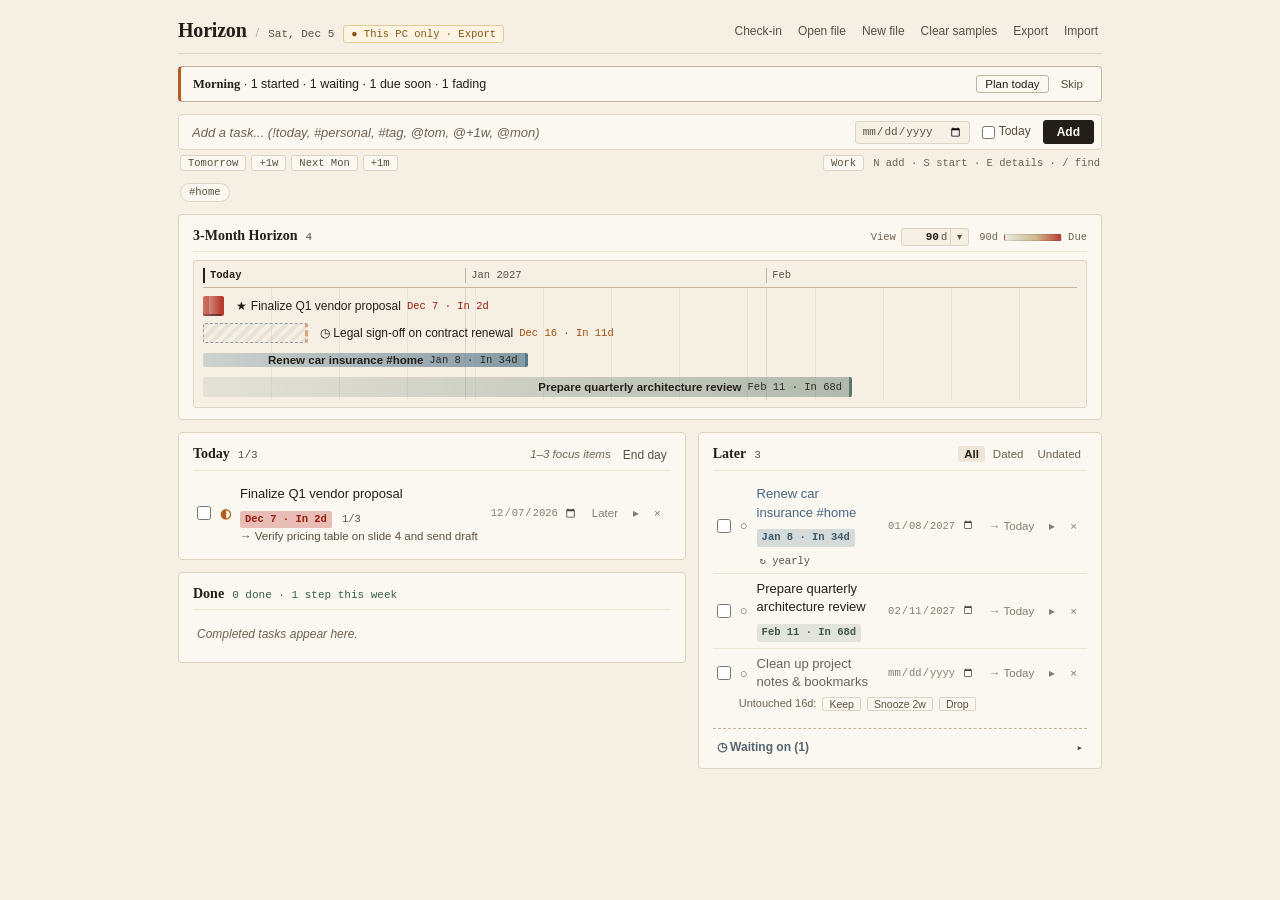
<file: index.html>
<!DOCTYPE html>
<html lang="en">
<head>
  <meta charset="UTF-8" />
  <meta name="viewport" content="width=device-width, initial-scale=1.0" />
  <title>Horizon</title>
  <link rel="stylesheet" href="styles.css" />
</head>
<body>
  <div class="shell">
    <!-- Compact Top Bar -->
    <header class="topbar">
      <div class="topbar-left">
        <h1>Horizon</h1>
        <span class="sep">/</span>
        <span class="meta-mono" id="today-label"></span>
        <button type="button" class="status-pill" id="storage-tag" title="Storage status">Loading...</button>
      </div>
      <div class="topbar-right">
        <button type="button" class="text-btn" id="checkin-open-btn" title="Open morning check-in">Check-in</button>
        <button type="button" class="text-btn hidden" id="reconnect-file-btn" title="Reconnect to your previously linked tasks.json">Reconnect</button>
        <button type="button" class="text-btn hidden" id="link-file-btn" title="Open an existing tasks.json and auto-save changes to it">Open file</button>
        <button type="button" class="text-btn hidden" id="new-file-btn" title="Create a new tasks.json file and auto-save changes to it">New file</button>
        <button type="button" class="text-btn hidden" id="clear-samples-btn">Clear samples</button>
        <button type="button" class="text-btn" id="export-btn">Export</button>
        <button type="button" class="text-btn" id="import-btn" title="Merge tasks from a JSON file">Import</button>
        <input type="file" id="import-input" accept="application/json,.json" class="sr-only" tabindex="-1" />
      </div>
    </header>

    <!-- System Alert / Sync Banner (priority over check-in; at most one banner at a time) -->
    <div class="system-banner hidden" id="system-banner" role="alert">
      <span id="system-banner-text"></span>
      <div class="system-banner-actions" id="system-banner-actions"></div>
    </div>

    <!-- Inline Morning Check-in Banner & 20-Second Card Stack -->
    <section class="checkin-banner hidden" id="checkin-banner" aria-label="Morning check-in"></section>

    <!-- Single-line Quick Capture + Compact Quick Chips -->
    <form id="add-task-form" class="capture-wrap" aria-label="Add task">
      <div class="capture-bar">
        <input
          type="text"
          id="task-title-input"
          class="capture-input"
          placeholder="Add a task... (!today, #personal, #tag, @tom, @+1w, @mon)"
          autocomplete="off"
          required
        />
        <input type="date" id="task-date-input" class="capture-date" aria-label="Optional deadline" title="Optional deadline" />
        <label class="capture-check" title="Add to Today's Focus (cap 3)">
          <input type="checkbox" id="task-today-input" />
          <span>Today</span>
        </label>
        <button type="submit" class="btn-add">Add</button>
      </div>
      <div class="capture-chips">
        <div class="capture-chip-group" aria-label="Quick deadlines">
          <button type="button" class="chip-btn" data-quick-date="tomorrow">Tomorrow</button>
          <button type="button" class="chip-btn" data-quick-date="+1w">+1w</button>
          <button type="button" class="chip-btn" data-quick-date="next-mon">Next Mon</button>
          <button type="button" class="chip-btn" data-quick-date="+1m">+1m</button>
        </div>
        <div class="capture-chip-group">
          <button type="button" class="chip-btn area-chip" id="capture-area-btn" title="Toggle Work / Personal (or type #personal)">Work</button>
          <span class="shortcut-hint" aria-hidden="true">N add · S start · E details · / find</span>
        </div>
      </div>
    </form>

    <!-- Optional Quick-Search Bar (press / to filter; Esc clears) -->
    <div class="search-bar hidden" id="search-bar">
      <input
        type="text"
        id="search-input"
        class="search-input"
        placeholder="Filter tasks, next steps, or waiting on... (Esc to close)"
        aria-label="Filter tasks"
        autocomplete="off"
      />
      <button type="button" class="row-btn" id="search-clear-btn" aria-label="Clear filter">×</button>
    </div>

    <!-- Lightweight #Tag Filter Strip -->
    <div class="tag-bar hidden" id="tag-bar" role="group" aria-label="Filter by tag">
      <div class="tag-chips" id="tag-chips"></div>
      <button type="button" class="text-btn clear-tag-btn hidden" id="clear-tag-btn">Clear tag</button>
    </div>

    <!-- Compact Horizontal Calendar Stripe -->
    <section class="block timeline-block" aria-label="Horizon timeline">
      <div class="block-head">
        <div class="block-title">
          <h2 id="horizon-heading">3-Month Horizon</h2>
          <span class="meta-mono" id="timeline-count">0</span>
        </div>
        <div class="horizon-head-right">
          <div class="horizon-range" id="horizon-range">
            <label class="horizon-range-label" for="horizon-days-input">View</label>
            <div class="horizon-combo">
              <input
                type="text"
                inputmode="numeric"
                id="horizon-days-input"
                class="horizon-days-input"
                value="90"
                maxlength="4"
                autocomplete="off"
                role="combobox"
                aria-label="Horizon view in days"
                aria-expanded="false"
                aria-controls="horizon-preset-menu"
                aria-autocomplete="none"
                title="Enter any number of days (1–730) or choose a preset"
              />
              <span class="horizon-days-unit" aria-hidden="true">d</span>
              <button
                type="button"
                id="horizon-preset-toggle"
                class="horizon-preset-toggle"
                aria-label="Choose horizon preset"
                aria-expanded="false"
                aria-controls="horizon-preset-menu"
                title="Quick presets"
              >▾</button>
              <div class="horizon-preset-menu hidden" id="horizon-preset-menu" role="listbox" aria-label="Horizon presets">
                <button type="button" class="horizon-preset-option" role="option" data-horizon="7"><span>7d</span><span class="preset-hint">1 week</span></button>
                <button type="button" class="horizon-preset-option" role="option" data-horizon="14"><span>14d</span><span class="preset-hint">2 weeks</span></button>
                <button type="button" class="horizon-preset-option" role="option" data-horizon="30"><span>30d</span><span class="preset-hint">1 month</span></button>
                <button type="button" class="horizon-preset-option" role="option" data-horizon="90"><span>90d</span><span class="preset-hint">3 months</span></button>
                <button type="button" class="horizon-preset-option" role="option" data-horizon="180"><span>180d</span><span class="preset-hint">6 months</span></button>
                <button type="button" class="horizon-preset-option" role="option" data-horizon="365"><span>365d</span><span class="preset-hint">1 year</span></button>
              </div>
            </div>
          </div>
          <div class="legend" aria-hidden="true">
            <span id="legend-horizon-label">90d</span>
            <span class="legend-bar"></span>
            <span>Due</span>
          </div>
        </div>
      </div>

      <div class="overdue-row hidden" id="overdue-strip"></div>

      <div class="timeline-scroll">
        <div class="timeline-canvas">
          <div class="timeline-axis" id="timeline-months"></div>
          <div class="timeline-grid" id="timeline-grid"></div>
          <div class="timeline-lanes" id="timeline-lanes"></div>
          <div class="timeline-beyond-note hidden" id="timeline-beyond"></div>
        </div>
      </div>

      <div class="section-foot hidden" id="timeline-foot">
        <button type="button" class="text-btn show-more-btn" id="timeline-more-btn"></button>
      </div>

      <!-- Inline quick-actions strip when a timeline bar is clicked -->
      <div class="timeline-inspector hidden" id="timeline-inspector"></div>
    </section>

    <!-- Compact Two-Column Lists (3 zones: Today, Later + Waiting, Done) -->
    <main class="columns">
      <div class="col">
        <section class="block" aria-label="Today's Focus">
          <div class="block-head">
            <div class="block-title">
              <h2>Today</h2>
              <span class="meta-mono" id="today-count">0/3</span>
            </div>
            <div class="head-right">
              <span class="nudge" id="focus-nudge">Focus cap: 3</span>
              <button type="button" class="text-btn hidden" id="end-day-btn" title="Check that started tasks have a 'where I left off' note">End day</button>
            </div>
          </div>
          <div class="swap-prompt hidden" id="today-swap-prompt"></div>
          <ul class="list" id="today-list"></ul>
          <div class="empty hidden" id="today-empty">Nothing set for today.</div>
        </section>

        <section class="block" aria-label="Completed">
          <div class="block-head">
            <div class="block-title">
              <h2>Done</h2>
              <span class="meta-mono ok-text" id="wins-week-badge">0 this week</span>
            </div>
            <button type="button" class="text-btn hidden" id="clear-done-btn">Clear</button>
          </div>
          <ul class="list" id="done-list"></ul>
          <button type="button" class="text-btn show-more-btn hidden" id="done-more-btn"></button>
          <div class="empty hidden" id="done-empty">Completed tasks appear here.</div>
        </section>
      </div>

      <div class="col">
        <section class="block" aria-label="Later">
          <div class="block-head">
            <div class="block-title">
              <h2>Later</h2>
              <span class="meta-mono" id="later-count">0</span>
            </div>
            <div class="filters" role="group" aria-label="Filter later list">
              <button type="button" class="filter-btn active" data-filter="all">All</button>
              <button type="button" class="filter-btn" data-filter="dated">Dated</button>
              <button type="button" class="filter-btn" data-filter="flexible">Undated</button>
            </div>
          </div>
          <ul class="list" id="later-list"></ul>
          <div class="empty hidden" id="later-empty">Nothing waiting in Later.</div>

          <!-- Collapsible Waiting On group tucked inside Later -->
          <div class="waiting-section hidden" id="waiting-section">
            <button type="button" class="waiting-toggle" id="waiting-toggle" aria-expanded="false">
              <span id="waiting-toggle-label">Waiting on (0)</span>
              <span class="meta-mono" id="waiting-chevron">▸</span>
            </button>
            <ul class="list hidden" id="waiting-list"></ul>
          </div>
        </section>
      </div>
    </main>
  </div>

  <!-- Non-blocking Undo / Status Toast -->
  <div class="toast hidden" id="toast" role="status" aria-live="polite">
    <span id="toast-text"></span>
    <button type="button" class="toast-btn hidden" id="toast-undo-btn">Undo</button>
    <button type="button" class="toast-close" id="toast-close-btn" aria-label="Dismiss">×</button>
  </div>

  <script src="logic.js"></script>
  <script src="app.js"></script>
</body>
</html>
</file>
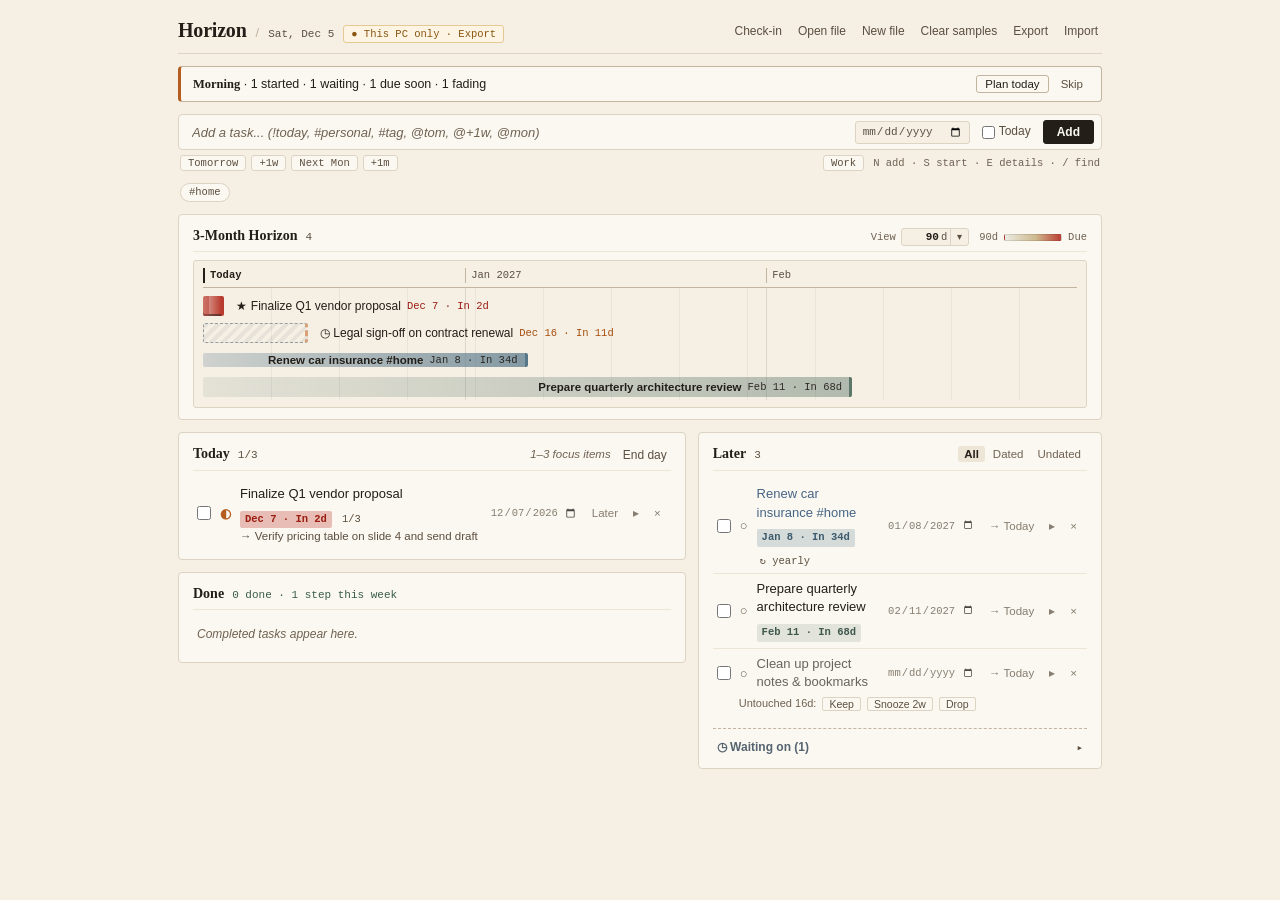
<file: horizon-portable.html>
<!DOCTYPE html>
<html lang="en">
<head>
  <meta charset="UTF-8" />
  <meta name="viewport" content="width=device-width, initial-scale=1.0" />
  <title>Horizon</title>
  <style>
:root {
  --bg: #f5efe4;
  --surface: #fbf8f1;
  --surface-alt: #ede5d6;
  --border: #ddd3c2;
  --border-strong: #c2b49e;
  --ink: #231e18;
  --muted: #5b4f40;
  --soft: #6f6252;
  --danger: #b03227;
  --danger-bg: #f9eae7;
  --amber: #8a5610;
  --amber-bg: #fdf4e3;
  --ok: #395c4b;
  --ok-bg: #edf5ef;
  --started: #b45d1f;
  --waiting: #556470;
  --personal: #456585;
  --radius: 4px;
  --serif: Georgia, "Times New Roman", serif;
  --mono: ui-monospace, "Cascadia Mono", Consolas, "Courier New", monospace;
}

* {
  box-sizing: border-box;
}

body {
  margin: 0;
  background: var(--bg);
  color: var(--ink);
  font-family: -apple-system, BlinkMacSystemFont, "Segoe UI", Roboto, sans-serif;
  font-size: 13px;
  line-height: 1.45;
}

.hidden {
  display: none !important;
}

.sr-only {
  position: absolute;
  width: 1px;
  height: 1px;
  padding: 0;
  margin: -1px;
  overflow: hidden;
  clip: rect(0, 0, 0, 0);
  border: 0;
}

button {
  font-family: inherit;
  cursor: pointer;
}

button:focus-visible,
select:focus-visible,
textarea:focus-visible,
input:focus-visible {
  outline: 2px solid var(--ink);
  outline-offset: 1px;
}

.shell {
  max-width: 960px;
  margin: 0 auto;
  padding: 16px 18px 48px;
  display: flex;
  flex-direction: column;
  gap: 12px;
}

/* Top Bar */
.topbar {
  display: flex;
  align-items: center;
  justify-content: space-between;
  gap: 10px;
  padding-bottom: 8px;
  border-bottom: 1px solid var(--border);
  flex-wrap: wrap;
}

.topbar-left {
  display: flex;
  align-items: baseline;
  gap: 9px;
  flex-wrap: wrap;
}

.topbar h1 {
  margin: 0;
  font-family: var(--serif);
  font-size: 20px;
  font-weight: 700;
  letter-spacing: -0.01em;
  color: var(--ink);
}

.sep {
  color: var(--border-strong);
}

.meta-mono {
  font-family: var(--mono);
  font-size: 11px;
  color: var(--muted);
  font-variant-numeric: tabular-nums;
}

/* Honest Storage Status Pill */
.status-pill {
  font-family: var(--mono);
  font-size: 10.5px;
  border-radius: 3px;
  padding: 2px 7px;
  border: 1px solid var(--border);
  background: var(--surface);
  color: var(--muted);
}

.status-pill.is-synced {
  color: var(--ok);
  border-color: #b7cbbd;
  background: var(--ok-bg);
}

.status-pill.is-local {
  color: var(--amber);
  border-color: #e4c995;
  background: var(--amber-bg);
}

.status-pill.is-error {
  color: var(--danger);
  border-color: #e4b5ae;
  background: var(--danger-bg);
  font-weight: 600;
}

.topbar-right {
  display: flex;
  align-items: center;
  gap: 8px;
  flex-wrap: wrap;
}

.text-btn {
  background: none;
  border: none;
  padding: 2px 4px;
  font-size: 12px;
  color: var(--muted);
  border-radius: 2px;
}

.text-btn:hover {
  color: var(--ink);
  text-decoration: underline;
}

/* Inline System Alert / Sync Banner */
.system-banner {
  display: flex;
  align-items: center;
  justify-content: space-between;
  gap: 10px;
  flex-wrap: wrap;
  padding: 7px 11px;
  border-radius: var(--radius);
  font-size: 12px;
  border: 1px solid #e4c995;
  background: var(--amber-bg);
  color: var(--ink);
}

.system-banner.is-error {
  border-color: #e4b5ae;
  background: var(--danger-bg);
  color: var(--danger);
}

.system-banner-actions {
  display: flex;
  align-items: center;
  gap: 6px;
}

.banner-btn {
  border: 1px solid var(--border-strong);
  background: var(--surface);
  color: var(--ink);
  border-radius: 3px;
  padding: 2px 8px;
  font-size: 11.5px;
  font-weight: 500;
}

.banner-btn:hover {
  background: var(--surface-alt);
}

/* Capture Bar + Quick Chips */
.capture-wrap {
  display: flex;
  flex-direction: column;
  gap: 5px;
}

.capture-bar {
  display: flex;
  align-items: center;
  gap: 6px;
  background: var(--surface);
  border: 1px solid var(--border);
  border-radius: var(--radius);
  padding: 5px 7px;
}

.capture-bar:focus-within {
  border-color: var(--border-strong);
}

.capture-chips {
  display: flex;
  align-items: center;
  justify-content: space-between;
  gap: 8px;
  flex-wrap: wrap;
  padding: 0 2px;
}

.capture-chip-group {
  display: inline-flex;
  align-items: center;
  gap: 5px;
  flex-wrap: wrap;
}

.chip-btn {
  border: 1px solid var(--border);
  background: var(--surface);
  color: var(--muted);
  border-radius: 3px;
  padding: 1px 7px;
  font-family: var(--mono);
  font-size: 10.5px;
}

.chip-btn:hover {
  border-color: var(--border-strong);
  color: var(--ink);
}

.chip-btn.is-active {
  background: var(--surface-alt);
  border-color: var(--ink);
  color: var(--ink);
  font-weight: 600;
}

.area-chip.is-personal {
  border-color: #9bb1c7;
  background: #edf3f8;
  color: var(--personal);
  font-weight: 600;
}

.shortcut-hint {
  font-family: var(--mono);
  font-size: 10.5px;
  color: var(--soft);
  margin-left: 4px;
}

/* Inline Morning Check-in Banner & Card Stack */
.checkin-banner {
  background: var(--surface);
  border: 1px solid var(--border-strong);
  border-left: 3px solid var(--started);
  border-radius: var(--radius);
  padding: 8px 12px;
  display: flex;
  flex-direction: column;
  gap: 8px;
}

.checkin-summary-row {
  display: flex;
  align-items: center;
  justify-content: space-between;
  gap: 10px;
  flex-wrap: wrap;
  font-size: 12.5px;
}

.checkin-summary-text strong {
  font-family: var(--serif);
}

.checkin-wins-line {
  font-family: var(--mono);
  font-size: 11px;
  color: var(--ok);
  font-weight: 600;
}

.checkin-export-row {
  display: flex;
  align-items: center;
  justify-content: space-between;
  gap: 8px;
  flex-wrap: wrap;
  padding-top: 6px;
  border-top: 1px dashed var(--border);
  font-size: 11.5px;
  color: var(--amber);
}

.checkin-card {
  display: flex;
  align-items: center;
  justify-content: space-between;
  gap: 10px;
  flex-wrap: wrap;
  padding: 8px 10px;
  background: var(--bg);
  border: 1px solid var(--border);
  border-radius: 3px;
}

.checkin-card-body {
  display: flex;
  flex-direction: column;
  gap: 2px;
  min-width: 0;
  flex: 1 1 260px;
}

.checkin-card-kicker {
  font-family: var(--mono);
  font-size: 10.5px;
  color: var(--soft);
}

.checkin-card-title {
  font-size: 13px;
  font-weight: 600;
  color: var(--ink);
}

.checkin-card-sub {
  font-size: 11.5px;
  color: var(--muted);
}

.checkin-card-actions {
  display: flex;
  align-items: center;
  gap: 5px;
  flex-wrap: wrap;
}

/* Quick-Search Bar (press / to filter) */
.search-bar {
  display: flex;
  align-items: center;
  gap: 6px;
  background: var(--surface);
  border: 1px solid var(--border-strong);
  border-radius: var(--radius);
  padding: 4px 8px;
}

.search-input {
  flex: 1;
  min-width: 0;
  border: none;
  background: transparent;
  font-size: 12.5px;
  color: var(--ink);
  padding: 2px 4px;
}

/* Lightweight #Tag Filter Strip */
.tag-bar {
  display: flex;
  align-items: center;
  gap: 8px;
  flex-wrap: wrap;
  padding: 0 2px;
}

.tag-chips {
  display: inline-flex;
  align-items: center;
  flex-wrap: wrap;
  gap: 4px;
}

.tag-chip {
  font-family: var(--mono);
  font-size: 10.5px;
  color: var(--muted);
  background: var(--surface);
  border: 1px solid var(--border);
  border-radius: 99px;
  padding: 1px 8px;
  line-height: 1.4;
}

.tag-chip:hover {
  color: var(--ink);
  border-color: var(--border-strong);
  background: var(--surface-alt);
}

.tag-chip.active {
  background: var(--ink);
  color: var(--surface);
  border-color: var(--ink);
  font-weight: 600;
}

.clear-tag-btn {
  font-size: 11px;
  margin-left: auto;
}

.head-right {
  display: inline-flex;
  align-items: center;
  gap: 8px;
}

.capture-input {
  flex: 1 1 200px;
  min-width: 0;
  border: none;
  background: transparent;
  padding: 4px 6px;
  font-size: 13px;
  color: var(--ink);
  border-radius: 2px;
}

.capture-input::placeholder {
  color: var(--soft);
  font-style: italic;
}

.capture-date {
  border: 1px solid var(--border);
  border-radius: 3px;
  background: var(--bg);
  color: var(--muted);
  font-family: var(--mono);
  font-size: 11px;
  padding: 3px 6px;
}

.capture-check {
  display: inline-flex;
  align-items: center;
  gap: 4px;
  font-size: 12px;
  color: var(--muted);
  padding: 3px 6px;
  border-radius: 3px;
  user-select: none;
  cursor: pointer;
}

.capture-check:hover {
  background: var(--surface-alt);
  color: var(--ink);
}

.capture-check input {
  margin: 0;
  accent-color: var(--danger);
}

.btn-add {
  background: var(--ink);
  color: #fbf8f1;
  border: 1px solid var(--ink);
  border-radius: 3px;
  padding: 4px 13px;
  font-size: 12px;
  font-weight: 600;
}

.btn-add:hover {
  background: #3b3329;
}

/* Warm Paper Editorial Blocks */
.block {
  background: var(--surface);
  border: 1px solid var(--border);
  border-radius: var(--radius);
  padding: 11px 14px;
}

.block-head {
  display: flex;
  align-items: baseline;
  justify-content: space-between;
  gap: 8px;
  margin-bottom: 8px;
  padding-bottom: 5px;
  border-bottom: 1px solid var(--surface-alt);
  flex-wrap: wrap;
}

.block-title {
  display: flex;
  align-items: baseline;
  gap: 8px;
}

.block-head h2 {
  margin: 0;
  font-family: var(--serif);
  font-size: 14px;
  font-weight: 700;
  color: var(--ink);
}

.ok-text {
  color: var(--ok);
}

.nudge {
  font-size: 11.5px;
  font-style: italic;
  color: var(--soft);
}

.nudge.is-heavy {
  color: var(--danger);
  font-style: normal;
  font-weight: 600;
}

/* Inline Today Cap Swap Prompt */
.swap-prompt {
  display: flex;
  flex-wrap: wrap;
  align-items: center;
  gap: 6px;
  margin-bottom: 8px;
  padding: 7px 9px;
  background: var(--amber-bg);
  border: 1px solid #e4c995;
  border-radius: 3px;
  font-size: 12px;
}

.swap-prompt-label {
  font-weight: 600;
  color: var(--amber);
}

/* Paper Desk Horizon Header, Custom Days Control & Timeline */
.horizon-head-right {
  display: inline-flex;
  align-items: center;
  gap: 10px;
  flex-wrap: wrap;
}

.horizon-range {
  display: inline-flex;
  align-items: center;
  gap: 5px;
}

.horizon-range-label {
  font-family: var(--mono);
  font-size: 10.5px;
  color: var(--soft);
  user-select: none;
}

.horizon-combo {
  position: relative;
  display: inline-flex;
  align-items: center;
  background: var(--bg);
  border: 1px solid var(--border);
  border-radius: 3px;
  transition: border-color 0.12s ease, background 0.12s ease;
}

.horizon-combo:focus-within {
  border-color: var(--ink);
  background: var(--surface);
}

.horizon-days-input {
  width: 38px;
  border: none;
  background: transparent;
  color: var(--ink);
  font-family: var(--mono);
  font-size: 11px;
  font-weight: 700;
  font-variant-numeric: tabular-nums;
  text-align: right;
  padding: 2px 1px 2px 5px;
  outline: none;
}

.horizon-days-input:focus-visible {
  outline: none;
}

.horizon-days-unit {
  font-family: var(--mono);
  font-size: 10.5px;
  color: var(--muted);
  padding: 0 3px 0 1px;
  user-select: none;
}

.horizon-preset-toggle {
  border: none;
  border-left: 1px solid var(--border);
  background: transparent;
  color: var(--muted);
  font-size: 10px;
  line-height: 1;
  padding: 3px 6px;
  border-radius: 0 2px 2px 0;
}

.horizon-preset-toggle:hover,
.horizon-preset-toggle[aria-expanded="true"] {
  background: var(--surface-alt);
  color: var(--ink);
}

.horizon-preset-menu {
  position: absolute;
  top: calc(100% + 4px);
  right: 0;
  z-index: 50;
  min-width: 132px;
  background: var(--surface);
  border: 1px solid var(--border-strong);
  border-radius: var(--radius);
  box-shadow: 0 6px 16px rgba(35, 30, 24, 0.12);
  padding: 3px;
  display: flex;
  flex-direction: column;
  gap: 1px;
}

.horizon-preset-option {
  display: flex;
  align-items: center;
  justify-content: space-between;
  gap: 12px;
  width: 100%;
  border: none;
  background: transparent;
  color: var(--ink);
  font-family: var(--mono);
  font-size: 11px;
  padding: 4px 7px;
  border-radius: 2px;
  text-align: left;
  white-space: nowrap;
}

.horizon-preset-option:hover,
.horizon-preset-option:focus-visible {
  background: var(--surface-alt);
}

.horizon-preset-option.active {
  background: var(--bg);
  font-weight: 700;
  box-shadow: inset 0 0 0 1px var(--border-strong);
}

.preset-hint {
  font-family: inherit;
  font-size: 10px;
  font-weight: 400;
  color: var(--soft);
}

.legend {
  display: inline-flex;
  align-items: center;
  gap: 6px;
  font-family: var(--mono);
  font-size: 10.5px;
  color: var(--soft);
}

.legend-bar {
  width: 58px;
  height: 7px;
  border-radius: 2px;
  background: linear-gradient(
    to right,
    rgba(92, 118, 106, 0.1) 0%,
    rgba(168, 134, 58, 0.55) 55%,
    rgba(185, 58, 46, 0.98) 100%
  );
  border: 1px solid rgba(35, 30, 24, 0.12);
}

.overdue-row {
  display: flex;
  align-items: center;
  flex-wrap: wrap;
  gap: 6px;
  margin-bottom: 8px;
  padding: 5px 8px;
  background: var(--danger-bg);
  border: 1px solid #e4bdb6;
  border-radius: 3px;
  font-size: 11.5px;
}

.overdue-label {
  font-family: var(--mono);
  font-size: 10.5px;
  font-weight: 700;
  text-transform: uppercase;
  color: var(--danger);
}

.overdue-chip-group {
  display: inline-flex;
  align-items: stretch;
  border-radius: 2px;
  overflow: hidden;
  border: 1px solid rgba(138, 36, 28, 0.35);
}

.overdue-chip {
  background: var(--danger);
  color: #fdfaf4;
  border: none;
  border-radius: 0;
  padding: 2px 7px;
  font-size: 11.5px;
  font-weight: 500;
}

.overdue-chip:hover {
  filter: brightness(0.93);
}

.overdue-snooze-btn {
  background: #fdfaf4;
  color: var(--danger);
  border: none;
  border-left: 1px solid rgba(138, 36, 28, 0.25);
  padding: 2px 6px;
  font-family: var(--mono);
  font-size: 10px;
  font-weight: 700;
}

.overdue-snooze-btn:hover {
  background: #f5d6d0;
  color: #8a241c;
}

.timeline-scroll {
  overflow-x: auto;
}

.timeline-canvas {
  position: relative;
  min-width: 680px;
  width: 100%;
  background: var(--bg);
  border: 1px solid var(--border);
  border-radius: 3px;
  padding: 7px 9px 9px;
}

.timeline-axis {
  position: relative;
  height: 20px;
  border-bottom: 1px solid var(--border-strong);
  margin-bottom: 7px;
}

.month-marker {
  position: absolute;
  top: 0;
  height: 15px;
  padding-left: 5px;
  border-left: 1px solid var(--border-strong);
  font-family: var(--mono);
  font-size: 10.5px;
  color: var(--muted);
  display: flex;
  align-items: center;
  white-space: nowrap;
}

.month-marker.is-today {
  border-left: 2px solid var(--ink);
  color: var(--ink);
  font-weight: 700;
}

.month-marker.is-accent {
  border-left: 1px solid var(--border-strong);
  color: var(--ink);
  font-weight: 600;
}

.month-marker.is-minor {
  border-left: 1px solid var(--border);
  color: var(--soft);
}

.timeline-grid {
  position: absolute;
  top: 27px;
  bottom: 7px;
  left: 9px;
  right: 9px;
  pointer-events: none;
}

.grid-line {
  position: absolute;
  top: 0;
  bottom: 0;
  width: 1px;
  background: rgba(35, 30, 24, 0.05);
}

.grid-line.is-major {
  background: rgba(35, 30, 24, 0.12);
}

.timeline-lanes {
  position: relative;
  display: flex;
  flex-direction: column;
  gap: 5px;
  max-height: 224px;
  overflow-y: auto;
  scrollbar-gutter: stable;
}

.timeline-lanes.is-expanded {
  max-height: none;
  overflow-y: visible;
}

.section-foot {
  margin-top: 6px;
  padding-top: 4px;
  border-top: 1px dashed var(--surface-alt);
  display: flex;
  justify-content: flex-end;
}

.timeline-empty {
  color: var(--soft);
  font-style: italic;
  font-size: 12px;
  padding: 8px 4px;
}

.timeline-lane {
  position: relative;
  height: 22px;
  display: flex;
  align-items: center;
  flex-shrink: 0;
  min-width: 0;
}

/* Watercolor wash fading left-to-right into a solid right-edge deadline cap */
.timeline-bar {
  position: relative;
  height: 20px;
  border-radius: 2px;
  border: none;
  border-right: 3px solid transparent;
  display: flex;
  align-items: center;
  justify-content: flex-end;
  padding: 0 7px;
  flex-shrink: 0;
  max-width: 100%;
  overflow: hidden;
  transition: filter 0.1s ease;
}

.timeline-bar:hover {
  filter: brightness(0.94);
}

.timeline-bar.is-personal {
  height: 14px;
}

.timeline-bar.is-today-star {
  box-shadow: inset 0 -2px 0 rgba(35, 30, 24, 0.55);
}

.timeline-bar.is-waiting {
  opacity: 0.58;
  border: 1px dashed var(--waiting);
  border-right: 3px dashed var(--waiting);
  background-image: repeating-linear-gradient(
    -45deg,
    rgba(85, 100, 112, 0.14),
    rgba(85, 100, 112, 0.14) 4px,
    transparent 4px,
    transparent 8px
  ) !important;
}

/* Left-side solid fill showing started / partial progress */
.timeline-progress-fill {
  position: absolute;
  left: 0;
  top: 0;
  bottom: 0;
  pointer-events: none;
  opacity: 0.5;
}

.timeline-bar-label {
  position: relative;
  z-index: 1;
  font-size: 11.5px;
  font-weight: 600;
  white-space: nowrap;
  overflow: hidden;
  text-overflow: ellipsis;
  min-width: 0;
  flex: 0 1 auto;
}

.timeline-bar-meta {
  position: relative;
  z-index: 1;
  font-family: var(--mono);
  font-size: 10.5px;
  opacity: 0.92;
  margin-left: 6px;
  white-space: nowrap;
  flex-shrink: 0;
}

.timeline-outside-label {
  display: inline-flex;
  align-items: center;
  gap: 6px;
  margin-left: 7px;
  padding: 1px 5px;
  border: none;
  border-radius: 2px;
  background: transparent;
  color: var(--ink);
  font-size: 12px;
  white-space: nowrap;
  min-width: 0;
  overflow: hidden;
}

.timeline-outside-label:hover {
  background: var(--surface-alt);
}

.timeline-outside-title {
  font-weight: 500;
  overflow: hidden;
  text-overflow: ellipsis;
  white-space: nowrap;
}

.timeline-outside-meta {
  font-family: var(--mono);
  font-size: 10.5px;
  flex-shrink: 0;
}

.timeline-beyond-note {
  position: relative;
  display: flex;
  align-items: center;
  flex-wrap: wrap;
  gap: 5px;
  margin-top: 6px;
  padding-top: 5px;
  border-top: 1px dotted var(--border);
  font-family: var(--mono);
  font-size: 10.5px;
  color: var(--muted);
}

.beyond-label {
  font-weight: 700;
  text-transform: uppercase;
  font-size: 10px;
  color: var(--muted);
  margin-right: 2px;
}

.beyond-chip {
  background: var(--surface);
  color: var(--ink);
  border: 1px solid var(--border);
  border-radius: 2px;
  padding: 1px 6px;
  font-family: var(--mono);
  font-size: 10.5px;
}

.beyond-chip:hover {
  background: var(--surface-alt);
  border-color: var(--border-strong);
}

.timeline-inspector {
  margin-top: 8px;
  padding: 6px 9px;
  border: 1px solid var(--border);
  border-radius: 3px;
  background: var(--bg);
  display: flex;
  align-items: center;
  justify-content: space-between;
  gap: 8px;
  flex-wrap: wrap;
  font-size: 12px;
}

.timeline-inspector-info {
  display: flex;
  align-items: baseline;
  gap: 8px;
  flex-wrap: wrap;
  min-width: 0;
}

.timeline-inspector-actions {
  display: flex;
  align-items: center;
  gap: 5px;
  flex-wrap: wrap;
}

/* Two-Column Layout */
.columns {
  display: grid;
  grid-template-columns: 1fr 1fr;
  gap: 12px;
  align-items: start;
}

@media (max-width: 740px) {
  .columns {
    grid-template-columns: 1fr;
  }
}

.col {
  display: flex;
  flex-direction: column;
  gap: 12px;
}

.filters {
  display: inline-flex;
  gap: 2px;
}

.filter-btn {
  border: none;
  background: transparent;
  color: var(--soft);
  font-size: 11.5px;
  padding: 2px 6px;
  border-radius: 3px;
}

.filter-btn:hover {
  color: var(--ink);
}

.filter-btn.active {
  background: var(--surface-alt);
  color: var(--ink);
  font-weight: 600;
}

/* Hairline-divided Notebook Rows */
.list {
  list-style: none;
  margin: 0;
  padding: 0;
}

.task-item {
  display: flex;
  flex-direction: column;
  gap: 4px;
  padding: 6px 4px;
  border-top: 1px solid var(--surface-alt);
}

.task-item:first-child {
  border-top: none;
}

.task-item:hover {
  background: #f5efe4;
}

.task-item.is-done .task-title {
  text-decoration: line-through;
  color: var(--soft);
}

.task-item.is-personal .task-title {
  color: var(--personal);
}

/* Fading ink: untouched tasks gradually dim while staying WCAG AA legible */
.task-item.is-fading .task-body {
  opacity: var(--ink-alpha, 0.68);
  transition: opacity 0.15s ease;
}

.task-item.is-fading:hover .task-body,
.task-item.is-fading:focus-within .task-body {
  opacity: 1;
}

.stale-bar {
  margin-left: 22px;
  display: flex;
  align-items: center;
  gap: 6px;
  flex-wrap: wrap;
  font-size: 11px;
  color: var(--soft);
}

.stale-btn {
  border: 1px solid var(--border);
  background: var(--surface);
  color: var(--muted);
  border-radius: 2px;
  padding: 0 6px;
  font-size: 10.5px;
}

.stale-btn:hover {
  background: var(--surface-alt);
  color: var(--ink);
}

.stale-btn.is-drop:hover {
  color: var(--danger);
  background: var(--danger-bg);
  border-color: #e4b5ae;
}

.task-main-row {
  display: flex;
  align-items: center;
  gap: 7px;
}

.task-checkbox {
  width: 14px;
  height: 14px;
  margin: 0;
  accent-color: var(--ok);
  cursor: pointer;
  flex-shrink: 0;
}

/* Single state glyph per row: ○ todo | ◐ started | ◷ waiting */
.stage-btn {
  border: none;
  background: transparent;
  padding: 0 2px;
  font-size: 13px;
  line-height: 1;
  color: var(--soft);
  flex-shrink: 0;
  border-radius: 2px;
}

.stage-btn:hover {
  background: var(--surface-alt);
  color: var(--ink);
}

.stage-btn.is-started {
  color: var(--started);
  font-weight: 700;
}

.stage-btn.is-waiting {
  color: var(--waiting);
}

.task-body {
  flex: 1;
  min-width: 0;
  display: flex;
  flex-direction: column;
  gap: 2px;
}

.task-line {
  display: flex;
  align-items: baseline;
  gap: 7px;
  flex-wrap: wrap;
}

.task-title {
  font-size: 13px;
  color: var(--ink);
  word-break: break-word;
  cursor: text;
}

.task-title-input {
  width: 100%;
  font-family: inherit;
  font-size: 13px;
  color: var(--ink);
  background: var(--surface);
  border: 1px solid var(--border-strong);
  border-radius: 2px;
  padding: 1px 5px;
}

.next-step-line {
  font-size: 11.5px;
  color: var(--muted);
  white-space: nowrap;
  overflow: hidden;
  text-overflow: ellipsis;
  background: none;
  border: none;
  padding: 0;
  text-align: left;
  max-width: 100%;
}

.next-step-line:hover {
  color: var(--ink);
  text-decoration: underline;
}

.next-step-line.is-waiting-line {
  color: var(--waiting);
}

.due-tag {
  font-family: var(--mono);
  font-size: 10.5px;
  font-weight: 600;
  padding: 1px 5px;
  border-radius: 2px;
  white-space: nowrap;
}

.done-date {
  font-family: var(--mono);
  font-size: 10.5px;
  color: var(--soft);
}

/* Quiet plain-text subtask progress & recurrence indicators on collapsed row */
.subtask-count-btn,
.recurrence-pill {
  border: none;
  background: transparent;
  padding: 0 3px;
  font-family: var(--mono);
  font-size: 10.5px;
  color: var(--muted);
  border-radius: 2px;
}

.subtask-count-btn:hover,
.recurrence-pill:hover {
  background: var(--surface-alt);
  color: var(--ink);
}

.detail-recurrence-row {
  display: flex;
  align-items: center;
  justify-content: space-between;
  gap: 8px;
}

.detail-recurrence-select {
  font-family: var(--mono);
  font-size: 11px;
  color: var(--ink);
  background: var(--surface);
  border: 1px solid var(--border);
  border-radius: 3px;
  padding: 2px 6px;
}

.detail-recurrence-select:disabled {
  opacity: 0.65;
  cursor: default;
}

/* Expanded Task Detail Drawer (mini-checklist + notes with clickable links) */
.task-detail {
  margin-left: 22px;
  margin-top: 3px;
  padding: 7px 9px;
  background: var(--bg);
  border: 1px solid var(--border);
  border-radius: 3px;
  display: flex;
  flex-direction: column;
  gap: 8px;
}

.detail-label {
  font-family: var(--mono);
  font-size: 10px;
  text-transform: uppercase;
  letter-spacing: 0.04em;
  color: var(--soft);
}

.subtask-list {
  list-style: none;
  margin: 0;
  padding: 0;
  display: flex;
  flex-direction: column;
  gap: 3px;
}

.subtask-row {
  display: flex;
  align-items: center;
  gap: 6px;
  font-size: 12px;
}

.subtask-row.is-done .subtask-title {
  text-decoration: line-through;
  color: var(--soft);
}

.subtask-title {
  flex: 1;
  min-width: 0;
  word-break: break-word;
}

.subtask-add-row {
  display: flex;
  align-items: center;
  gap: 5px;
}

.notes-block {
  display: flex;
  flex-direction: column;
  gap: 4px;
  padding-top: 6px;
  border-top: 1px solid var(--border);
}

.notes-head {
  display: flex;
  align-items: center;
  justify-content: space-between;
  gap: 6px;
}

.notes-view {
  font-size: 12px;
  color: var(--ink);
  white-space: pre-wrap;
  word-break: break-word;
  line-height: 1.45;
}

.notes-link {
  color: var(--personal);
  text-decoration: underline;
  word-break: break-all;
}

.notes-link:hover {
  color: var(--ink);
}

.notes-textarea {
  width: 100%;
  min-height: 58px;
  resize: vertical;
  font-family: inherit;
  font-size: 12px;
  line-height: 1.45;
  color: var(--ink);
  background: var(--surface);
  border: 1px solid var(--border-strong);
  border-radius: 3px;
  padding: 5px 7px;
}

.notes-actions {
  display: flex;
  align-items: center;
  gap: 6px;
}

.task-actions {
  display: flex;
  align-items: center;
  gap: 3px;
  flex-shrink: 0;
  opacity: 0.72;
  transition: opacity 0.12s ease;
}

.task-item:hover .task-actions,
.task-item:focus-within .task-actions {
  opacity: 1;
}

.inline-date-input {
  font-family: var(--mono);
  font-size: 10.5px;
  border: 1px solid transparent;
  border-radius: 2px;
  padding: 1px 4px;
  color: var(--muted);
  background: transparent;
  width: 98px;
}

.task-item:hover .inline-date-input,
.inline-date-input:focus {
  border-color: var(--border);
  background: var(--surface);
}

.row-btn {
  border: none;
  background: transparent;
  color: var(--muted);
  border-radius: 2px;
  padding: 2px 6px;
  font-size: 11.5px;
}

.row-btn:hover {
  background: var(--surface-alt);
  color: var(--ink);
}

.row-btn.del:hover {
  color: var(--danger);
  background: var(--danger-bg);
}

/* Inline Stage / Next-Step / Waiting Editor */
.stage-editor {
  margin-left: 22px;
  padding: 6px 8px;
  background: var(--bg);
  border: 1px solid var(--border);
  border-radius: 3px;
  display: flex;
  flex-direction: column;
  gap: 6px;
}

.stage-editor-tabs {
  display: flex;
  align-items: center;
  gap: 4px;
  flex-wrap: wrap;
}

.stage-chip {
  border: 1px solid var(--border);
  background: var(--surface);
  color: var(--muted);
  border-radius: 3px;
  padding: 2px 7px;
  font-size: 11px;
}

.stage-chip.active {
  border-color: var(--ink);
  background: var(--ink);
  color: #fbf8f1;
}

.stage-editor-row {
  display: flex;
  align-items: center;
  gap: 6px;
}

.stage-editor-input {
  flex: 1;
  min-width: 0;
  border: 1px solid var(--border-strong);
  border-radius: 3px;
  background: var(--surface);
  color: var(--ink);
  font-family: inherit;
  font-size: 12px;
  padding: 3px 7px;
}

.stage-editor-hint {
  font-size: 11px;
  font-style: italic;
  color: var(--started);
}

/* Waiting On Collapsible Subsection */
.waiting-section {
  margin-top: 10px;
  padding-top: 8px;
  border-top: 1px dashed var(--border-strong);
}

.waiting-toggle {
  width: 100%;
  display: flex;
  align-items: center;
  justify-content: space-between;
  background: transparent;
  border: none;
  padding: 3px 4px;
  border-radius: 3px;
  font-size: 12px;
  font-weight: 600;
  color: var(--waiting);
}

.waiting-toggle:hover {
  background: var(--surface-alt);
}

.show-more-btn {
  margin-top: 6px;
  font-size: 11.5px;
}

.empty {
  color: var(--soft);
  font-style: italic;
  font-size: 12px;
  padding: 8px 4px;
}

/* Undo / Status Toast */
.toast {
  position: fixed;
  right: 18px;
  bottom: 18px;
  z-index: 50;
  display: inline-flex;
  align-items: center;
  gap: 10px;
  background: var(--ink);
  color: #fbf8f1;
  padding: 8px 12px;
  border-radius: var(--radius);
  font-size: 12px;
  box-shadow: 0 4px 16px rgba(35, 30, 24, 0.22);
}

.toast-btn {
  border: 1px solid rgba(251, 248, 241, 0.35);
  background: transparent;
  color: #fbf8f1;
  border-radius: 3px;
  padding: 2px 8px;
  font-size: 11.5px;
  font-weight: 600;
}

.toast-btn:hover {
  background: rgba(251, 248, 241, 0.14);
}

.toast-close {
  border: none;
  background: transparent;
  color: rgba(251, 248, 241, 0.75);
  font-size: 14px;
  line-height: 1;
  padding: 0 2px;
}

.toast-close:hover {
  color: #fff;
}

  </style>
</head>
<body>
  <div class="shell">
    <!-- Compact Top Bar -->
    <header class="topbar">
      <div class="topbar-left">
        <h1>Horizon</h1>
        <span class="sep">/</span>
        <span class="meta-mono" id="today-label"></span>
        <button type="button" class="status-pill" id="storage-tag" title="Storage status">Loading...</button>
      </div>
      <div class="topbar-right">
        <button type="button" class="text-btn" id="checkin-open-btn" title="Open morning check-in">Check-in</button>
        <button type="button" class="text-btn hidden" id="reconnect-file-btn" title="Reconnect to your previously linked tasks.json">Reconnect</button>
        <button type="button" class="text-btn hidden" id="link-file-btn" title="Open an existing tasks.json and auto-save changes to it">Open file</button>
        <button type="button" class="text-btn hidden" id="new-file-btn" title="Create a new tasks.json file and auto-save changes to it">New file</button>
        <button type="button" class="text-btn hidden" id="clear-samples-btn">Clear samples</button>
        <button type="button" class="text-btn" id="export-btn">Export</button>
        <button type="button" class="text-btn" id="import-btn" title="Merge tasks from a JSON file">Import</button>
        <input type="file" id="import-input" accept="application/json,.json" class="sr-only" tabindex="-1" />
      </div>
    </header>

    <!-- System Alert / Sync Banner (priority over check-in; at most one banner at a time) -->
    <div class="system-banner hidden" id="system-banner" role="alert">
      <span id="system-banner-text"></span>
      <div class="system-banner-actions" id="system-banner-actions"></div>
    </div>

    <!-- Inline Morning Check-in Banner & 20-Second Card Stack -->
    <section class="checkin-banner hidden" id="checkin-banner" aria-label="Morning check-in"></section>

    <!-- Single-line Quick Capture + Compact Quick Chips -->
    <form id="add-task-form" class="capture-wrap" aria-label="Add task">
      <div class="capture-bar">
        <input
          type="text"
          id="task-title-input"
          class="capture-input"
          placeholder="Add a task... (!today, #personal, #tag, @tom, @+1w, @mon)"
          autocomplete="off"
          required
        />
        <input type="date" id="task-date-input" class="capture-date" aria-label="Optional deadline" title="Optional deadline" />
        <label class="capture-check" title="Add to Today's Focus (cap 3)">
          <input type="checkbox" id="task-today-input" />
          <span>Today</span>
        </label>
        <button type="submit" class="btn-add">Add</button>
      </div>
      <div class="capture-chips">
        <div class="capture-chip-group" aria-label="Quick deadlines">
          <button type="button" class="chip-btn" data-quick-date="tomorrow">Tomorrow</button>
          <button type="button" class="chip-btn" data-quick-date="+1w">+1w</button>
          <button type="button" class="chip-btn" data-quick-date="next-mon">Next Mon</button>
          <button type="button" class="chip-btn" data-quick-date="+1m">+1m</button>
        </div>
        <div class="capture-chip-group">
          <button type="button" class="chip-btn area-chip" id="capture-area-btn" title="Toggle Work / Personal (or type #personal)">Work</button>
          <span class="shortcut-hint" aria-hidden="true">N add · S start · E details · / find</span>
        </div>
      </div>
    </form>

    <!-- Optional Quick-Search Bar (press / to filter; Esc clears) -->
    <div class="search-bar hidden" id="search-bar">
      <input
        type="text"
        id="search-input"
        class="search-input"
        placeholder="Filter tasks, next steps, or waiting on... (Esc to close)"
        aria-label="Filter tasks"
        autocomplete="off"
      />
      <button type="button" class="row-btn" id="search-clear-btn" aria-label="Clear filter">×</button>
    </div>

    <!-- Lightweight #Tag Filter Strip -->
    <div class="tag-bar hidden" id="tag-bar" role="group" aria-label="Filter by tag">
      <div class="tag-chips" id="tag-chips"></div>
      <button type="button" class="text-btn clear-tag-btn hidden" id="clear-tag-btn">Clear tag</button>
    </div>

    <!-- Compact Horizontal Calendar Stripe -->
    <section class="block timeline-block" aria-label="Horizon timeline">
      <div class="block-head">
        <div class="block-title">
          <h2 id="horizon-heading">3-Month Horizon</h2>
          <span class="meta-mono" id="timeline-count">0</span>
        </div>
        <div class="horizon-head-right">
          <div class="horizon-range" id="horizon-range">
            <label class="horizon-range-label" for="horizon-days-input">View</label>
            <div class="horizon-combo">
              <input
                type="text"
                inputmode="numeric"
                id="horizon-days-input"
                class="horizon-days-input"
                value="90"
                maxlength="4"
                autocomplete="off"
                role="combobox"
                aria-label="Horizon view in days"
                aria-expanded="false"
                aria-controls="horizon-preset-menu"
                aria-autocomplete="none"
                title="Enter any number of days (1–730) or choose a preset"
              />
              <span class="horizon-days-unit" aria-hidden="true">d</span>
              <button
                type="button"
                id="horizon-preset-toggle"
                class="horizon-preset-toggle"
                aria-label="Choose horizon preset"
                aria-expanded="false"
                aria-controls="horizon-preset-menu"
                title="Quick presets"
              >▾</button>
              <div class="horizon-preset-menu hidden" id="horizon-preset-menu" role="listbox" aria-label="Horizon presets">
                <button type="button" class="horizon-preset-option" role="option" data-horizon="7"><span>7d</span><span class="preset-hint">1 week</span></button>
                <button type="button" class="horizon-preset-option" role="option" data-horizon="14"><span>14d</span><span class="preset-hint">2 weeks</span></button>
                <button type="button" class="horizon-preset-option" role="option" data-horizon="30"><span>30d</span><span class="preset-hint">1 month</span></button>
                <button type="button" class="horizon-preset-option" role="option" data-horizon="90"><span>90d</span><span class="preset-hint">3 months</span></button>
                <button type="button" class="horizon-preset-option" role="option" data-horizon="180"><span>180d</span><span class="preset-hint">6 months</span></button>
                <button type="button" class="horizon-preset-option" role="option" data-horizon="365"><span>365d</span><span class="preset-hint">1 year</span></button>
              </div>
            </div>
          </div>
          <div class="legend" aria-hidden="true">
            <span id="legend-horizon-label">90d</span>
            <span class="legend-bar"></span>
            <span>Due</span>
          </div>
        </div>
      </div>

      <div class="overdue-row hidden" id="overdue-strip"></div>

      <div class="timeline-scroll">
        <div class="timeline-canvas">
          <div class="timeline-axis" id="timeline-months"></div>
          <div class="timeline-grid" id="timeline-grid"></div>
          <div class="timeline-lanes" id="timeline-lanes"></div>
          <div class="timeline-beyond-note hidden" id="timeline-beyond"></div>
        </div>
      </div>

      <div class="section-foot hidden" id="timeline-foot">
        <button type="button" class="text-btn show-more-btn" id="timeline-more-btn"></button>
      </div>

      <!-- Inline quick-actions strip when a timeline bar is clicked -->
      <div class="timeline-inspector hidden" id="timeline-inspector"></div>
    </section>

    <!-- Compact Two-Column Lists (3 zones: Today, Later + Waiting, Done) -->
    <main class="columns">
      <div class="col">
        <section class="block" aria-label="Today's Focus">
          <div class="block-head">
            <div class="block-title">
              <h2>Today</h2>
              <span class="meta-mono" id="today-count">0/3</span>
            </div>
            <div class="head-right">
              <span class="nudge" id="focus-nudge">Focus cap: 3</span>
              <button type="button" class="text-btn hidden" id="end-day-btn" title="Check that started tasks have a 'where I left off' note">End day</button>
            </div>
          </div>
          <div class="swap-prompt hidden" id="today-swap-prompt"></div>
          <ul class="list" id="today-list"></ul>
          <div class="empty hidden" id="today-empty">Nothing set for today.</div>
        </section>

        <section class="block" aria-label="Completed">
          <div class="block-head">
            <div class="block-title">
              <h2>Done</h2>
              <span class="meta-mono ok-text" id="wins-week-badge">0 this week</span>
            </div>
            <button type="button" class="text-btn hidden" id="clear-done-btn">Clear</button>
          </div>
          <ul class="list" id="done-list"></ul>
          <button type="button" class="text-btn show-more-btn hidden" id="done-more-btn"></button>
          <div class="empty hidden" id="done-empty">Completed tasks appear here.</div>
        </section>
      </div>

      <div class="col">
        <section class="block" aria-label="Later">
          <div class="block-head">
            <div class="block-title">
              <h2>Later</h2>
              <span class="meta-mono" id="later-count">0</span>
            </div>
            <div class="filters" role="group" aria-label="Filter later list">
              <button type="button" class="filter-btn active" data-filter="all">All</button>
              <button type="button" class="filter-btn" data-filter="dated">Dated</button>
              <button type="button" class="filter-btn" data-filter="flexible">Undated</button>
            </div>
          </div>
          <ul class="list" id="later-list"></ul>
          <div class="empty hidden" id="later-empty">Nothing waiting in Later.</div>

          <!-- Collapsible Waiting On group tucked inside Later -->
          <div class="waiting-section hidden" id="waiting-section">
            <button type="button" class="waiting-toggle" id="waiting-toggle" aria-expanded="false">
              <span id="waiting-toggle-label">Waiting on (0)</span>
              <span class="meta-mono" id="waiting-chevron">▸</span>
            </button>
            <ul class="list hidden" id="waiting-list"></ul>
          </div>
        </section>
      </div>
    </main>
  </div>

  <!-- Non-blocking Undo / Status Toast -->
  <div class="toast hidden" id="toast" role="status" aria-live="polite">
    <span id="toast-text"></span>
    <button type="button" class="toast-btn hidden" id="toast-undo-btn">Undo</button>
    <button type="button" class="toast-close" id="toast-close-btn" aria-label="Dismiss">×</button>
  </div>

  <script>
/**
 * logic.js — Horizon Domain Logic (Single Source of Truth)
 *
 * Pure, dependency-free functions shared by browser UI (app.js) and Node tests.
 * No DOM, no fetch, no storage I/O here.
 *
 * Sections:
 *   1. Constants & Date Math (DST-safe local calendar arithmetic + quick capture)
 *   2. Schema v2 Normalization, v1 Migration & Multi-PC Merge
 *   3. Task Transitions, Starter Samples, Fading Ink & Morning Check-in
 *   4. Urgency Gradient, Timeline Geometry & Sorting
 *
 * Key Invariants (enforced in normalizeTask):
 *   - list:  "today" | "later" | "done"  (v1 "inbox" migrates to "later")
 *   - stage: "todo"  | "started" | "waiting"
 *   - list === "done"     => stage = "todo", waitingOn = null, completedAt set
 *   - stage === "waiting" => non-empty waitingOn (else falls back to "started")
 *                            and list !== "today" (moved to "later")
 *   - invalid dueDate     => sanitized to ""
 */

const SCHEMA_VERSION = 2;
const HORIZON_DAYS = 90;
const MIN_HORIZON_DAYS = 1;
const MAX_HORIZON_DAYS = 730;
const HORIZON_PRESETS = [7, 14, 30, 90, 180, 365];
const SHORT_WEEKDAYS = ["Sun", "Mon", "Tue", "Wed", "Thu", "Fri", "Sat"];
const SHORT_MONTHS = ["Jan", "Feb", "Mar", "Apr", "May", "Jun", "Jul", "Aug", "Sep", "Oct", "Nov", "Dec"];
const VALID_RECURRENCES = ["", "weekly", "monthly", "quarterly", "yearly"];
const AREA_TAG_TOKENS = new Set(["personal", "p", "work", "w"]);
const TODAY_CAP = 3;
const MAX_SUBTASKS = 7;
const MAX_NOTES_LENGTH = 4000;
const FRESH_DAYS = 7;
const STALE_DAYS = 14;
const MILESTONE_SAFE_DAYS = 21;
const TOMBSTONE_TTL_DAYS = 30;
const DATE_KEY_RE = /^(\d{4})-(\d{2})-(\d{2})$/;
const URL_TOKEN_RE = /https?:\/\/[^\s<>"{}|\\^`[\]]+/gi;

// ============================================================================
// 1. Date Math (local calendar dates, DST-safe)
// ============================================================================

function toDateKey(date) {
  const y = date.getFullYear();
  const m = String(date.getMonth() + 1).padStart(2, "0");
  const d = String(date.getDate()).padStart(2, "0");
  return `${y}-${m}-${d}`;
}

/** Strict YYYY-MM-DD parser. Rejects invalid calendars like 2026-02-30 or 2026-13-45. */
function parseDateKey(dateKey) {
  if (!dateKey || typeof dateKey !== "string") return null;
  const match = DATE_KEY_RE.exec(dateKey.trim());
  if (!match) return null;
  const y = Number(match[1]);
  const m = Number(match[2]);
  const d = Number(match[3]);
  const parsed = new Date(y, m - 1, d);
  if (parsed.getFullYear() !== y || parsed.getMonth() !== m - 1 || parsed.getDate() !== d) {
    return null;
  }
  return parsed;
}

/** Add whole calendar days to a Date or YYYY-MM-DD key (DST-safe). */
function addDaysKey(base, deltaDays) {
  const d = typeof base === "string" ? parseDateKey(base) : new Date(base.getTime());
  if (!d) return "";
  return toDateKey(new Date(d.getFullYear(), d.getMonth(), d.getDate() + deltaDays));
}

/** Add whole months to a calendar date, clamping to the target month's last day without day drift. */
function addMonthsClamped(year, monthIndex, anchorDay, months) {
  const total = year * 12 + monthIndex + months;
  const ny = Math.floor(total / 12);
  const nm = ((total % 12) + 12) % 12;
  const lastDay = new Date(ny, nm + 1, 0).getDate();
  return new Date(ny, nm, Math.min(anchorDay, lastDay));
}

/**
 * Compute next due date for a recurring task as "YYYY-MM-DD" ("" if invalid).
 * Steps forward from baseDateKey until strictly after today so overdue tasks catch up cleanly.
 */
function getNextRecurrenceDate(baseDateKey, recurrence, today = new Date()) {
  if (!recurrence || !VALID_RECURRENCES.includes(recurrence)) return "";
  const base = parseDateKey(baseDateKey);
  if (!base) return "";
  const todayKey = toDateKey(today);
  const anchorDay = base.getDate();

  const step = (n) => {
    if (recurrence === "weekly") {
      return new Date(base.getFullYear(), base.getMonth(), base.getDate() + 7 * n);
    }
    const monthsPerStep = recurrence === "monthly" ? 1 : recurrence === "quarterly" ? 3 : 12;
    return addMonthsClamped(base.getFullYear(), base.getMonth(), anchorDay, monthsPerStep * n);
  };

  let n = 1;
  let next = toDateKey(step(n));
  while (next <= todayKey && n < 200000) {
    n += 1;
    next = toDateKey(step(n));
  }
  return next;
}

/** Next occurrence of weekday (0=Sun..6=Sat), always strictly in the future (1..7 days). */
function getNextWeekdayKey(targetDow, today = new Date()) {
  const diff = (targetDow - today.getDay() + 7) % 7 || 7;
  return addDaysKey(today, diff);
}

/**
 * Parse lightweight quick-capture tokens from title text:
 *   !today, #personal/#p, #work/#w,
 *   @today, @tom/@tomorrow, @+Nd/@+Nw/@+Nm, @mon..@sun
 * Leaves custom #tags (e.g. #home, #health) intact in title.
 */
function parseQuickCapture(rawText, today = new Date()) {
  const dowMap = { sun: 0, mon: 1, tue: 2, wed: 3, thu: 4, fri: 5, sat: 6 };
  let list = null;
  let area = null;
  let dueDate = null;
  const kept = [];

  for (const token of String(rawText || "").trim().split(/\s+/)) {
    if (!token) continue;
    const low = token.toLowerCase();
    if (low === "!today") {
      list = "today";
      continue;
    }
    if (low === "#personal" || low === "#p") {
      area = "personal";
      continue;
    }
    if (low === "#work" || low === "#w") {
      area = "work";
      continue;
    }
    if (low === "@today") {
      dueDate = toDateKey(today);
      continue;
    }
    if (low === "@tom" || low === "@tomorrow") {
      dueDate = addDaysKey(today, 1);
      continue;
    }
    const rel = /^@\+(\d{1,4})([dwm])$/i.exec(low);
    if (rel) {
      const amount = parseInt(rel[1], 10);
      const unit = rel[2];
      if (unit === "m") {
        dueDate = toDateKey(
          addMonthsClamped(today.getFullYear(), today.getMonth(), today.getDate(), amount)
        );
      } else {
        const days = unit === "w" ? amount * 7 : amount;
        dueDate = addDaysKey(today, days);
      }
      continue;
    }
    if (low.startsWith("@") && Object.prototype.hasOwnProperty.call(dowMap, low.slice(1))) {
      dueDate = getNextWeekdayKey(dowMap[low.slice(1)], today);
      continue;
    }
    kept.push(token);
  }

  return { title: kept.join(" ").trim(), list, area, dueDate };
}

/** Extract unique lowercase #tags from text, excluding area shortcut tokens (#personal, #p, #work, #w). */
function extractTags(text) {
  if (typeof text !== "string") return [];
  const re = /(?:^|\s)#([\p{L}\p{N}][\p{L}\p{N}_-]{0,29})/gu;
  const seen = new Set();
  const tags = [];
  let match;
  while ((match = re.exec(text)) !== null) {
    const tag = match[1].toLowerCase();
    if (AREA_TAG_TOKENS.has(tag)) continue;
    if (!seen.has(tag)) {
      seen.add(tag);
      tags.push(tag);
    }
  }
  return tags;
}

/** Collect sorted unique #tags across titles and notes of active (non-deleted, non-done) tasks. */
function getAllTags(tasks) {
  const all = new Set();
  for (const t of tasks || []) {
    if (!t || t.deleted || t.list === "done") continue;
    extractTags(t.title).forEach((tag) => all.add(tag));
    extractTags(t.notes).forEach((tag) => all.add(tag));
  }
  return [...all].sort();
}

/** Whole calendar days from today to dueDateKey (UTC-noon diff avoids DST drift). */
function daysUntil(dueDateKey, today = new Date()) {
  const due = parseDateKey(dueDateKey);
  if (!due) return null;
  const dueUtc = Date.UTC(due.getFullYear(), due.getMonth(), due.getDate());
  const todayUtc = Date.UTC(today.getFullYear(), today.getMonth(), today.getDate());
  return Math.round((dueUtc - todayUtc) / 86400000);
}

function formatDaysLabel(days) {
  if (days === null || days === undefined || Number.isNaN(days)) return "";
  if (days < 0) return `${Math.abs(days)}d overdue`;
  if (days === 0) return "Today";
  if (days === 1) return "Tomorrow";
  return `In ${days}d`;
}

function formatShortDate(dateKey) {
  const d = parseDateKey(dateKey);
  if (!d) return "";
  return d.toLocaleDateString(undefined, { month: "short", day: "numeric" });
}

// ============================================================================
// 2. Schema v2 Normalization, v1 Migration & Multi-PC Merge
// ============================================================================

/**
 * Normalize flat checklist steps.
 * - Preserves up to 20 imported steps (UI caps new additions at MAX_SUBTASKS = 7).
 * - Deduplicates step IDs so toggling/deleting one step never collides with another.
 * - When loading from disk (todayStr = null), legacy done steps without completedAt keep null
 *   rather than falsely counting toward "this week".
 */
function normalizeSubtasks(raw, todayStr = null) {
  if (!Array.isArray(raw)) return [];
  const seenIds = new Set();
  const result = [];
  for (const s of raw) {
    if (result.length >= 20) break;
    if (!s || typeof s !== "object") continue;
    const rawTitle = typeof s.title === "string" ? s.title : typeof s.text === "string" ? s.text : "";
    if (!rawTitle.trim()) continue;
    let id = typeof s.id === "string" && s.id.trim() ? s.id.trim() : `s-${result.length + 1}`;
    if (seenIds.has(id)) {
      let n = 2;
      while (seenIds.has(`${id}-${n}`)) n += 1;
      id = `${id}-${n}`;
    }
    seenIds.add(id);
    const done = Boolean(s.done);
    const validComp = parseDateKey(s.completedAt) ? s.completedAt.trim() : null;
    result.push({
      id,
      title: rawTitle.trim(),
      done,
      completedAt: done ? (validComp || todayStr) : null,
    });
  }
  return result;
}

/**
 * Normalize any v1 or v2 task object into a canonical v2 task while preserving
 * unknown fields for forward compatibility.
 */
function normalizeTask(raw, now = new Date()) {
  if (!raw || typeof raw !== "object" || Array.isArray(raw)) return null;

  const nowMs = now.getTime();
  const todayStr = toDateKey(now);

  // Preserve unknown properties while removing legacy v1 "status" and "previousStatus" once migrated
  const base = { ...raw };
  delete base.status;
  delete base.previousStatus;

  const rawList = raw.list || raw.status || "later";
  let list = rawList === "inbox" ? "later" : rawList;
  if (list !== "today" && list !== "later" && list !== "done") list = "later";

  const area = raw.area === "personal" ? "personal" : "work";
  const title = typeof raw.title === "string" ? raw.title.trim() : "";
  if (!title && !raw.deleted) return null;

  const validDue = parseDateKey(raw.dueDate) ? raw.dueDate.trim() : "";
  const dueDateAuto = Boolean(raw.dueDateAuto && validDue);

  let stage = raw.stage === "started" || raw.stage === "waiting" ? raw.stage : "todo";
  let waitingOn = typeof raw.waitingOn === "string" ? raw.waitingOn.trim() : "";
  const nextStep = typeof raw.nextStep === "string" ? raw.nextStep.trim() : "";

  const createdAt = typeof raw.createdAt === "number" && Number.isFinite(raw.createdAt) ? raw.createdAt : nowMs;
  const updatedAt = typeof raw.updatedAt === "number" && Number.isFinite(raw.updatedAt) ? raw.updatedAt : createdAt;
  const touchedAt = typeof raw.touchedAt === "number" && Number.isFinite(raw.touchedAt) ? raw.touchedAt : createdAt;

  const deleted = Boolean(raw.deleted);
  const deletedAt = deleted
    ? (typeof raw.deletedAt === "number" && Number.isFinite(raw.deletedAt) ? raw.deletedAt : updatedAt)
    : null;

  let completedAt = null;
  if (list === "done") {
    stage = "todo";
    waitingOn = "";
    completedAt = parseDateKey(raw.completedAt) ? raw.completedAt.trim() : todayStr;
  } else {
    if (stage === "waiting") {
      if (!waitingOn) {
        stage = "started";
      } else if (list === "today") {
        // Waiting tasks cannot occupy a Today focus slot
        list = "later";
      }
    }
    if (stage !== "waiting") waitingOn = "";
  }

  const rawPrev = raw.prevList ?? raw.previousStatus;
  const prevList = rawPrev === "today" ? "today" : "later";
  const snoozedUntil = parseDateKey(raw.snoozedUntil) ? raw.snoozedUntil.trim() : null;
  const recurrence = VALID_RECURRENCES.includes(raw.recurrence) ? raw.recurrence : "";
  const recurrenceSpawnedId =
    typeof raw.recurrenceSpawnedId === "string" && raw.recurrenceSpawnedId.trim()
      ? raw.recurrenceSpawnedId.trim()
      : null;
  const rawId = raw.id !== null && raw.id !== undefined ? String(raw.id).trim() : "";
  const id = rawId || `t-${nowMs}-${Math.random().toString(36).slice(2, 7)}`;

  const task = {
    ...base,
    id,
    title: title || "(deleted)",
    area,
    list,
    stage,
    dueDate: validDue,
    dueDateAuto,
    prevList,
    nextStep,
    waitingOn: waitingOn || null,
    subtasks: normalizeSubtasks(raw.subtasks, null),
    notes: typeof raw.notes === "string" ? raw.notes.slice(0, MAX_NOTES_LENGTH) : "",
    recurrence,
    recurrenceSpawnedId,
    createdAt,
    touchedAt,
    updatedAt,
    snoozedUntil,
    completedAt,
    deleted,
    deletedAt,
  };

  if (raw.isSample) task.isSample = true;
  else delete task.isSample;

  return task;
}

/**
 * Parse either a v1 bare task array or a v2 envelope object.
 * Throws Error on malformed root shapes.
 */
function parseTaskDocument(raw, now = new Date()) {
  let rawTasks;
  let wasV1 = false;
  let savedAt = null;
  let savedBy = null;

  if (Array.isArray(raw)) {
    rawTasks = raw;
    wasV1 = true;
  } else if (raw && typeof raw === "object" && Array.isArray(raw.tasks)) {
    rawTasks = raw.tasks;
    wasV1 = Number(raw.schema) < SCHEMA_VERSION;
    savedAt = typeof raw.savedAt === "string" ? raw.savedAt : null;
    savedBy = typeof raw.savedBy === "string" ? raw.savedBy : null;
  } else {
    throw new Error("Expected a Horizon tasks.json array or schema-2 object.");
  }

  const seen = new Set();
  const tasks = [];
  for (const item of rawTasks) {
    const t = normalizeTask(item, now);
    if (t && !seen.has(t.id)) {
      seen.add(t.id);
      tasks.push(t);
    }
  }

  return { schema: SCHEMA_VERSION, wasV1, savedAt, savedBy, tasks };
}

function pruneTombstones(tasks, nowMs = Date.now()) {
  const cutoff = nowMs - TOMBSTONE_TTL_DAYS * 86400000;
  return tasks.filter((t) => !t.deleted || (t.deletedAt || t.updatedAt || 0) >= cutoff);
}

function serializeTaskDocument(tasks, savedBy = "local", now = new Date()) {
  const cleaned = pruneTombstones(
    tasks.map((t) => normalizeTask(t, now)).filter(Boolean),
    now.getTime()
  );
  return {
    schema: SCHEMA_VERSION,
    savedAt: now.toISOString(),
    savedBy,
    tasks: cleaned,
  };
}

/**
 * Conflict-free merge of two task lists by id using updatedAt (last-write-wins).
 * Deleted tasks are kept as tombstones for TOMBSTONE_TTL_DAYS so deletes sync across PCs.
 */
function mergeTaskLists(localTasks, remoteTasks, now = new Date()) {
  const byId = new Map();
  const order = [];

  const insert = (list, isRemote) => {
    for (const raw of list || []) {
      const task = normalizeTask(raw, now);
      if (!task) continue;
      const existing = byId.get(task.id);
      if (!existing) {
        byId.set(task.id, task);
        order.push(task.id);
      } else if (
        task.updatedAt > existing.updatedAt ||
        (task.updatedAt === existing.updatedAt && (isRemote || task.deleted))
      ) {
        byId.set(task.id, task);
      }
    }
  };

  insert(remoteTasks, true);
  insert(localTasks, false);
  return pruneTombstones(order.map((id) => byId.get(id)), now.getTime());
}

// ============================================================================
// 3. Task Transitions & Starter Samples
// ============================================================================

function createTask({ title, dueDate = "", list = "later", area = "work", stage = "todo", nextStep = "", waitingOn = null, recurrence = "" }, now = new Date()) {
  const cleanTitle = String(title || "").trim();
  if (!cleanTitle) throw new Error("Task title cannot be empty");

  const validDue = parseDateKey(dueDate) ? dueDate.trim() : "";
  const isToday = list === "today" && stage !== "waiting";
  const resolvedDue = isToday && !validDue ? toDateKey(now) : validDue;
  const dueDateAuto = isToday && !validDue;
  const nowMs = now.getTime();

  return normalizeTask(
    {
      id: `t-${nowMs}-${Math.random().toString(36).slice(2, 6)}`,
      title: cleanTitle,
      area,
      list: isToday ? "today" : "later",
      stage,
      dueDate: resolvedDue,
      dueDateAuto,
      prevList: isToday ? "today" : "later",
      nextStep,
      waitingOn,
      subtasks: [],
      notes: "",
      recurrence: VALID_RECURRENCES.includes(recurrence) ? recurrence : "",
      recurrenceSpawnedId: null,
      createdAt: nowMs,
      touchedAt: nowMs,
      updatedAt: nowMs,
      snoozedUntil: null,
      completedAt: null,
      deleted: false,
      deletedAt: null,
    },
    now
  );
}

/**
 * Pure state transition for editing a task.
 * Preserves prevList on done, clears auto-dates on Today->Later, updates touchedAt intentionally.
 */
function applyTaskTransition(task, patch, now = new Date()) {
  const next = { ...task };
  const nowMs = now.getTime();
  const todayStr = toDateKey(now);
  let touched = Boolean(patch.touch);

  if (patch.title !== undefined && typeof patch.title === "string") {
    const clean = patch.title.trim();
    if (clean && clean !== next.title) {
      next.title = clean;
      touched = true;
    }
  }

  if (patch.area === "work" || patch.area === "personal") {
    if (patch.area !== next.area) touched = true;
    next.area = patch.area;
  }

  if (patch.dueDate !== undefined) {
    const cleanDue = parseDateKey(patch.dueDate) ? patch.dueDate.trim() : "";
    if (cleanDue !== next.dueDate) touched = true;
    next.dueDate = cleanDue;
    next.dueDateAuto = false;
  }

  if (patch.nextStep !== undefined && typeof patch.nextStep === "string") {
    const cleanStep = patch.nextStep.trim();
    if (cleanStep !== next.nextStep) touched = true;
    next.nextStep = cleanStep;
  }

  if (patch.waitingOn !== undefined) {
    next.waitingOn = typeof patch.waitingOn === "string" ? patch.waitingOn.trim() || null : null;
    touched = true;
  }

  if (patch.stage === "todo" || patch.stage === "started" || patch.stage === "waiting") {
    if (patch.stage !== next.stage) touched = true;
    next.stage = patch.stage;
    if (patch.stage === "waiting" && next.list === "today") {
      next.list = "later";
    }
  }

  if (patch.subtasks !== undefined) {
    next.subtasks = normalizeSubtasks(patch.subtasks, todayStr);
    touched = true;
  }

  if (patch.notes !== undefined && typeof patch.notes === "string") {
    next.notes = patch.notes;
    touched = true;
  }

  if (patch.snoozedUntil !== undefined) {
    next.snoozedUntil = parseDateKey(patch.snoozedUntil) ? patch.snoozedUntil.trim() : null;
  }

  if (patch.recurrence !== undefined && VALID_RECURRENCES.includes(patch.recurrence)) {
    if (patch.recurrence !== (next.recurrence || "")) touched = true;
    next.recurrence = patch.recurrence;
  }

  if (patch.recurrenceSpawnedId !== undefined) {
    next.recurrenceSpawnedId =
      typeof patch.recurrenceSpawnedId === "string" && patch.recurrenceSpawnedId.trim()
        ? patch.recurrenceSpawnedId.trim()
        : null;
  }

  const targetList = patch.list !== undefined ? patch.list : patch.status === "inbox" ? "later" : patch.status;
  if (targetList === "today" || targetList === "later" || targetList === "done") {
    if (targetList !== next.list) touched = true;

    if (targetList === "done") {
      next.prevList = next.list === "today" ? "today" : "later";
      next.list = "done";
      next.completedAt = todayStr;
    } else if (targetList === "today") {
      next.list = "today";
      next.completedAt = null;
      if (next.stage === "waiting") next.stage = "started";
      if (!next.dueDate) {
        next.dueDate = todayStr;
        next.dueDateAuto = true;
      }
    } else {
      // Moving to "later" clears an auto-anchored today date so undated tasks don't become overdue
      if (next.dueDateAuto) {
        next.dueDate = "";
        next.dueDateAuto = false;
      }
      next.list = "later";
      next.completedAt = null;
    }
  }

  if (patch.deleted === true) {
    next.deleted = true;
    next.deletedAt = nowMs;
  } else if (patch.deleted === false) {
    next.deleted = false;
    next.deletedAt = null;
  } else {
    delete next.isSample;
  }

  next.updatedAt = nowMs;
  if (touched) next.touchedAt = nowMs;
  return normalizeTask(next, now);
}

/**
 * Spawn the next recurring occurrence when a recurring task transitions to done.
 * Returns { updatedCompleted, spawnedTask } or null if no spawn is needed/valid.
 */
function spawnNextRecurrence(completedTask, allTasks, now = new Date()) {
  if (!completedTask || !completedTask.recurrence || !VALID_RECURRENCES.includes(completedTask.recurrence)) {
    return null;
  }
  const existingSpawn =
    completedTask.recurrenceSpawnedId &&
    (allTasks || []).some((other) => other && !other.deleted && other.id === completedTask.recurrenceSpawnedId);
  if (existingSpawn) return null;

  const nextDue = getNextRecurrenceDate(
    completedTask.dueDate || toDateKey(now),
    completedTask.recurrence,
    now
  );
  if (!nextDue) return null;

  const nowMs = now.getTime();
  let spawnedId = `t-${nowMs}-${Math.random().toString(36).slice(2, 8)}`;
  const existingIds = new Set((allTasks || []).filter(Boolean).map((t) => t.id));
  while (existingIds.has(spawnedId)) {
    spawnedId = `t-${nowMs}-${Math.random().toString(36).slice(2, 8)}`;
  }

  const clonedSubs = Array.isArray(completedTask.subtasks)
    ? completedTask.subtasks.map((s, idx) => ({
        id: `s-${nowMs}-${idx}-${Math.random().toString(36).slice(2, 5)}`,
        title: s.title,
        done: false,
        completedAt: null,
      }))
    : [];

  const spawnedTask = normalizeTask(
    {
      id: spawnedId,
      title: completedTask.title,
      area: completedTask.area || "work",
      list: "later",
      stage: "todo",
      dueDate: nextDue,
      dueDateAuto: false,
      prevList: "later",
      nextStep: "",
      waitingOn: null,
      subtasks: clonedSubs,
      notes: completedTask.notes || "",
      recurrence: completedTask.recurrence,
      recurrenceSpawnedId: null,
      createdAt: nowMs,
      touchedAt: nowMs,
      updatedAt: nowMs,
      snoozedUntil: null,
      completedAt: null,
      deleted: false,
      deletedAt: null,
    },
    now
  );

  const updatedCompleted = normalizeTask(
    {
      ...completedTask,
      recurrenceSpawnedId: spawnedTask.id,
    },
    now
  );

  return { updatedCompleted, spawnedTask };
}

function createSampleTasks(now = new Date()) {
  const nowMs = now.getTime();
  return [
    normalizeTask({
      id: "sample-1",
      title: "Finalize Q1 vendor proposal",
      area: "work",
      list: "today",
      stage: "started",
      dueDate: addDaysKey(now, 2),
      nextStep: "Verify pricing table on slide 4 and send draft",
      subtasks: [
        { id: "s-1", title: "Collect vendor quotes", done: true, completedAt: toDateKey(now) },
        { id: "s-2", title: "Verify pricing table on slide 4", done: false, completedAt: null },
        { id: "s-3", title: "Send draft for review", done: false, completedAt: null },
      ],
      notes: "",
      createdAt: nowMs - 4000,
      isSample: true,
    }, now),
    normalizeTask({
      id: "sample-2",
      title: "Legal sign-off on contract renewal",
      area: "work",
      list: "later",
      stage: "waiting",
      waitingOn: "Ana (Legal)",
      dueDate: addDaysKey(now, 11),
      nextStep: "Ping if no reply by Thursday",
      createdAt: nowMs - 3000,
      isSample: true,
    }, now),
    normalizeTask({
      id: "sample-3",
      title: "Renew car insurance #home",
      area: "personal",
      list: "later",
      stage: "todo",
      dueDate: addDaysKey(now, 34),
      recurrence: "yearly",
      createdAt: nowMs - 2000,
      isSample: true,
    }, now),
    normalizeTask({
      id: "sample-4",
      title: "Prepare quarterly architecture review",
      area: "work",
      list: "later",
      stage: "todo",
      dueDate: addDaysKey(now, 68),
      createdAt: nowMs - 1000,
      isSample: true,
    }, now),
    normalizeTask({
      id: "sample-5",
      title: "Clean up project notes & bookmarks",
      area: "work",
      list: "later",
      stage: "todo",
      dueDate: "",
      createdAt: nowMs - 16 * 86400000,
      touchedAt: nowMs - 16 * 86400000,
      updatedAt: nowMs - 16 * 86400000,
      isSample: true,
    }, now),
  ];
}

// ============================================================================
// 3b. Fading Ink Freshness & Morning Check-in Summary
// ============================================================================

/**
 * Compute ink freshness for an active task.
 * - Full dark ink (1.0) for 0..7 days untouched; fades smoothly to 0.68 by day 14 (WCAG AA legible).
 * - Exempts done, waiting, and tasks snoozed through snoozedUntil (inclusive).
 * - Long-horizon milestones (>21d away) stay fresh; once inside 21d, age counts from max(touchedAt, dueDate - 21d)
 *   so they fade smoothly instead of dropping overnight.
 */
function getTaskFreshness(task, today = new Date()) {
  if (!task || task.deleted || task.list === "done" || task.stage === "waiting") {
    return { daysUntouched: 0, opacity: 1, isFading: false, isStale: false };
  }
  if (task.snoozedUntil) {
    const snoozeDays = daysUntil(task.snoozedUntil, today);
    if (snoozeDays !== null && snoozeDays >= 0) {
      return { daysUntouched: 0, opacity: 1, isFading: false, isStale: false };
    }
  }

  let refDate = new Date(task.touchedAt || task.createdAt || today.getTime());
  if (task.dueDate) {
    const dueDays = daysUntil(task.dueDate, today);
    if (dueDays !== null && dueDays > MILESTONE_SAFE_DAYS) {
      return { daysUntouched: 0, opacity: 1, isFading: false, isStale: false };
    }
    if (dueDays !== null) {
      const windowStart = parseDateKey(addDaysKey(task.dueDate, -MILESTONE_SAFE_DAYS));
      if (windowStart && windowStart.getTime() > refDate.getTime()) {
        refDate = windowStart;
      }
    }
  }

  const daysUntouched = Math.max(0, daysUntil(toDateKey(today), refDate) ?? 0);

  if (daysUntouched <= FRESH_DAYS) {
    return { daysUntouched, opacity: 1, isFading: false, isStale: false };
  }
  if (daysUntouched >= STALE_DAYS) {
    return { daysUntouched, opacity: 0.68, isFading: true, isStale: true };
  }
  const ratio = (daysUntouched - FRESH_DAYS) / (STALE_DAYS - FRESH_DAYS);
  const opacity = Number((1 - ratio * 0.32).toFixed(2));
  return { daysUntouched, opacity, isFading: true, isStale: false };
}

/**
 * Build the daily Morning Check-in counts and ordered walk-through card stack.
 * Order: all started tasks -> due soon (<=7d / overdue) -> waiting -> fading (14d+).
 */
function getMorningCheckinData(tasks, today = new Date()) {
  const active = (tasks || []).filter((t) => t && !t.deleted && t.list !== "done");
  const started = sortTasksByUrgency(active.filter((t) => t.stage === "started"), today);
  const waiting = sortTasksByUrgency(active.filter((t) => t.stage === "waiting"), today);

  const dueSoon = sortTasksByUrgency(
    active.filter((t) => {
      if (t.stage === "waiting" || !t.dueDate) return false;
      const d = daysUntil(t.dueDate, today);
      return d !== null && d <= 7;
    }),
    today
  );

  const fading = sortTasksByUrgency(
    active.filter((t) => getTaskFreshness(t, today).isStale),
    today
  );

  const seen = new Set();
  const cards = [];
  const pushCard = (task, kind) => {
    if (seen.has(task.id)) return;
    seen.add(task.id);
    cards.push({ task, kind });
  };

  started.forEach((t) => pushCard(t, "started"));
  dueSoon.forEach((t) => pushCard(t, "dueSoon"));
  waiting.forEach((t) => pushCard(t, "waiting"));
  fading.forEach((t) => pushCard(t, "fading"));

  return {
    counts: {
      started: started.length,
      waiting: waiting.length,
      dueSoon: dueSoon.length,
      fading: fading.length,
    },
    cards,
  };
}

// ============================================================================
// 4. Urgency Gradient, Timeline Geometry & Sorting
// ============================================================================

/** Parse and clamp custom horizon length in days (1..730). */
function parseHorizonDays(raw, fallback = HORIZON_DAYS) {
  const safeFallback =
    typeof fallback === "number" && Number.isFinite(fallback) && fallback >= MIN_HORIZON_DAYS
      ? Math.min(MAX_HORIZON_DAYS, Math.max(MIN_HORIZON_DAYS, Math.round(fallback)))
      : HORIZON_DAYS;

  let parsed = NaN;
  if (typeof raw === "number") {
    parsed = Number.isFinite(raw) ? Math.round(raw) : NaN;
  } else if (typeof raw === "string") {
    const match = /^\s*(\d+)\s*d?\s*$/i.exec(raw);
    if (match) parsed = parseInt(match[1], 10);
  }

  if (!Number.isFinite(parsed) || parsed < MIN_HORIZON_DAYS) return safeFallback;
  return Math.min(MAX_HORIZON_DAYS, Math.max(MIN_HORIZON_DAYS, parsed));
}

/** Human-friendly section heading for any horizon length in days. */
function getHorizonHeadingText(days) {
  const d = parseHorizonDays(days, HORIZON_DAYS);
  if (d === 1) return "1-Day Horizon";
  if (d === 7) return "1-Week Horizon";
  if (d === 14) return "2-Week Horizon";
  if (d === 21) return "3-Week Horizon";
  if (d === 90) return "3-Month Horizon";
  if (d === 180) return "6-Month Horizon";
  if (d === 365) return "1-Year Horizon";
  if (d === 730) return "2-Year Horizon";
  return `${d}-Day Horizon`;
}

function getGradientStyle(daysLeft, area = "work", horizonDays = HORIZON_DAYS) {
  if (daysLeft === null || daysLeft === undefined || Number.isNaN(daysLeft)) {
    return {
      closeness: 0,
      startAlpha: 0.08,
      endAlpha: 0.22,
      background: "linear-gradient(to right, rgba(110, 97, 80, 0.08) 0%, rgba(110, 97, 80, 0.22) 100%)",
      borderColor: "rgb(110, 97, 80)",
      textColor: "#231e18",
      badgeBg: "rgba(110, 97, 80, 0.14)",
      badgeColor: "rgb(80, 67, 50)",
    };
  }

  const horizon = parseHorizonDays(horizonDays, HORIZON_DAYS);
  const clamped = Math.max(0, Math.min(horizon, daysLeft));
  const closeness = 1 - clamped / horizon;

  let rgb;
  if (area === "personal") {
    // Cool slate-blue ramp for personal items so they stay distinct without badges
    if (daysLeft < 0) rgb = [155, 52, 58];
    else if (daysLeft <= 3) rgb = [62, 95, 132];
    else if (daysLeft <= 14) rgb = [74, 110, 140];
    else if (daysLeft <= 35) rgb = [88, 120, 138];
    else rgb = [104, 128, 138];
  } else {
    // Warm Paper Desk palette: calm sage -> ochre -> burnt sienna -> terracotta -> brick
    if (daysLeft < 0) rgb = [168, 38, 32];
    else if (daysLeft <= 3) rgb = [185, 58, 46];
    else if (daysLeft <= 14) rgb = [196, 108, 43];
    else if (daysLeft <= 35) rgb = [168, 134, 58];
    else rgb = [92, 118, 106];
  }

  const [r, g, b] = rgb;
  const startAlpha = Number((0.03 + closeness * 0.34).toFixed(2));
  const endAlpha = Number((0.26 + closeness * 0.74).toFixed(2));
  const useLightText = daysLeft <= 3 && closeness >= 0.85;
  const badgeDarken = area !== "personal" && daysLeft > 14 && daysLeft <= 35 ? 54 : 30;

  return {
    closeness: Number(closeness.toFixed(3)),
    startAlpha,
    endAlpha,
    background: `linear-gradient(to right, rgba(${r}, ${g}, ${b}, ${startAlpha}) 0%, rgba(${r}, ${g}, ${b}, ${endAlpha}) 100%)`,
    borderColor: `rgb(${r}, ${g}, ${b})`,
    textColor: useLightText ? "#fdfaf4" : "#231e18",
    badgeBg: `rgba(${r}, ${g}, ${b}, ${Number((0.11 + closeness * 0.2).toFixed(2))})`,
    badgeColor: `rgb(${Math.max(0, r - badgeDarken)}, ${Math.max(0, g - badgeDarken)}, ${Math.max(0, b - badgeDarken)})`,
  };
}

function getTimelineWidthPercent(daysLeft, horizonDays = HORIZON_DAYS) {
  if (daysLeft === null || daysLeft === undefined || Number.isNaN(daysLeft) || daysLeft <= 0) {
    return 2.5;
  }
  const horizon = parseHorizonDays(horizonDays, HORIZON_DAYS);
  const clamped = Math.min(horizon, daysLeft);
  const rawPercent = (clamped / horizon) * 100;
  return Math.min(100, Math.max(2.5, Number(rawPercent.toFixed(2))));
}

/** Progress fill ratio (0..1) drawn inside a started bar on the timeline. */
function getTaskProgressRatio(task) {
  if (!task || task.stage !== "started") return 0;
  const subs = Array.isArray(task.subtasks) ? task.subtasks : [];
  if (subs.length > 0) {
    const done = subs.filter((s) => s.done).length;
    return Math.max(0.08, done / subs.length);
  }
  return 0.08;
}

function getMonthMarkers(today = new Date(), horizonDays = HORIZON_DAYS) {
  const horizon = parseHorizonDays(horizonDays, HORIZON_DAYS);
  const start = new Date(today.getFullYear(), today.getMonth(), today.getDate());
  const markers = [{ label: "Today", percent: 0, isToday: true }];

  for (let offset = 1; offset <= horizon; offset++) {
    const d = new Date(start.getFullYear(), start.getMonth(), start.getDate() + offset);
    if (d.getDate() === 1) {
      const percent = Number(((offset / horizon) * 100).toFixed(2));
      if (percent >= 8 && percent <= 94) {
        const label =
          d.getMonth() === 0 ? `${SHORT_MONTHS[0]} ${d.getFullYear()}` : SHORT_MONTHS[d.getMonth()];
        markers.push({
          label,
          percent,
          isToday: false,
        });
      }
    }
  }
  return markers;
}

/**
 * Adaptive axis labels and vertical grid lines for any horizon length (1..730 days).
 * Option B: subtle daily grid + non-overlapping date landmarks for short spans (1..21d),
 * smooth scaling across medium (22..45d), classic (46..240d), and long (241..730d) views.
 */
function getTimelineAxis(today = new Date(), horizonDays = HORIZON_DAYS) {
  const horizon = parseHorizonDays(horizonDays, HORIZON_DAYS);
  const start = new Date(today.getFullYear(), today.getMonth(), today.getDate());
  const toPercent = (offset) => Number(((offset / horizon) * 100).toFixed(2));
  const dateAt = (offset) => new Date(start.getFullYear(), start.getMonth(), start.getDate() + offset);

  const markers = [{ label: "Today", percent: 0, isToday: true, isMajor: true, isAccent: false }];
  const gridLines = [];

  if (horizon <= 21) {
    const minGapPct = 15;
    const maxPct = 92;
    const minDayGap = Math.max(1, Math.ceil((minGapPct / 100) * horizon));
    const picked = [{ offset: 0, percent: 0 }];

    const canPlace = (pct) =>
      pct >= minGapPct &&
      pct <= maxPct &&
      picked.every((p) => Math.abs(p.percent - pct) >= minGapPct);

    const formatShortLabel = (dt) =>
      dt.getDate() === 1
        ? `${SHORT_MONTHS[dt.getMonth()]} 1`
        : `${SHORT_WEEKDAYS[dt.getDay()]} ${dt.getDate()}`;

    for (let d = 1; d < horizon; d++) {
      const dt = dateAt(d);
      const pct = toPercent(d);
      const isMajor = dt.getDate() === 1 || dt.getDay() === 1;
      gridLines.push({ percent: pct, isMajor });
    }

    for (let d = 1; d < horizon; d++) {
      const dt = dateAt(d);
      const pct = toPercent(d);
      if (dt.getDate() === 1 && canPlace(pct)) {
        picked.push({ offset: d, percent: pct, label: formatShortLabel(dt), isMajor: true, isAccent: true });
      }
    }

    for (let d = 1; d < horizon; d++) {
      const dt = dateAt(d);
      const pct = toPercent(d);
      if (dt.getDay() === 1 && canPlace(pct)) {
        picked.push({ offset: d, percent: pct, label: formatShortLabel(dt), isMajor: true, isAccent: true });
      }
    }

    picked.sort((a, b) => a.offset - b.offset);

    const anchors = [...picked, { offset: horizon, percent: 100 }];
    for (let i = 0; i < anchors.length - 1; i++) {
      const a = anchors[i];
      const b = anchors[i + 1];
      const spanPct = b.percent - a.percent;
      const spanDays = b.offset - a.offset;
      if (spanPct < minGapPct * 2 || spanDays < minDayGap * 2) continue;

      const maxPossible = Math.floor(spanDays / minDayGap) - 1;
      const desired = Math.max(1, Math.round(spanPct / 22) - 1);
      const count = Math.min(desired, maxPossible);
      if (count <= 0) continue;

      for (let k = 1; k <= count; k++) {
        const d = Math.round(a.offset + (spanDays * k) / (count + 1));
        if (d <= a.offset || d >= b.offset || d >= horizon) continue;
        const pct = toPercent(d);
        if (canPlace(pct)) {
          const dt = dateAt(d);
          picked.push({ offset: d, percent: pct, label: formatShortLabel(dt), isMajor: false, isAccent: false });
        }
      }
    }

    picked
      .filter((p) => p.offset > 0)
      .sort((a, b) => a.offset - b.offset)
      .forEach((p) => {
        markers.push({
          label: p.label,
          percent: p.percent,
          isToday: false,
          isMajor: p.isMajor,
          isAccent: p.isAccent,
        });
      });

    return { markers, gridLines };
  }

  if (horizon <= 45) {
    const minGapPct = 16;
    const maxPct = 92;
    const minDayGap = Math.max(1, Math.ceil((minGapPct / 100) * horizon));
    const majorOffsets = new Set();
    const picked = [{ offset: 0, percent: 0 }];

    const canPlace = (pct) =>
      pct >= minGapPct &&
      pct <= maxPct &&
      picked.every((p) => Math.abs(p.percent - pct) >= minGapPct);

    for (let d = 1; d < horizon; d++) {
      const dt = dateAt(d);
      if (dt.getDate() === 1) {
        const pct = toPercent(d);
        majorOffsets.add(d);
        gridLines.push({ percent: pct, isMajor: true });
        if (canPlace(pct)) {
          const label =
            dt.getMonth() === 0
              ? `${SHORT_MONTHS[0]} ${dt.getFullYear()}`
              : SHORT_MONTHS[dt.getMonth()];
          picked.push({ offset: d, percent: pct, label, isMajor: true, isAccent: true });
        }
      }
    }

    for (let d = 7; d < horizon; d += 7) {
      if (!majorOffsets.has(d)) {
        gridLines.push({ percent: toPercent(d), isMajor: false });
      }
    }
    gridLines.sort((a, b) => a.percent - b.percent);

    picked.sort((a, b) => a.offset - b.offset);
    const anchors = [...picked, { offset: horizon, percent: 100 }];
    for (let i = 0; i < anchors.length - 1; i++) {
      const a = anchors[i];
      const b = anchors[i + 1];
      const spanPct = b.percent - a.percent;
      const spanDays = b.offset - a.offset;
      if (spanPct < minGapPct * 2 || spanDays < minDayGap * 2) continue;

      const maxPossible = Math.floor(spanDays / minDayGap) - 1;
      const desired = Math.max(1, Math.round(spanPct / 26) - 1);
      const count = Math.min(desired, maxPossible);
      if (count <= 0) continue;

      for (let k = 1; k <= count; k++) {
        let d = Math.round(a.offset + (spanDays * k) / (count + 1));
        for (const delta of [0, -1, 1, -2, 2]) {
          const cand = d + delta;
          if (cand > a.offset && cand < b.offset && cand < horizon) {
            if (dateAt(cand).getDay() === 1 && canPlace(toPercent(cand))) {
              d = cand;
              break;
            }
          }
        }
        if (d <= a.offset || d >= b.offset || d >= horizon) continue;
        const pct = toPercent(d);
        if (canPlace(pct)) {
          const dt = dateAt(d);
          picked.push({
            offset: d,
            percent: pct,
            label: `${SHORT_MONTHS[dt.getMonth()]} ${dt.getDate()}`,
            isMajor: false,
            isAccent: false,
          });
        }
      }
    }

    picked
      .filter((p) => p.offset > 0)
      .sort((a, b) => a.offset - b.offset)
      .forEach((p) => {
        markers.push({
          label: p.label,
          percent: p.percent,
          isToday: false,
          isMajor: p.isMajor,
          isAccent: p.isAccent,
        });
      });

    return { markers, gridLines };
  }

  if (horizon <= 240) {
    const monthMarkers = getMonthMarkers(start, horizon);
    monthMarkers.forEach((m) => {
      if (!m.isToday) {
        markers.push({
          label: m.label,
          percent: m.percent,
          isToday: false,
          isMajor: true,
          isAccent: false,
        });
        gridLines.push({ percent: m.percent, isMajor: true });
      }
    });

    const tickStep = horizon > 90 ? 14 : 7;
    for (let d = tickStep; d < horizon; d += tickStep) {
      gridLines.push({ percent: toPercent(d), isMajor: false });
    }
    gridLines.sort((a, b) => a.percent - b.percent);
    return { markers, gridLines };
  }

  const minGapPct = 7.5;
  const maxPct = 94;
  const monthStarts = [];
  for (let d = 1; d < horizon; d++) {
    const dt = dateAt(d);
    if (dt.getDate() === 1) {
      const pct = toPercent(d);
      const isJan = dt.getMonth() === 0;
      const shortYear = String(dt.getFullYear()).slice(-2);
      const label = isJan ? `${SHORT_MONTHS[0]} '${shortYear}` : SHORT_MONTHS[dt.getMonth()];
      monthStarts.push({ offset: d, percent: pct, isJan, label });
    }
  }

  const picked = [{ offset: 0, percent: 0 }];
  const canPlace = (pct) =>
    pct >= minGapPct &&
    pct <= maxPct &&
    picked.every((p) => Math.abs(p.percent - pct) >= minGapPct);

  monthStarts.forEach((m) => {
    if (m.isJan && canPlace(m.percent)) {
      picked.push({ ...m, isMajor: true, isAccent: true });
    }
  });

  monthStarts.forEach((m) => {
    if (!m.isJan && canPlace(m.percent)) {
      picked.push({ ...m, isMajor: true, isAccent: false });
    }
  });

  const labeledOffsets = new Set(picked.filter((p) => p.offset > 0).map((p) => p.offset));
  monthStarts.forEach((m) => {
    gridLines.push({
      percent: m.percent,
      isMajor: m.isJan || labeledOffsets.has(m.offset),
    });
  });

  picked
    .filter((p) => p.offset > 0)
    .sort((a, b) => a.offset - b.offset)
    .forEach((p) => {
      markers.push({
        label: p.label,
        percent: p.percent,
        isToday: false,
        isMajor: true,
        isAccent: p.isAccent,
      });
    });

  return { markers, gridLines };
}

/** Count non-deleted tasks completed in the last 7 calendar days (inclusive, DST-safe). */
function countCompletedThisWeek(tasks, today = new Date()) {
  return getWeeklyMomentum(tasks, today, { lastWeek: false }).tasksDone;
}

/**
 * Compute weekly wins (completed tasks + completed subtask steps).
 * - lastWeek: false -> rolling 7 days [today-6d .. today]
 * - lastWeek: true  -> previous 7 days [today-7d .. today-1d] (ideal for Monday check-in)
 */
function getWeeklyMomentum(tasks, today = new Date(), { lastWeek = false } = {}) {
  const endDate = lastWeek
    ? new Date(today.getFullYear(), today.getMonth(), today.getDate() - 1)
    : new Date(today.getFullYear(), today.getMonth(), today.getDate());
  const startDate = new Date(endDate.getFullYear(), endDate.getMonth(), endDate.getDate() - 6);

  let tasksDone = 0;
  let stepsDone = 0;

  for (const t of tasks || []) {
    if (!t || t.deleted) continue;
    const isDone = t.list === "done" || t.status === "done";
    if (isDone && t.completedAt) {
      const d = parseDateKey(t.completedAt);
      if (d && d >= startDate && d <= endDate) tasksDone += 1;
    }
    if (Array.isArray(t.subtasks)) {
      for (const s of t.subtasks) {
        if (s && s.done && s.completedAt) {
          const sd = parseDateKey(s.completedAt);
          if (sd && sd >= startDate && sd <= endDate) stepsDone += 1;
        }
      }
    }
  }
  return { tasksDone, stepsDone };
}

/**
 * Safely split freeform note text into plain text and http(s) link tokens (no HTML parsing).
 * Strips trailing sentence punctuation from URLs cleanly.
 */
function tokenizeNotes(text) {
  const src = String(text || "");
  if (!src) return [];
  const tokens = [];
  let cursor = 0;
  URL_TOKEN_RE.lastIndex = 0;

  let match;
  while ((match = URL_TOKEN_RE.exec(src)) !== null) {
    if (match.index > cursor) {
      tokens.push({ type: "text", value: src.slice(cursor, match.index) });
    }
    let url = match[0];
    while (url.length > 0 && /[.,;:!?)]$/.test(url)) {
      if (url.endsWith(")")) {
        const opens = (url.match(/\(/g) || []).length;
        const closes = (url.match(/\)/g) || []).length;
        if (closes <= opens) break;
      }
      url = url.slice(0, -1);
    }
    if (/^https?:\/\/\S+$/i.test(url)) {
      tokens.push({ type: "link", href: url, label: url });
      cursor = match.index + url.length;
    } else {
      cursor = match.index;
    }
  }

  if (cursor < src.length) {
    tokens.push({ type: "text", value: src.slice(cursor) });
  }
  return tokens;
}

/** Sort active tasks: soonest valid deadline first, then started before todo, then newest. */
function sortTasksByUrgency(tasks, today = new Date()) {
  const stageRank = { started: 0, todo: 1, waiting: 2 };
  return [...tasks].sort((a, b) => {
    const da = a.dueDate ? daysUntil(a.dueDate, today) : null;
    const db = b.dueDate ? daysUntil(b.dueDate, today) : null;
    const va = da === null ? Infinity : da;
    const vb = db === null ? Infinity : db;
    if (va !== vb) return va - vb;
    const sa = stageRank[a.stage] ?? 1;
    const sb = stageRank[b.stage] ?? 1;
    if (sa !== sb) return sa - sb;
    return (b.createdAt || 0) - (a.createdAt || 0);
  });
}

if (typeof module !== "undefined" && module.exports) {
  module.exports = {
    SCHEMA_VERSION,
    HORIZON_DAYS,
    MIN_HORIZON_DAYS,
    MAX_HORIZON_DAYS,
    HORIZON_PRESETS,
    VALID_RECURRENCES,
    TODAY_CAP,
    MAX_SUBTASKS,
    MAX_NOTES_LENGTH,
    FRESH_DAYS,
    STALE_DAYS,
    MILESTONE_SAFE_DAYS,
    TOMBSTONE_TTL_DAYS,
    toDateKey,
    parseDateKey,
    addDaysKey,
    addMonthsClamped,
    getNextRecurrenceDate,
    getNextWeekdayKey,
    parseQuickCapture,
    extractTags,
    getAllTags,
    daysUntil,
    formatDaysLabel,
    formatShortDate,
    normalizeTask,
    parseTaskDocument,
    serializeTaskDocument,
    mergeTaskLists,
    createTask,
    applyTaskTransition,
    spawnNextRecurrence,
    createSampleTasks,
    getTaskFreshness,
    getMorningCheckinData,
    parseHorizonDays,
    getHorizonHeadingText,
    getGradientStyle,
    getTimelineWidthPercent,
    getTaskProgressRatio,
    getMonthMarkers,
    getTimelineAxis,
    countCompletedThisWeek,
    getWeeklyMomentum,
    tokenizeNotes,
    sortTasksByUrgency,
  };
}

  </script>
  <script>
/**
 * app.js — Horizon UI Controller & Storage Adapter
 *
 * Compact, single-pipeline architecture:
 *   All task rules live in logic.js. Both server mode (Home PC Python server)
 *   and portable mode (Work laptop single HTML + OneDrive file handle) execute
 *   the exact same transitions and persist a schema-2 document envelope through
 *   a single serialized syncQueue (preventing overlapping writes & stale races).
 *
 * Sections:
 *   1. State, Helpers & Device Identity
 *   2. IndexedDB File-Handle Persistence (file:// safe)
 *   3. Serialized Sync & Storage Layer (Server ETag + Portable File + Backups)
 *   4. Task Mutations, Today Cap (3), & Targeted Undo
 *   5. Rendering (Header, Horizon Timeline, Today, Later + Waiting, Done)
 *   6. Import / Export (Merge by Default)
 *   7. Lifecycle, Midnight Refresh & Event Wiring
 */

const STORAGE_KEY = "horizon_tasks_v2";
const LEGACY_STORAGE_KEY = "horizon_tasks_v1";
const LEGACY_HORIZON_ZOOM_KEY = "horizon_zoom_days_v1";
const BACKUP_KEY = "horizon_backups_v2";
const PREFS_KEY = "horizon_ui_prefs_v1";
const SAMPLE_FLAG_KEY = "horizon_samples_dismissed_v1";
const DEVICE_ID_KEY = "horizon_device_id_v1";
const IDB_NAME = "horizon_file_handles_v1";
const IDB_STORE = "handles";
const IDB_KEY = "linked_tasks_file";

const RECURRENCE_OPTIONS = [
  { value: "", label: "None" },
  { value: "weekly", label: "Weekly" },
  { value: "monthly", label: "Monthly" },
  { value: "quarterly", label: "Quarterly" },
  { value: "yearly", label: "Yearly" },
];

// ============================================================================
// 1. State, Helpers & Device Identity
// ============================================================================

function loadPrefs() {
  try {
    const raw = JSON.parse(localStorage.getItem(PREFS_KEY) || "{}");
    return raw && typeof raw === "object" ? raw : {};
  } catch {
    return {};
  }
}

const uiPrefs = loadPrefs();
function savePrefs(patch) {
  Object.assign(uiPrefs, patch);
  safeLocalSet(PREFS_KEY, JSON.stringify(uiPrefs));
}

function loadInitialHorizonDays() {
  if (uiPrefs.horizonDays !== undefined && uiPrefs.horizonDays !== null) {
    return parseHorizonDays(uiPrefs.horizonDays, HORIZON_DAYS);
  }
  try {
    return parseHorizonDays(localStorage.getItem(LEGACY_HORIZON_ZOOM_KEY), HORIZON_DAYS);
  } catch {
    return HORIZON_DAYS;
  }
}

let tasks = [];
let laterFilter = ["all", "dated", "flexible"].includes(uiPrefs.laterFilter) ? uiPrefs.laterFilter : "all";
let waitingExpanded = Boolean(uiPrefs.waitingExpanded);
let showAllDone = false;
let showAllTimeline = false;
let horizonDays = loadInitialHorizonDays();
let captureArea = uiPrefs.captureArea === "personal" ? "personal" : "work";
let searchQuery = "";
let activeTag = null;
let checkinMode = "auto"; // "auto" | "cards" | "hidden"
let checkinCards = [];
let checkinIndex = 0;
let inspectedTaskId = null;
let expandedTaskId = null;
let editingNotesId = null;
let editingTitleId = null;
let editingStage = null; // { id, mode: "started"|"waiting", prompt?: string, draft?: string }
let pendingFocusTarget = null; // { taskId, key } — focuses one exact control after render
const notesDrafts = new Map(); // taskId -> unsaved note text (survives tab sync / redraws)
const stepDrafts = new Map(); // taskId -> unsaved new-step text
let pendingSwap = null; // { kind: "move", taskId } | { kind: "add", title, dueDate, area }
let undoEntry = null; // { delta: Map<id, prevTask|null>, timerId }
let lastRenderedDateKey = toDateKey(new Date());

// Server mode state
const useServerApi =
  window.location.protocol.startsWith("http") &&
  (window.location.hostname === "127.0.0.1" || window.location.hostname === "localhost");
let hasLoadedServer = false;
let serverEtag = null;
let serverFileName = "tasks.json";
const serverToken = document.querySelector('meta[name="horizon-token"]')?.getAttribute("content") || "";

// Portable mode state
let linkedFileHandle = null;
let reconnectHandle = null;
let lastDiskStamp = null;
let lastSyncTime = "";
let syncState = "local"; // "synced" | "local" | "error"
let syncErrorMsg = "";
let syncQueue = Promise.resolve();

function getDeviceId() {
  try {
    let id = localStorage.getItem(DEVICE_ID_KEY);
    if (!id) {
      id = `dev-${Math.random().toString(36).slice(2, 8)}`;
      localStorage.setItem(DEVICE_ID_KEY, id);
    }
    return id;
  } catch {
    return "dev-session";
  }
}

const DEVICE_ID = getDeviceId();
const activeTasks = () => tasks.filter((t) => !t.deleted);
const nowHHMM = () => new Date().toLocaleTimeString([], { hour: "2-digit", minute: "2-digit" });
const cloneTask = (t) => (t ? { ...t, subtasks: (t.subtasks || []).map((s) => ({ ...s })) } : null);

function makeButton(label, className, onClick, attrs = {}) {
  const b = document.createElement("button");
  b.type = "button";
  if (className) b.className = className;
  b.textContent = label;
  Object.entries(attrs).forEach(([k, v]) => {
    if (v !== undefined && v !== null) b.setAttribute(k, String(v));
  });
  b.addEventListener("click", onClick);
  return b;
}

function setHorizonDays(rawValue) {
  const nextDays = parseHorizonDays(rawValue, horizonDays);
  const changed = nextDays !== horizonDays;
  horizonDays = nextDays;
  const inputEl = document.getElementById("horizon-days-input");
  if (inputEl) {
    inputEl.value = String(horizonDays);
  }
  if (changed) {
    savePrefs({ horizonDays });
    renderTimeline();
    renderLists();
  }
}

function setHorizonMenuOpen(open) {
  const menu = document.getElementById("horizon-preset-menu");
  const toggle = document.getElementById("horizon-preset-toggle");
  const input = document.getElementById("horizon-days-input");
  if (!menu || !toggle || !input) return;
  const isOpen = Boolean(open);
  menu.classList.toggle("hidden", !isOpen);
  toggle.setAttribute("aria-expanded", String(isOpen));
  input.setAttribute("aria-expanded", String(isOpen));
}

function isHorizonMenuOpen() {
  const menu = document.getElementById("horizon-preset-menu");
  return Boolean(menu && !menu.classList.contains("hidden"));
}

function enqueueSync(fn) {
  syncQueue = syncQueue.then(fn, fn);
  return syncQueue;
}

// ============================================================================
// 2. IndexedDB File-Handle Persistence (graceful fallback on file://)
// ============================================================================

function openHandleDb() {
  return new Promise((resolve, reject) => {
    if (!window.indexedDB) return reject(new Error("IndexedDB unavailable"));
    try {
      const req = indexedDB.open(IDB_NAME, 1);
      req.onupgradeneeded = () => req.result.createObjectStore(IDB_STORE);
      req.onsuccess = () => resolve(req.result);
      req.onerror = () => reject(req.error);
    } catch (err) {
      reject(err);
    }
  });
}

async function saveStoredHandle(handle) {
  try {
    const db = await openHandleDb();
    await new Promise((resolve, reject) => {
      const tx = db.transaction(IDB_STORE, "readwrite");
      tx.objectStore(IDB_STORE).put(handle, IDB_KEY);
      tx.oncomplete = resolve;
      tx.onerror = () => reject(tx.error);
    });
    db.close();
  } catch {
    // Opaque file:// origins or enterprise policies may block IndexedDB; safe to skip
  }
}

async function loadStoredHandle() {
  try {
    const db = await openHandleDb();
    const handle = await new Promise((resolve, reject) => {
      const tx = db.transaction(IDB_STORE, "readonly");
      const req = tx.objectStore(IDB_STORE).get(IDB_KEY);
      req.onsuccess = () => resolve(req.result || null);
      req.onerror = () => reject(req.error);
    });
    db.close();
    return handle;
  } catch {
    return null;
  }
}

// ============================================================================
// 3. Serialized Sync & Storage Layer
// ============================================================================

function supportsDirectFileAccess() {
  return (
    typeof window.showOpenFilePicker === "function" &&
    typeof window.showSaveFilePicker === "function"
  );
}

function safeLocalSet(key, value) {
  try {
    localStorage.setItem(key, value);
  } catch {
    // Storage quota or opaque file:// restriction
  }
}

function saveLocalCache(doc) {
  safeLocalSet(STORAGE_KEY, JSON.stringify(doc));
  try {
    const existing = JSON.parse(localStorage.getItem(BACKUP_KEY) || "[]");
    const list = Array.isArray(existing) ? existing : [];
    list.unshift({ savedAt: doc.savedAt, doc });
    localStorage.setItem(BACKUP_KEY, JSON.stringify(list.slice(0, 3)));
  } catch {
    // Best-effort rolling local backup
  }
}

function updateStorageIndicator() {
  const pill = document.getElementById("storage-tag");
  const reconnectBtn = document.getElementById("reconnect-file-btn");
  const openBtn = document.getElementById("link-file-btn");
  const newBtn = document.getElementById("new-file-btn");

  pill.classList.remove("is-synced", "is-local", "is-error");

  if (useServerApi) {
    reconnectBtn.classList.add("hidden");
    openBtn.classList.add("hidden");
    newBtn.classList.add("hidden");
    if (syncState === "error") {
      pill.textContent = "▲ Server error · Retry";
      pill.title = syncErrorMsg || "Could not reach local Python server.";
      pill.classList.add("is-error");
    } else {
      pill.textContent = `● Synced · ${serverFileName}${lastSyncTime ? ` · ${lastSyncTime}` : ""}`;
      pill.title = "Auto-saving directly via local Python server.";
      pill.classList.add("is-synced");
    }
    return;
  }

  const canLink = supportsDirectFileAccess();
  openBtn.classList.toggle("hidden", !canLink);
  newBtn.classList.toggle("hidden", !canLink);
  reconnectBtn.classList.toggle("hidden", !reconnectHandle || Boolean(linkedFileHandle));
  if (reconnectHandle && !linkedFileHandle) {
    reconnectBtn.textContent = `Reconnect ${reconnectHandle.name}`;
  }

  if (syncState === "error") {
    pill.textContent = `▲ Couldn't save${linkedFileHandle ? ` ${linkedFileHandle.name}` : ""} · Retry`;
    pill.title = syncErrorMsg || "Click to retry saving or export a backup.";
    pill.classList.add("is-error");
  } else if (linkedFileHandle) {
    pill.textContent = `● Synced · ${linkedFileHandle.name}${lastSyncTime ? ` · ${lastSyncTime}` : ""}`;
    pill.title = "Auto-saving directly to your linked file (with conflict merge).";
    pill.classList.add("is-synced");
  } else {
    pill.textContent = "● This PC only · Export";
    pill.title = canLink
      ? "Saved in browser only. Click Open file / New file to sync with OneDrive, or Export."
      : "Saved in browser only. Use Export / Import to move tasks.json between PCs.";
    pill.classList.add("is-local");
  }
}

function showBanner(text, actions = [], isError = false) {
  const banner = document.getElementById("system-banner");
  const textEl = document.getElementById("system-banner-text");
  const actionsEl = document.getElementById("system-banner-actions");
  textEl.textContent = text;
  actionsEl.innerHTML = "";
  actions.forEach(({ label, onClick }) => actionsEl.appendChild(makeButton(label, "banner-btn", onClick)));
  banner.classList.toggle("is-error", isError);
  banner.classList.remove("hidden");
  // At most one system banner visible at a time
  document.getElementById("checkin-banner").classList.add("hidden");
}

function hideBanner() {
  document.getElementById("system-banner").classList.add("hidden");
  renderCheckin();
}

function reportSyncError(targetName, message, retryFn) {
  syncState = "error";
  syncErrorMsg = message;
  updateStorageIndicator();
  showBanner(
    `Couldn't save to ${targetName}: ${message}`,
    [
      { label: "Retry", onClick: retryFn },
      { label: "Export backup", onClick: exportJson },
    ],
    true
  );
}

async function serverFetch(url, options = {}) {
  const headers = { "Content-Type": "application/json", ...(options.headers || {}) };
  if (serverToken) headers["X-Horizon-Token"] = serverToken;
  return fetch(url, { ...options, headers });
}

function loadFromServer({ merge = false } = {}) {
  return enqueueSync(async () => {
    try {
      const res = await serverFetch("/api/data", { method: "GET" });
      const data = await res.json().catch(() => ({}));
      if (!res.ok) throw new Error(data.error || `HTTP ${res.status}`);

      const parsed = parseTaskDocument(data.document || []);
      const prevEtag = serverEtag;
      serverEtag = res.headers.get("ETag");
      serverFileName = data.fileName || "tasks.json";

      if (data.isNew && !hasLoadedServer && !merge) {
        // Brand-new server file: seed starter samples once via logic.js
        tasks = createSampleTasks();
        hasLoadedServer = true;
        await saveToServerInner();
      } else if (merge && hasLoadedServer) {
        if (prevEtag && serverEtag === prevEtag) return false;
        tasks = mergeTaskLists(tasks, parsed.tasks);
        renderAll();
        showToast(`Synced latest changes from ${serverFileName}`);
      } else {
        tasks = parsed.tasks;
        hasLoadedServer = true;
      }

      syncState = "synced";
      syncErrorMsg = "";
      lastSyncTime = nowHHMM();
      hideBanner();
      updateStorageIndicator();
      return true;
    } catch (err) {
      syncState = "error";
      syncErrorMsg = String(err.message || err);
      updateStorageIndicator();
      showBanner(
        `Local server issue: ${syncErrorMsg}. Edits won't save to disk until reconnected.`,
        [{ label: "Retry", onClick: async () => { if (await loadFromServer({ merge: hasLoadedServer })) renderAll(); } }],
        true
      );
      return false;
    }
  });
}

async function saveToServerInner() {
  // Never overwrite disk before at least one server read has succeeded
  if (!hasLoadedServer || !serverEtag) {
    reportSyncError(serverFileName, "Server has not loaded yet — click Retry to reconnect first.", async () => {
      if (await loadFromServer({ merge: hasLoadedServer })) renderAll();
    });
    return;
  }

  const doc = serializeTaskDocument(tasks, DEVICE_ID);
  saveLocalCache(doc);

  try {
    const res = await serverFetch("/api/data", {
      method: "PUT",
      headers: { "If-Match": serverEtag },
      body: JSON.stringify(doc),
    });

    if (res.status === 409) {
      const conflictData = await res.json();
      const remoteDoc = parseTaskDocument(conflictData.document);
      tasks = mergeTaskLists(tasks, remoteDoc.tasks);
      serverEtag = res.headers.get("ETag");
      const mergedDoc = serializeTaskDocument(tasks, DEVICE_ID);
      saveLocalCache(mergedDoc);

      const retry = await serverFetch("/api/data", {
        method: "PUT",
        headers: { "If-Match": serverEtag },
        body: JSON.stringify(mergedDoc),
      });
      if (!retry.ok) {
        const retryErr = await retry.json().catch(() => ({}));
        throw new Error(retryErr.error || `HTTP ${retry.status}`);
      }
      serverEtag = retry.headers.get("ETag");
      showToast(`Merged updates from ${serverFileName}`);
      renderAll();
    } else if (!res.ok) {
      const errData = await res.json().catch(() => ({}));
      throw new Error(errData.error || `HTTP ${res.status}`);
    } else {
      serverEtag = res.headers.get("ETag");
    }

    syncState = "synced";
    syncErrorMsg = "";
    lastSyncTime = nowHHMM();
    hideBanner();
    updateStorageIndicator();
  } catch (err) {
    reportSyncError(serverFileName, String(err.message || err), () => persistState());
  }
}

async function readFileWithRetry(handle) {
  try {
    return await handle.getFile();
  } catch {
    // OneDrive Files On-Demand can transiently fail on first touch — retry once
    await new Promise((r) => setTimeout(r, 350));
    return handle.getFile();
  }
}

function writeLinkedFileQueued() {
  if (!linkedFileHandle) return Promise.resolve();
  return enqueueSync(async () => {
    try {
      let mergedRemote = false;
      const file = await readFileWithRetry(linkedFileHandle);
      const text = await file.text();
      if (lastDiskStamp && file.lastModified !== lastDiskStamp && text.trim()) {
        const remote = parseTaskDocument(JSON.parse(text));
        tasks = mergeTaskLists(tasks, remote.tasks);
        mergedRemote = true;
        showToast(`Merged updates from ${linkedFileHandle.name}`);
      }

      const doc = serializeTaskDocument(tasks, DEVICE_ID);
      saveLocalCache(doc);
      const writable = await linkedFileHandle.createWritable();
      await writable.write(JSON.stringify(doc, null, 2) + "\n");
      await writable.close();

      const updatedFile = await linkedFileHandle.getFile();
      lastDiskStamp = updatedFile.lastModified;
      syncState = "synced";
      syncErrorMsg = "";
      lastSyncTime = nowHHMM();
      hideBanner();
      updateStorageIndicator();
      if (mergedRemote) renderAll();
    } catch (err) {
      reportSyncError(linkedFileHandle.name, String(err.message || err), () => writeLinkedFileQueued());
    }
  });
}

function persistState() {
  if (useServerApi) {
    return enqueueSync(() => saveToServerInner());
  }

  const doc = serializeTaskDocument(tasks, DEVICE_ID);
  saveLocalCache(doc);
  if (linkedFileHandle) return writeLinkedFileQueued();
  if (activeTasks().some((t) => !t.isSample)) {
    savePrefs({ lastLocalEditAt: Date.now() });
  }
  syncState = "local";
  updateStorageIndicator();
  return Promise.resolve();
}

function syncFromExternalChange() {
  if (useServerApi) {
    return loadFromServer({ merge: true });
  }
  if (!linkedFileHandle) return Promise.resolve();
  return enqueueSync(async () => {
    try {
      const file = await readFileWithRetry(linkedFileHandle);
      if (lastDiskStamp && file.lastModified === lastDiskStamp) return;
      const text = await file.text();
      if (!text.trim()) return;
      const remote = parseTaskDocument(JSON.parse(text));
      tasks = mergeTaskLists(tasks, remote.tasks);
      lastDiskStamp = file.lastModified;
      saveLocalCache(serializeTaskDocument(tasks, DEVICE_ID));
      lastSyncTime = nowHHMM();
      updateStorageIndicator();
      renderAll();
      showToast(`Synced latest changes from ${linkedFileHandle.name}`);
    } catch {
      // Non-fatal on focus refresh; next write surfaces any persistent lock
    }
  });
}

async function attachFileHandle(handle) {
  const file = await readFileWithRetry(handle);
  const text = await file.text();
  let merged = false;

  if (text.trim()) {
    const parsed = parseTaskDocument(JSON.parse(text));
    if (parsed.wasV1) {
      safeLocalSet(`horizon_v1_backup_${toDateKey(new Date())}`, text);
    }
    // Keep local tombstones when merging so deletions made while unlinked propagate!
    const localReal = tasks.filter((t) => !t.isSample);
    if (localReal.length > 0) {
      tasks = mergeTaskLists(localReal, parsed.tasks);
      merged = true;
    } else {
      tasks = parsed.tasks;
    }
  }

  linkedFileHandle = handle;
  reconnectHandle = null;
  lastDiskStamp = file.lastModified;
  safeLocalSet(SAMPLE_FLAG_KEY, "1");
  await saveStoredHandle(handle);
  await persistState();
  renderAll();
  showToast(merged ? `Linked & merged with ${handle.name}` : `Linked to ${handle.name}`);
}

async function pickAndLinkFile(mode) {
  if (!supportsDirectFileAccess()) return;
  let handle;
  try {
    if (mode === "open") {
      [handle] = await window.showOpenFilePicker({
        types: [{ description: "JSON Tasks File", accept: { "application/json": [".json"] } }],
        multiple: false,
      });
    } else {
      handle = await window.showSaveFilePicker({
        suggestedName: "tasks.json",
        types: [{ description: "JSON Tasks File", accept: { "application/json": [".json"] } }],
      });
    }
  } catch (err) {
    if (err && err.name !== "AbortError") {
      showBanner(
        "Direct file linking isn't allowed here — use Export / Import instead. Your tasks stay saved in browser storage.",
        [{ label: "Dismiss", onClick: hideBanner }]
      );
    }
    return;
  }

  try {
    await attachFileHandle(handle);
  } catch (err) {
    showBanner(
      `Couldn't read ${handle.name}: ${err.message || err}. Make sure it's valid Horizon JSON.`,
      [{ label: "Dismiss", onClick: hideBanner }],
      true
    );
  }
}

async function reconnectSavedFile() {
  if (!reconnectHandle) return;
  try {
    const perm = await reconnectHandle.requestPermission({ mode: "readwrite" });
    if (perm === "granted") {
      await attachFileHandle(reconnectHandle);
    } else {
      showBanner("Permission not granted to reconnect file.", [{ label: "Dismiss", onClick: hideBanner }]);
    }
  } catch (err) {
    showBanner(`Could not reconnect: ${err.message || err}`, [{ label: "Open file", onClick: () => pickAndLinkFile("open") }], true);
  }
}

async function loadInitialTasks() {
  if (useServerApi) {
    await loadFromServer({ merge: false });
    return;
  }

  try {
    const rawV2 = localStorage.getItem(STORAGE_KEY);
    const rawV1 = localStorage.getItem(LEGACY_STORAGE_KEY);
    if (rawV2) {
      tasks = parseTaskDocument(JSON.parse(rawV2)).tasks;
    } else if (rawV1) {
      safeLocalSet(`horizon_v1_backup_${toDateKey(new Date())}`, rawV1);
      tasks = parseTaskDocument(JSON.parse(rawV1)).tasks;
      saveLocalCache(serializeTaskDocument(tasks, DEVICE_ID));
    } else if (!localStorage.getItem(SAMPLE_FLAG_KEY)) {
      tasks = createSampleTasks();
      saveLocalCache(serializeTaskDocument(tasks, DEVICE_ID));
    }
  } catch {
    tasks = [];
  }

  if (supportsDirectFileAccess()) {
    const savedHandle = await loadStoredHandle();
    if (savedHandle) {
      try {
        const perm = await savedHandle.queryPermission({ mode: "readwrite" });
        if (perm === "granted") {
          await attachFileHandle(savedHandle);
          return;
        }
        reconnectHandle = savedHandle;
        showBanner(`Previously synced with ${savedHandle.name}.`, [
          { label: `Reconnect ${savedHandle.name}`, onClick: reconnectSavedFile },
          { label: "Stay local", onClick: hideBanner },
        ]);
      } catch {
        // Handle no longer valid
      }
    }
  }

  syncState = "local";
  updateStorageIndicator();
}

// ============================================================================
// 4. Task Mutations, Today Cap (3), & Targeted Undo
// ============================================================================

function showToast(text, undoDelta = null) {
  const toast = document.getElementById("toast");
  const textEl = document.getElementById("toast-text");
  const undoBtn = document.getElementById("toast-undo-btn");

  if (undoEntry && undoEntry.timerId) clearTimeout(undoEntry.timerId);
  textEl.textContent = text;
  undoBtn.classList.toggle("hidden", !undoDelta);
  toast.classList.remove("hidden");

  const timerId = setTimeout(() => {
    toast.classList.add("hidden");
    undoEntry = null;
  }, 5500);

  undoEntry = { delta: undoDelta, timerId };
}

/** Restore only the tasks touched by the undone action so newer edits/merges survive. */
async function performUndo() {
  if (!undoEntry || !undoEntry.delta) return;
  const { delta, timerId } = undoEntry;
  clearTimeout(timerId);
  undoEntry = null;
  document.getElementById("toast").classList.add("hidden");

  const now = new Date();
  const nowMs = now.getTime();
  const byId = new Map(tasks.map((t) => [t.id, t]));

  for (const [id, prevTask] of delta.entries()) {
    if (prevTask === null) {
      const cur = byId.get(id);
      if (cur) byId.set(id, applyTaskTransition(cur, { deleted: true }, now));
    } else {
      byId.set(id, normalizeTask({ ...prevTask, updatedAt: nowMs }, now));
    }
  }

  tasks = Array.from(byId.values()).filter(Boolean);
  await persistState();
  renderAll();
}

function todayActiveList() {
  return activeTasks().filter((t) => t.list === "today");
}

async function addTask(title, dueDate, putInToday, forceToday = false, area = "work") {
  const cleanTitle = title.trim();
  if (!cleanTitle) return;

  if (putInToday && !forceToday && todayActiveList().length >= TODAY_CAP) {
    pendingSwap = { kind: "add", title: cleanTitle, dueDate, area };
    renderLists();
    return;
  }

  const created = createTask({
    title: cleanTitle,
    dueDate,
    area,
    list: putInToday ? "today" : "later",
  });
  tasks.unshift(created);
  pendingSwap = null;
  await persistState();
  renderAll();
}

async function updateTask(taskId, patch, { undoLabel = null, forceToday = false } = {}) {
  const idx = tasks.findIndex((t) => t.id === taskId && !t.deleted);
  if (idx === -1) return;
  const current = tasks[idx];

  if (
    patch.list === "today" &&
    current.list !== "today" &&
    !forceToday &&
    todayActiveList().length >= TODAY_CAP
  ) {
    pendingSwap = { kind: "move", taskId };
    renderLists();
    return;
  }

  const isTransitionToDone = current.list !== "done" && patch.list === "done";
  const undoDelta = undoLabel ? new Map([[taskId, cloneTask(current)]]) : null;
  const movingStartedOutOfToday =
    current.list === "today" &&
    patch.list === "later" &&
    current.stage === "started" &&
    !current.nextStep;

  const updated = applyTaskTransition(current, patch);
  tasks[idx] = updated;
  pendingSwap = null;

  let spawnedTask = null;
  if (isTransitionToDone && updated.recurrence) {
    const recResult = spawnNextRecurrence(updated, tasks);
    if (recResult) {
      tasks[idx] = recResult.updatedCompleted;
      spawnedTask = recResult.spawnedTask;
      tasks.unshift(spawnedTask);
      if (undoDelta) undoDelta.set(spawnedTask.id, null);
    }
  }

  if (movingStartedOutOfToday) {
    editingStage = { id: taskId, mode: "started", prompt: "Where did you leave this?" };
    pendingFocusTarget = { taskId, key: "stage-input" };
  }

  await persistState();
  renderAll();
  const finalToast = spawnedTask
    ? `Completed "${current.title}" · Next (${spawnedTask.recurrence}) due ${formatShortDate(spawnedTask.dueDate)}`
    : undoLabel;
  if (finalToast && undoDelta) showToast(finalToast, undoDelta);
}

async function executeSwap(swapOutTaskId) {
  if (!pendingSwap) return;
  const swapInfo = pendingSwap;
  pendingSwap = null;

  const outIdx = tasks.findIndex((t) => t.id === swapOutTaskId && !t.deleted);
  if (outIdx !== -1) {
    const outTask = tasks[outIdx];
    const promptNext = outTask.stage === "started" && !outTask.nextStep;
    tasks[outIdx] = applyTaskTransition(outTask, { list: "later" });
    if (promptNext) {
      editingStage = { id: outTask.id, mode: "started", prompt: "Where did you leave this?" };
      pendingFocusTarget = { taskId: outTask.id, key: "stage-input" };
    }
  }

  if (swapInfo.kind === "add") {
    tasks.unshift(
      createTask({ title: swapInfo.title, dueDate: swapInfo.dueDate, area: swapInfo.area || "work", list: "today" })
    );
  } else if (swapInfo.kind === "move") {
    const inIdx = tasks.findIndex((t) => t.id === swapInfo.taskId && !t.deleted);
    if (inIdx !== -1) tasks[inIdx] = applyTaskTransition(tasks[inIdx], { list: "today" });
  }

  await persistState();
  renderAll();
}

async function toggleDone(taskId) {
  const task = tasks.find((t) => t.id === taskId && !t.deleted);
  if (!task) return;
  if (task.list === "done") {
    const restoreList = task.prevList === "today" && todayActiveList().length < TODAY_CAP ? "today" : "later";
    await updateTask(taskId, { list: restoreList });
  } else {
    await updateTask(taskId, { list: "done" }, { undoLabel: `Completed "${task.title}"` });
  }
}

async function deleteTask(taskId) {
  const idx = tasks.findIndex((t) => t.id === taskId && !t.deleted);
  if (idx === -1) return;
  const prev = cloneTask(tasks[idx]);
  tasks[idx] = applyTaskTransition(tasks[idx], { deleted: true });
  if (inspectedTaskId === taskId) inspectedTaskId = null;
  if (expandedTaskId === taskId) expandedTaskId = null;
  if (editingNotesId === taskId) editingNotesId = null;
  notesDrafts.delete(taskId);
  stepDrafts.delete(taskId);
  if (editingStage && editingStage.id === taskId) editingStage = null;
  await persistState();
  renderAll();
  showToast(`Deleted "${prev.title}"`, new Map([[taskId, prev]]));
}

async function clearMatching(predicate, labelFn, afterFn = null) {
  const targets = activeTasks().filter(predicate);
  if (targets.length === 0) return;
  const delta = new Map(targets.map((t) => [t.id, cloneTask(t)]));
  const targetIds = new Set(delta.keys());
  tasks = tasks.map((t) => (targetIds.has(t.id) ? applyTaskTransition(t, { deleted: true }) : t));
  if (afterFn) afterFn();
  await persistState();
  renderAll();
  showToast(labelFn(targets.length), delta);
}

const clearCompleted = () =>
  clearMatching((t) => t.list === "done", (n) => `Cleared ${n} completed task${n === 1 ? "" : "s"}`);

const clearSamples = () =>
  clearMatching(
    (t) => Boolean(t.isSample),
    () => "Cleared sample tasks",
    () => safeLocalSet(SAMPLE_FLAG_KEY, "1")
  );

// ============================================================================
// 5. Rendering (Header, Horizon Timeline, Lists, Inline Editors)
// ============================================================================

function matchesSearch(task) {
  if (activeTag) {
    const tags = new Set([
      ...extractTags(task.title),
      ...extractTags(task.notes),
    ]);
    if (!tags.has(activeTag)) return false;
  }
  if (!searchQuery) return true;
  const q = searchQuery.toLowerCase();
  const inSubtasks =
    Array.isArray(task.subtasks) &&
    task.subtasks.some((s) => (s.title || "").toLowerCase().includes(q));
  return (
    task.title.toLowerCase().includes(q) ||
    (task.nextStep && task.nextStep.toLowerCase().includes(q)) ||
    (task.waitingOn && task.waitingOn.toLowerCase().includes(q)) ||
    (task.area && task.area.toLowerCase().includes(q)) ||
    (task.notes && task.notes.toLowerCase().includes(q)) ||
    inSubtasks
  );
}

function renderTagBar() {
  const barEl = document.getElementById("tag-bar");
  const chipsEl = document.getElementById("tag-chips");
  const clearBtn = document.getElementById("clear-tag-btn");
  if (!barEl || !chipsEl || !clearBtn) return;

  const tags = getAllTags(activeTasks());
  const displayTags = activeTag && !tags.includes(activeTag) ? [activeTag, ...tags] : tags;

  chipsEl.replaceChildren();
  if (displayTags.length === 0) {
    barEl.classList.add("hidden");
    clearBtn.classList.add("hidden");
    return;
  }

  barEl.classList.remove("hidden");
  displayTags.forEach((tag) => {
    const isActive = activeTag === tag;
    const chip = makeButton(
      `#${tag}`,
      `tag-chip${isActive ? " active" : ""}`,
      () => {
        activeTag = isActive ? null : tag;
        renderAll();
        const nextChip = document.querySelector(`.tag-chip[data-tag="${CSS.escape(tag)}"]`);
        if (nextChip) nextChip.focus();
      },
      {
        "data-tag": tag,
        "aria-pressed": String(isActive),
        title: isActive ? `Clear #${tag} filter` : `Filter by #${tag}`,
      }
    );
    chipsEl.appendChild(chip);
  });
  clearBtn.classList.toggle("hidden", !activeTag);
}

function finishCheckin(toastMsg = null) {
  checkinMode = "hidden";
  checkinCards = [];
  checkinIndex = 0;
  savePrefs({ lastCheckinDate: toDateKey(new Date()) });
  renderCheckin();
  // Never overwrite an active Undo toast
  if (toastMsg && !undoEntry?.delta) showToast(toastMsg);
}

function startCheckinCards() {
  if (!document.getElementById("system-banner").classList.contains("hidden")) {
    showToast("Resolve or dismiss the top alert banner first.");
    return;
  }
  const data = getMorningCheckinData(tasks);
  if (data.cards.length === 0) {
    showToast("All clear — nothing pending for check-in.");
    return;
  }
  checkinCards = data.cards;
  checkinIndex = 0;
  checkinMode = "cards";
  renderCheckin();
}

function advanceCheckin(expectedTaskId = null) {
  // If renderCheckin() already advanced when the card's task was completed/deleted, don't advance twice
  if (expectedTaskId && checkinCards[checkinIndex]?.task?.id !== expectedTaskId) return;

  checkinIndex += 1;
  while (checkinIndex < checkinCards.length) {
    const id = checkinCards[checkinIndex].task.id;
    if (activeTasks().some((t) => t.id === id && t.list !== "done")) break;
    checkinIndex += 1;
  }
  if (checkinIndex >= checkinCards.length) {
    finishCheckin("Morning check-in complete.");
  } else {
    renderCheckin();
  }
}

function appendFreshnessButtons(container, task, { keepCls, btnCls, dropCls, after = null }) {
  container.appendChild(
    makeButton("Keep", keepCls, async () => {
      await updateTask(task.id, { touch: true, snoozedUntil: null });
      if (after) after();
    })
  );
  container.appendChild(
    makeButton("Snooze 2w", btnCls, async () => {
      await updateTask(task.id, { snoozedUntil: addDaysKey(new Date(), 14) });
      if (after) after();
    })
  );
  container.appendChild(
    makeButton("Drop", dropCls, async () => {
      await deleteTask(task.id);
      if (after) after();
    })
  );
}

function needsUnlinkedExportReminder() {
  if (useServerApi || linkedFileHandle) return false;
  if (!activeTasks().some((t) => !t.isSample)) return false;
  return (uiPrefs.lastLocalEditAt || 0) > (uiPrefs.lastExportAt || 0);
}

function renderCheckin() {
  const el = document.getElementById("checkin-banner");
  const systemBannerVisible = !document.getElementById("system-banner").classList.contains("hidden");
  if (systemBannerVisible || checkinMode === "hidden") {
    el.classList.add("hidden");
    return;
  }

  const now = new Date();
  const todayStr = toDateKey(now);
  if (checkinMode === "auto") {
    if (uiPrefs.lastCheckinDate === todayStr) {
      el.classList.add("hidden");
      return;
    }
    const { counts, cards } = getMorningCheckinData(tasks, now);
    const isMonday = now.getDay() === 1;
    const lastWeek = isMonday ? getWeeklyMomentum(activeTasks(), now, { lastWeek: true }) : { tasksDone: 0, stepsDone: 0 };
    const hasMondayWins = isMonday && lastWeek.tasksDone + lastWeek.stepsDone > 0;
    const showExportHint = needsUnlinkedExportReminder();

    if (cards.length === 0 && !hasMondayWins && !showExportHint) {
      el.classList.add("hidden");
      return;
    }

    const parts = [];
    if (counts.started) parts.push(`${counts.started} started`);
    if (counts.waiting) parts.push(`${counts.waiting} waiting`);
    if (counts.dueSoon) parts.push(`${counts.dueSoon} due soon`);
    if (counts.fading) parts.push(`${counts.fading} fading`);

    el.innerHTML = "";

    if (hasMondayWins) {
      const winsEl = document.createElement("div");
      winsEl.className = "checkin-wins-line";
      const winParts = [];
      if (lastWeek.tasksDone) winParts.push(`${lastWeek.tasksDone} done`);
      if (lastWeek.stepsDone) winParts.push(`${lastWeek.stepsDone} step${lastWeek.stepsDone === 1 ? "" : "s"}`);
      winsEl.textContent = `Last week: ${winParts.join(" · ")}`;
      el.appendChild(winsEl);
    }

    const row = document.createElement("div");
    row.className = "checkin-summary-row";

    const text = document.createElement("span");
    text.className = "checkin-summary-text";
    const strong = document.createElement("strong");
    strong.textContent = "Morning";
    text.appendChild(strong);
    text.appendChild(document.createTextNode(parts.length ? ` · ${parts.join(" · ")}` : " · All clear for today"));

    const actions = document.createElement("div");
    actions.className = "system-banner-actions";
    if (cards.length > 0) actions.appendChild(makeButton("Plan today", "banner-btn", startCheckinCards));
    actions.appendChild(makeButton("Skip", "row-btn", () => finishCheckin()));

    row.appendChild(text);
    row.appendChild(actions);
    el.appendChild(row);

    if (showExportHint) {
      const expRow = document.createElement("div");
      expRow.className = "checkin-export-row";
      const msg = document.createElement("span");
      msg.textContent = "Saved on this PC only — export tasks.json to sync via OneDrive.";
      expRow.appendChild(msg);
      expRow.appendChild(
        makeButton("Export now", "banner-btn", () => {
          exportJson();
          renderCheckin();
        })
      );
      el.appendChild(expRow);
    }

    el.classList.remove("hidden");
    return;
  }

  // Card walk-through mode
  const entry = checkinCards[checkinIndex];
  const liveTask = entry ? activeTasks().find((t) => t.id === entry.task.id && t.list !== "done") : null;
  if (!liveTask) {
    advanceCheckin(false);
    return;
  }

  const kindLabel = {
    started: "Started",
    dueSoon: "Due soon",
    waiting: "Waiting on",
    fading: "Fading (14d+)",
  }[entry.kind];

  el.innerHTML = "";
  const card = document.createElement("div");
  card.className = "checkin-card";

  const body = document.createElement("div");
  body.className = "checkin-card-body";

  const kicker = document.createElement("span");
  kicker.className = "checkin-card-kicker";
  const dueMeta = liveTask.dueDate ? ` · ${formatShortDate(liveTask.dueDate)} (${formatDaysLabel(daysUntil(liveTask.dueDate))})` : "";
  kicker.textContent = `${checkinIndex + 1}/${checkinCards.length} · ${kindLabel}${dueMeta}`;
  body.appendChild(kicker);

  const title = document.createElement("span");
  title.className = "checkin-card-title";
  title.textContent = liveTask.title;
  body.appendChild(title);

  if (liveTask.stage === "waiting" && liveTask.waitingOn) {
    const sub = document.createElement("span");
    sub.className = "checkin-card-sub";
    sub.textContent = `◷ Waiting on ${liveTask.waitingOn}${liveTask.nextStep ? ` · ${liveTask.nextStep}` : ""}`;
    body.appendChild(sub);
  } else if (liveTask.nextStep) {
    const sub = document.createElement("span");
    sub.className = "checkin-card-sub";
    sub.textContent = `→ ${liveTask.nextStep}`;
    body.appendChild(sub);
  }

  const actions = document.createElement("div");
  actions.className = "checkin-card-actions";

  if (entry.kind === "started" || entry.kind === "dueSoon") {
    if (liveTask.list === "today") {
      actions.appendChild(makeButton("Keep in Today", "banner-btn", () => advanceCheckin(liveTask.id)));
      actions.appendChild(
        makeButton("Later", "row-btn", async () => {
          await updateTask(liveTask.id, { list: "later" });
          advanceCheckin(liveTask.id);
        })
      );
    } else if (todayActiveList().length < TODAY_CAP) {
      actions.appendChild(
        makeButton("★ Today", "banner-btn", async () => {
          await updateTask(liveTask.id, { list: "today" });
          const moved = activeTasks().some((t) => t.id === liveTask.id && t.list === "today");
          if (moved) {
            if (todayActiveList().length >= TODAY_CAP && !undoEntry?.delta) {
              showToast(`Today is full (${TODAY_CAP}/${TODAY_CAP}) — finishing remaining cards.`);
            }
            advanceCheckin(liveTask.id);
          }
        })
      );
      actions.appendChild(makeButton("Keep in Later", "row-btn", () => advanceCheckin(liveTask.id)));
    } else {
      actions.appendChild(makeButton("Keep in Later", "banner-btn", () => advanceCheckin(liveTask.id)));
    }
    actions.appendChild(
      makeButton("✓ Done", "row-btn", async () => {
        await toggleDone(liveTask.id);
        advanceCheckin(liveTask.id);
      })
    );
  } else if (entry.kind === "waiting") {
    actions.appendChild(
      makeButton("Still waiting", "banner-btn", async () => {
        await updateTask(liveTask.id, { touch: true });
        advanceCheckin(liveTask.id);
      })
    );
    actions.appendChild(
      makeButton("◐ Resume", "row-btn", async () => {
        await updateTask(liveTask.id, { stage: "started", waitingOn: null });
        advanceCheckin(liveTask.id);
      })
    );
    actions.appendChild(
      makeButton("✓ Done", "row-btn", async () => {
        await toggleDone(liveTask.id);
        advanceCheckin(liveTask.id);
      })
    );
  } else {
    appendFreshnessButtons(actions, liveTask, {
      keepCls: "banner-btn",
      btnCls: "row-btn",
      dropCls: "row-btn del",
      after: () => advanceCheckin(liveTask.id),
    });
  }

  actions.appendChild(makeButton("Finish", "row-btn", () => finishCheckin()));
  card.appendChild(body);
  card.appendChild(actions);
  el.appendChild(card);
  el.classList.remove("hidden");
}

function runEndDayRitual(fromChain = false) {
  const startedMissing = [
    ...todayActiveList().filter((t) => t.stage === "started" && !t.nextStep),
    ...activeTasks().filter((t) => t.list === "later" && t.stage === "started" && !t.nextStep),
  ];
  const nextTask = startedMissing[0];
  if (nextTask) {
    if (searchQuery && !matchesSearch(nextTask)) {
      searchQuery = "";
      document.getElementById("search-input").value = "";
      document.getElementById("search-bar").classList.add("hidden");
    }
    editingStage = {
      id: nextTask.id,
      mode: "started",
      prompt: `End day (${startedMissing.length} left) — where did you leave this?`,
      endDayChain: true,
    };
    pendingFocusTarget = { taskId: nextTask.id, key: "stage-input" };
    renderAll();
    return;
  }
  showToast(
    fromChain ? "End day complete — every started task has a next step." : "All started tasks already have a next step."
  );
}

function renderHeader() {
  const now = new Date();
  document.getElementById("today-label").textContent = now.toLocaleDateString(undefined, {
    weekday: "short",
    month: "short",
    day: "numeric",
  });
  const live = activeTasks();
  document.getElementById("clear-samples-btn").classList.toggle("hidden", !live.some((t) => t.isSample));

  let overdueCount = 0;
  let todayCount = 0;
  live.forEach((t) => {
    if (t.list === "done") return;
    if (t.list === "today") todayCount += 1;
    if (t.dueDate && parseDateKey(t.dueDate) && daysUntil(t.dueDate, now) < 0) {
      overdueCount += 1;
    }
  });
  const parts = ["Horizon"];
  if (overdueCount > 0) parts.push(`${overdueCount} overdue`);
  if (todayCount > 0) parts.push(`${todayCount} today`);
  document.title = parts.join(" · ");
}

function renderTimelineInspector(allActive) {
  const box = document.getElementById("timeline-inspector");
  const task = inspectedTaskId ? allActive.find((t) => t.id === inspectedTaskId && t.list !== "done") : null;
  if (!task) {
    inspectedTaskId = null;
    box.classList.add("hidden");
    return;
  }

  box.innerHTML = "";
  const info = document.createElement("div");
  info.className = "timeline-inspector-info";

  const name = document.createElement("strong");
  name.textContent = task.title;
  info.appendChild(name);

  if (task.stage === "waiting" && task.waitingOn) {
    const w = document.createElement("span");
    w.className = "meta-mono";
    w.textContent = `◷ Waiting on ${task.waitingOn}`;
    info.appendChild(w);
  } else if (task.nextStep) {
    const ns = document.createElement("span");
    ns.className = "meta-mono";
    ns.textContent = `→ ${task.nextStep}`;
    info.appendChild(ns);
  }

  const actions = document.createElement("div");
  actions.className = "timeline-inspector-actions";

  if (task.list !== "today" && task.stage !== "waiting") {
    actions.appendChild(makeButton("→ Today", "banner-btn", () => updateTask(task.id, { list: "today" })));
  } else if (task.list === "today") {
    actions.appendChild(makeButton("Later", "banner-btn", () => updateTask(task.id, { list: "later" })));
  }

  actions.appendChild(
    makeButton(task.stage === "started" ? "Edit next step" : "◐ Start", "banner-btn", () => {
      editingStage = { id: task.id, mode: "started" };
      pendingFocusTarget = { taskId: task.id, key: "stage-input" };
      if (task.stage !== "started") updateTask(task.id, { stage: "started" });
      else renderLists();
    })
  );
  actions.appendChild(makeButton("✓ Done", "banner-btn", () => toggleDone(task.id)));
  actions.appendChild(
    makeButton("×", "banner-btn", () => {
      inspectedTaskId = null;
      box.classList.add("hidden");
    }, { "aria-label": "Close inspector" })
  );

  box.appendChild(info);
  box.appendChild(actions);
  box.classList.remove("hidden");
}

function renderTimeline() {
  const monthsEl = document.getElementById("timeline-months");
  const gridEl = document.getElementById("timeline-grid");
  const lanesEl = document.getElementById("timeline-lanes");
  const beyondEl = document.getElementById("timeline-beyond");
  const overdueEl = document.getElementById("overdue-strip");
  const footEl = document.getElementById("timeline-foot");
  const moreBtn = document.getElementById("timeline-more-btn");

  document.getElementById("horizon-heading").textContent = getHorizonHeadingText(horizonDays);
  document.getElementById("legend-horizon-label").textContent = `${horizonDays}d`;

  const horizonInput = document.getElementById("horizon-days-input");
  if (horizonInput && document.activeElement !== horizonInput) {
    horizonInput.value = String(horizonDays);
  }
  document.querySelectorAll(".horizon-preset-option").forEach((opt) => {
    const isActive = Number(opt.dataset.horizon) === horizonDays;
    opt.classList.toggle("active", isActive);
    opt.setAttribute("aria-selected", String(isActive));
  });

  monthsEl.innerHTML = "";
  gridEl.innerHTML = "";
  lanesEl.innerHTML = "";
  overdueEl.innerHTML = "";
  beyondEl.innerHTML = "";

  const now = new Date();
  const { markers, gridLines } = getTimelineAxis(now, horizonDays);

  markers.forEach((m) => {
    const el = document.createElement("div");
    const cls = ["month-marker"];
    if (m.isToday) cls.push("is-today");
    else if (m.isAccent) cls.push("is-accent");
    else if (!m.isMajor) cls.push("is-minor");
    el.className = cls.join(" ");
    el.style.left = `${m.percent}%`;
    el.textContent = m.label;
    monthsEl.appendChild(el);
  });

  gridLines.forEach((g) => {
    const tick = document.createElement("div");
    tick.className = `grid-line${g.isMajor ? " is-major" : ""}`;
    tick.style.left = `${g.percent}%`;
    gridEl.appendChild(tick);
  });

  const allActive = activeTasks().filter(matchesSearch);
  const todayStr = toDateKey(now);
  const timelineTasks = sortTasksByUrgency(
    allActive.filter((t) => t.list !== "done" && (parseDateKey(t.dueDate) || t.list === "today")),
    now
  );

  const overdueTasks = [];
  const upcomingTasks = [];
  const beyondHorizon = [];

  timelineTasks.forEach((t) => {
    const effectiveDate = parseDateKey(t.dueDate) ? t.dueDate : todayStr;
    const days = daysUntil(effectiveDate, now);
    if (days === null) return;
    if (days < 0) overdueTasks.push({ task: t, days, effectiveDate });
    else if (days <= horizonDays) upcomingTasks.push({ task: t, days, effectiveDate });
    else beyondHorizon.push({ task: t, days, effectiveDate });
  });

  document.getElementById("timeline-count").textContent = String(timelineTasks.length);

  if (overdueTasks.length > 0) {
    overdueEl.classList.remove("hidden");
    const label = document.createElement("span");
    label.className = "overdue-label";
    label.textContent = "Overdue";
    overdueEl.appendChild(label);

    overdueTasks.forEach(({ task, days }) => {
      const group = document.createElement("span");
      group.className = "overdue-chip-group";

      group.appendChild(
        makeButton(
          `${task.title} (${formatDaysLabel(days)})`,
          "overdue-chip",
          () => {
            inspectedTaskId = task.id;
            renderTimelineInspector(allActive);
          },
          { title: "Click to inspect or pull into Today" }
        )
      );

      group.appendChild(
        makeButton(
          "+1w",
          "overdue-snooze-btn",
          () => {
            const nextDate = addDaysKey(now, 7);
            if (!nextDate) return;
            updateTask(
              task.id,
              { dueDate: nextDate },
              { undoLabel: `Snoozed "${task.title}" to ${formatShortDate(nextDate)}` }
            );
          },
          {
            title: `Snooze "${task.title}" +1 week from today`,
            "aria-label": `Snooze "${task.title}" by 1 week`,
          }
        )
      );

      overdueEl.appendChild(group);
    });
  } else {
    overdueEl.classList.add("hidden");
  }

  if (beyondHorizon.length > 0) {
    beyondEl.classList.remove("hidden");
    const beyondLabel = document.createElement("span");
    beyondLabel.className = "beyond-label";
    beyondLabel.textContent = `Beyond ${horizonDays}d`;
    beyondEl.appendChild(beyondLabel);

    beyondHorizon.forEach(({ task, days, effectiveDate }) => {
      beyondEl.appendChild(
        makeButton(
          `${task.title} (${formatShortDate(effectiveDate)}, ${days}d)`,
          "beyond-chip",
          () => {
            inspectedTaskId = task.id;
            renderTimelineInspector(allActive);
          },
          { title: "Click to inspect or pull into Today" }
        )
      );
    });
  } else {
    beyondEl.classList.add("hidden");
  }

  const hasManyLanes = upcomingTasks.length > 8;
  lanesEl.classList.toggle("is-expanded", Boolean(hasManyLanes && showAllTimeline));
  if (hasManyLanes) {
    footEl.classList.remove("hidden");
    moreBtn.textContent = showAllTimeline ? "Show less" : `Show all (${upcomingTasks.length})`;
  } else {
    footEl.classList.add("hidden");
  }

  if (upcomingTasks.length === 0) {
    const empty = document.createElement("div");
    empty.className = "timeline-empty";
    if (searchQuery || activeTag) {
      empty.textContent = "No matching tasks on this horizon.";
    } else if (beyondHorizon.length > 0) {
      empty.textContent = `No tasks due within ${horizonDays}d.`;
    } else {
      empty.textContent = "No dated or Today tasks yet.";
    }
    lanesEl.appendChild(empty);
    renderTimelineInspector(allActive);
    return;
  }

  upcomingTasks.forEach(({ task, days, effectiveDate }) => {
    const lane = document.createElement("div");
    lane.className = "timeline-lane";

    const style = getGradientStyle(days, task.area, horizonDays);
    const widthPct = getTimelineWidthPercent(days, horizonDays);
    const labelOutside = widthPct < 34;

    const inspectHandler = () => {
      inspectedTaskId = inspectedTaskId === task.id ? null : task.id;
      renderTimelineInspector(allActive);
    };

    const waitingNote = task.stage === "waiting" && task.waitingOn ? ` · Waiting on ${task.waitingOn}` : "";
    const barTitle = `${task.title} — ${formatShortDate(effectiveDate)} (${formatDaysLabel(days)})${waitingNote}. Click for actions.`;

    const bar = makeButton("", "timeline-bar", inspectHandler, { title: barTitle });
    if (task.area === "personal") bar.classList.add("is-personal");
    if (task.list === "today") bar.classList.add("is-today-star");
    if (task.stage === "waiting") bar.classList.add("is-waiting");
    bar.style.width = `${widthPct}%`;
    bar.style.background = style.background;
    bar.style.borderRightColor = style.borderColor;
    bar.style.color = style.textColor;

    if (task.stage === "started") {
      const fill = document.createElement("span");
      fill.className = "timeline-progress-fill";
      fill.style.width = `${Math.round(getTaskProgressRatio(task) * 100)}%`;
      fill.style.background = style.borderColor;
      bar.appendChild(fill);
    }

    const prefix = task.list === "today" ? "★ " : task.stage === "started" ? "◐ " : task.stage === "waiting" ? "◷ " : "";
    const titleText = `${prefix}${task.title}`;
    const metaText = `${formatShortDate(effectiveDate)} · ${formatDaysLabel(days)}`;
    const freshness = getTaskFreshness(task);

    if (labelOutside) {
      bar.tabIndex = -1;
      bar.setAttribute("aria-hidden", "true");

      const outside = makeButton("", "timeline-outside-label", inspectHandler, { title: barTitle });
      if (freshness.isFading) outside.style.opacity = String(freshness.opacity);
      const titleSpan = document.createElement("span");
      titleSpan.className = "timeline-outside-title";
      titleSpan.textContent = titleText;
      const metaSpan = document.createElement("span");
      metaSpan.className = "timeline-outside-meta";
      metaSpan.style.color = style.badgeColor;
      metaSpan.textContent = metaText;
      outside.appendChild(titleSpan);
      outside.appendChild(metaSpan);
      lane.appendChild(bar);
      lane.appendChild(outside);
    } else {
      const titleSpan = document.createElement("span");
      titleSpan.className = "timeline-bar-label";
      if (freshness.isFading) titleSpan.style.opacity = String(freshness.opacity);
      titleSpan.textContent = titleText;
      const metaSpan = document.createElement("span");
      metaSpan.className = "timeline-bar-meta";
      metaSpan.textContent = metaText;
      bar.appendChild(titleSpan);
      bar.appendChild(metaSpan);
      lane.appendChild(bar);
    }

    lanesEl.appendChild(lane);
  });

  renderTimelineInspector(allActive);
}

function buildStageEditor(task) {
  const editor = document.createElement("div");
  editor.className = "stage-editor";
  const mode = editingStage.mode;

  if (editingStage.prompt) {
    const hint = document.createElement("div");
    hint.className = "stage-editor-hint";
    hint.textContent = editingStage.prompt;
    editor.appendChild(hint);
  }

  const tabs = document.createElement("div");
  tabs.className = "stage-editor-tabs";
  const input = document.createElement("input");
  input.type = "text";
  input.className = "stage-editor-input";
  input.dataset.focusKey = "stage-input";
  input.placeholder =
    mode === "waiting" ? "Waiting on who / what? (e.g. Ana – legal)" : "Next physical step (where I left off)...";
  input.value =
    editingStage.draft !== undefined
      ? editingStage.draft
      : mode === "waiting"
      ? task.waitingOn || ""
      : task.nextStep || "";

  tabs.appendChild(
    makeButton("◐ Started", `stage-chip${mode === "started" ? " active" : ""}`, () => {
      editingStage = { id: task.id, mode: "started" };
      pendingFocusTarget = { taskId: task.id, key: "stage-input" };
      renderLists();
    })
  );
  tabs.appendChild(
    makeButton("◷ Waiting on", `stage-chip${mode === "waiting" ? " active" : ""}`, () => {
      editingStage = { id: task.id, mode: "waiting" };
      pendingFocusTarget = { taskId: task.id, key: "stage-input" };
      renderLists();
    })
  );
  tabs.appendChild(
    makeButton("○ Reset to Todo", "stage-chip", () => {
      editingStage = null;
      updateTask(task.id, { stage: "todo", waitingOn: null });
    })
  );
  tabs.appendChild(
    makeButton(
      task.area === "personal" ? "Personal" : "Work",
      `stage-chip area-chip${task.area === "personal" ? " is-personal" : ""}`,
      () => {
        editingStage.draft = input.value;
        updateTask(task.id, { area: task.area === "personal" ? "work" : "personal" });
      },
      { title: "Toggle Work / Personal" }
    )
  );
  editor.appendChild(tabs);

  const row = document.createElement("div");
  row.className = "stage-editor-row";

  const commit = async () => {
    const val = input.value.trim();
    const continueChain = Boolean(editingStage?.endDayChain);
    editingStage = null;
    if (mode === "waiting") {
      if (val) {
        waitingExpanded = true;
        savePrefs({ waitingExpanded: true });
        await updateTask(task.id, { stage: "waiting", waitingOn: val, list: "later" });
      } else {
        await updateTask(task.id, { stage: "started", waitingOn: null });
      }
    } else {
      await updateTask(task.id, { stage: "started", nextStep: val });
      if (continueChain && val) runEndDayRitual(true);
    }
  };

  input.addEventListener("keydown", (e) => {
    if (e.key === "Enter") {
      e.preventDefault();
      commit();
    } else if (e.key === "Escape") {
      editingStage = null;
      renderLists();
    }
  });

  row.appendChild(input);
  row.appendChild(makeButton("Save", "banner-btn", commit));
  row.appendChild(
    makeButton("Cancel", "row-btn", () => {
      editingStage = null;
      renderLists();
    })
  );
  editor.appendChild(row);
  return editor;
}

function renderSafeNotes(container, text) {
  container.innerHTML = "";
  tokenizeNotes(text).forEach((tok) => {
    if (tok.type === "link") {
      const a = document.createElement("a");
      a.className = "notes-link";
      a.href = tok.href;
      a.target = "_blank";
      a.rel = "noopener noreferrer";
      a.textContent = tok.label;
      container.appendChild(a);
    } else {
      container.appendChild(document.createTextNode(tok.value));
    }
  });
}

function toggleExpandTask(task) {
  if (!task) return;
  const hasDetail =
    (task.subtasks && task.subtasks.length > 0) ||
    Boolean(task.notes && task.notes.trim()) ||
    Boolean(task.recurrence);
  if (task.list === "done" && !hasDetail) return;
  const nextId = expandedTaskId === task.id ? null : task.id;
  if (nextId !== expandedTaskId) editingNotesId = null;
  expandedTaskId = nextId;
  renderLists();
}

function buildTaskDetail(task) {
  const detail = document.createElement("div");
  detail.className = "task-detail";

  // 1. Flat Mini-Checklist (up to MAX_SUBTASKS = 7 steps)
  const subs = Array.isArray(task.subtasks) ? task.subtasks : [];
  const subLabel = document.createElement("div");
  subLabel.className = "detail-label";
  const doneCount = subs.filter((s) => s.done).length;
  subLabel.textContent = subs.length > 0 ? `Steps (${doneCount}/${subs.length})` : "Steps";
  detail.appendChild(subLabel);

  if (subs.length > 0) {
    const ul = document.createElement("ul");
    ul.className = "subtask-list";
    subs.forEach((sub) => {
      const row = document.createElement("li");
      row.className = `subtask-row${sub.done ? " is-done" : ""}`;

      const cb = document.createElement("input");
      cb.type = "checkbox";
      cb.className = "task-checkbox";
      cb.dataset.focusKey = `sub-${sub.id}`;
      cb.checked = sub.done;
      cb.disabled = task.list === "done";
      cb.setAttribute("aria-label", `Step: ${sub.title}`);
      cb.addEventListener("change", () => {
        const nextDone = !sub.done;
        const todayStr = toDateKey(new Date());
        const nextSubs = subs.map((s) =>
          s.id === sub.id ? { ...s, done: nextDone, completedAt: nextDone ? todayStr : null } : s
        );
        const patch = { subtasks: nextSubs };
        if (nextDone && task.stage === "todo") patch.stage = "started";
        updateTask(task.id, patch);
      });

      const title = document.createElement("span");
      title.className = "subtask-title";
      title.textContent = sub.title;

      row.appendChild(cb);
      row.appendChild(title);

      if (task.list !== "done") {
        row.appendChild(
          makeButton("×", "row-btn del", () => {
            updateTask(task.id, { subtasks: subs.filter((s) => s.id !== sub.id) });
          }, { "aria-label": `Remove step "${sub.title}"`, "data-focus-key": `sub-del-${sub.id}` })
        );
      }
      ul.appendChild(row);
    });
    detail.appendChild(ul);
  }

  if (task.list !== "done") {
    if (subs.length < MAX_SUBTASKS) {
      const addRow = document.createElement("div");
      addRow.className = "subtask-add-row";
      const subInput = document.createElement("input");
      subInput.type = "text";
      subInput.className = "stage-editor-input";
      subInput.dataset.focusKey = "subtask-input";
      subInput.placeholder = `Add step (${subs.length}/${MAX_SUBTASKS})...`;
      subInput.value = stepDrafts.get(task.id) || "";
      subInput.addEventListener("input", () => stepDrafts.set(task.id, subInput.value));

      const addStep = () => {
        const val = subInput.value.trim();
        if (!val) return;
        stepDrafts.delete(task.id);
        const newSub = {
          id: `s-${Date.now()}-${Math.random().toString(36).slice(2, 5)}`,
          title: val,
          done: false,
          completedAt: null,
        };
        pendingFocusTarget = { taskId: task.id, key: "subtask-input" };
        updateTask(task.id, { subtasks: [...subs, newSub] });
      };

      subInput.addEventListener("keydown", (e) => {
        if (e.key === "Enter") {
          e.preventDefault();
          addStep();
        }
      });

      addRow.appendChild(subInput);
      addRow.appendChild(makeButton("Add", "banner-btn", addStep));
      detail.appendChild(addRow);
    } else {
      const cap = document.createElement("span");
      cap.className = "meta-mono";
      cap.textContent = `Max ${MAX_SUBTASKS} steps reached.`;
      detail.appendChild(cap);
    }
  }

  // 2. Notes with safe clickable http(s) links (drafts preserved across tab switches/redraws)
  const notesBlock = document.createElement("div");
  notesBlock.className = "notes-block";

  const notesHead = document.createElement("div");
  notesHead.className = "notes-head";
  const notesLabel = document.createElement("span");
  notesLabel.className = "detail-label";
  notesLabel.textContent = "Notes & links";
  notesHead.appendChild(notesLabel);

  if (task.list !== "done" && editingNotesId !== task.id) {
    notesHead.appendChild(
      makeButton(
        task.notes ? "Edit" : "+ Add note",
        "text-btn",
        () => {
          editingNotesId = task.id;
          pendingFocusTarget = { taskId: task.id, key: "notes-input" };
          renderLists();
        },
        { "data-focus-key": "notes-edit" }
      )
    );
  }
  notesBlock.appendChild(notesHead);

  if (editingNotesId === task.id && task.list !== "done") {
    const area = document.createElement("textarea");
    area.className = "notes-textarea";
    area.dataset.focusKey = "notes-input";
    area.maxLength = MAX_NOTES_LENGTH;
    area.placeholder = "Jot context or paste https:// links... (Ctrl+Enter to save)";
    area.value = notesDrafts.has(task.id) ? notesDrafts.get(task.id) : task.notes || "";
    area.addEventListener("input", () => notesDrafts.set(task.id, area.value));

    let finished = false;
    const commitNotes = () => {
      if (finished || !area.isConnected) return;
      finished = true;
      const val = area.value.trim() ? area.value.trimEnd().slice(0, MAX_NOTES_LENGTH) : "";
      notesDrafts.delete(task.id);
      editingNotesId = null;
      pendingFocusTarget = { taskId: task.id, key: "notes-edit" };
      if (val !== (task.notes || "")) updateTask(task.id, { notes: val });
      else renderLists();
    };

    area.addEventListener("keydown", (e) => {
      if ((e.ctrlKey || e.metaKey) && e.key === "Enter") {
        e.preventDefault();
        commitNotes();
      } else if (e.key === "Escape") {
        finished = true;
        notesDrafts.delete(task.id);
        editingNotesId = null;
        pendingFocusTarget = { taskId: task.id, key: "notes-edit" };
        renderLists();
      }
    });

    const noteActions = document.createElement("div");
    noteActions.className = "notes-actions";
    noteActions.appendChild(makeButton("Save note", "banner-btn", commitNotes, { "data-focus-key": "notes-save" }));
    noteActions.appendChild(
      makeButton("Cancel", "row-btn", () => {
        finished = true;
        notesDrafts.delete(task.id);
        editingNotesId = null;
        pendingFocusTarget = { taskId: task.id, key: "notes-edit" };
        renderLists();
      })
    );

    notesBlock.appendChild(area);
    notesBlock.appendChild(noteActions);
  } else if (task.notes && task.notes.trim()) {
    const view = document.createElement("div");
    view.className = "notes-view";
    renderSafeNotes(view, task.notes);
    notesBlock.appendChild(view);
  }

  detail.appendChild(notesBlock);

  // 3. Recurrence Schedule
  const recRow = document.createElement("div");
  recRow.className = "detail-recurrence-row";
  const recLabel = document.createElement("label");
  recLabel.className = "detail-label";
  recLabel.textContent = "Repeat";
  const recSelectId = `rec-${task.id}`;
  recLabel.setAttribute("for", recSelectId);

  const recSelect = document.createElement("select");
  recSelect.id = recSelectId;
  recSelect.className = "detail-recurrence-select";
  recSelect.dataset.focusKey = "recurrence";
  recSelect.disabled = task.list === "done";
  recSelect.setAttribute("aria-label", "Task recurrence");

  RECURRENCE_OPTIONS.forEach((opt) => {
    const optionEl = document.createElement("option");
    optionEl.value = opt.value;
    optionEl.textContent = opt.label;
    optionEl.selected = (task.recurrence || "") === opt.value;
    recSelect.appendChild(optionEl);
  });
  recSelect.addEventListener("change", () => {
    updateTask(task.id, { recurrence: recSelect.value });
  });

  recRow.appendChild(recLabel);
  recRow.appendChild(recSelect);
  detail.appendChild(recRow);

  return detail;
}

function buildTaskRow(task, context) {
  const freshness = getTaskFreshness(task);
  const li = document.createElement("li");
  li.className = `task-item${task.list === "done" ? " is-done" : ""}${task.area === "personal" ? " is-personal" : ""}${freshness.isFading ? " is-fading" : ""}`;
  if (freshness.isFading) li.style.setProperty("--ink-alpha", String(freshness.opacity));
  li.dataset.taskId = task.id;

  const mainRow = document.createElement("div");
  mainRow.className = "task-main-row";

  const checkbox = document.createElement("input");
  checkbox.type = "checkbox";
  checkbox.className = "task-checkbox";
  checkbox.dataset.focusKey = "check";
  checkbox.checked = task.list === "done";
  checkbox.setAttribute("aria-label", `Mark "${task.title}" as ${task.list === "done" ? "not done" : "done"}`);
  checkbox.addEventListener("change", () => toggleDone(task.id));
  mainRow.appendChild(checkbox);

  if (task.list !== "done") {
    const glyph = task.stage === "started" ? "◐" : task.stage === "waiting" ? "◷" : "○";
    const stageCls = `stage-btn${task.stage === "started" ? " is-started" : task.stage === "waiting" ? " is-waiting" : ""}`;
    const stageTitle =
      task.stage === "started"
        ? "Started — click to edit next step or stage"
        : task.stage === "waiting"
        ? `Waiting on ${task.waitingOn || "..."} — click to update`
        : "Mark as Started (◐) or Waiting (◷)";
    mainRow.appendChild(
      makeButton(
        glyph,
        stageCls,
        () => {
          if (editingStage && editingStage.id === task.id) {
            editingStage = null;
            renderLists();
            return;
          }
          pendingFocusTarget = { taskId: task.id, key: "stage-input" };
          if (task.stage === "todo") {
            editingStage = { id: task.id, mode: "started" };
            updateTask(task.id, { stage: "started" });
          } else {
            editingStage = { id: task.id, mode: task.stage === "waiting" ? "waiting" : "started" };
            renderLists();
          }
        },
        { title: stageTitle, "aria-label": stageTitle, "data-focus-key": "stage" }
      )
    );
  }

  const body = document.createElement("div");
  body.className = "task-body";
  const line = document.createElement("div");
  line.className = "task-line";

  if (editingTitleId === task.id) {
    const titleInput = document.createElement("input");
    titleInput.type = "text";
    titleInput.className = "task-title-input";
    titleInput.value = task.title;
    titleInput.dataset.focusKey = "title-input";
    let finished = false;
    const commitTitle = () => {
      if (finished || !titleInput.isConnected) return;
      finished = true;
      const val = titleInput.value.trim();
      editingTitleId = null;
      if (val && val !== task.title) updateTask(task.id, { title: val });
      else renderLists();
    };
    titleInput.addEventListener("blur", commitTitle);
    titleInput.addEventListener("keydown", (e) => {
      if (e.key === "Enter") {
        e.preventDefault();
        commitTitle();
      } else if (e.key === "Escape") {
        finished = true;
        editingTitleId = null;
        renderLists();
      }
    });
    line.appendChild(titleInput);
  } else {
    const titleEl = document.createElement("span");
    titleEl.className = "task-title";
    titleEl.textContent = task.title;
    titleEl.title = "Double-click to rename";
    titleEl.addEventListener("dblclick", () => {
      if (task.list === "done") return;
      editingTitleId = task.id;
      pendingFocusTarget = { taskId: task.id, key: "title-input" };
      renderLists();
    });
    line.appendChild(titleEl);
  }

  if (task.list === "done" && task.completedAt) {
    const doneSpan = document.createElement("span");
    doneSpan.className = "done-date";
    doneSpan.textContent = formatShortDate(task.completedAt);
    line.appendChild(doneSpan);
  } else if (task.dueDate && parseDateKey(task.dueDate)) {
    const days = daysUntil(task.dueDate);
    const style = getGradientStyle(days, task.area, horizonDays);
    const tag = document.createElement("span");
    tag.className = "due-tag";
    tag.style.background = style.badgeBg;
    tag.style.color = style.badgeColor;
    tag.textContent = `${formatShortDate(task.dueDate)} · ${formatDaysLabel(days)}`;
    line.appendChild(tag);
  }

  if (task.recurrence) {
    line.appendChild(
      makeButton(
        `↻ ${task.recurrence}`,
        "recurrence-pill",
        () => toggleExpandTask(task),
        { title: "Recurring task — click to view schedule" }
      )
    );
  }

  // Collapsed row shows quiet plain-text subtask progress (e.g. 2/4), zero extra icons
  if (Array.isArray(task.subtasks) && task.subtasks.length > 0) {
    const doneSub = task.subtasks.filter((s) => s.done).length;
    line.appendChild(
      makeButton(
        `${doneSub}/${task.subtasks.length}`,
        "subtask-count-btn",
        () => toggleExpandTask(task),
        { title: `${doneSub} of ${task.subtasks.length} steps done — click to expand` }
      )
    );
  }

  body.appendChild(line);

  if (task.list !== "done" && task.stage === "waiting" && task.waitingOn) {
    body.appendChild(
      makeButton(
        `Waiting on ${task.waitingOn}${task.nextStep ? ` · ${task.nextStep}` : ""}`,
        "next-step-line is-waiting-line",
        () => {
          editingStage = { id: task.id, mode: "waiting" };
          pendingFocusTarget = { taskId: task.id, key: "stage-input" };
          renderLists();
        }
      )
    );
  } else if (task.list !== "done" && task.nextStep) {
    body.appendChild(
      makeButton(
        `→ ${task.nextStep}`,
        "next-step-line",
        () => {
          editingStage = { id: task.id, mode: "started" };
          pendingFocusTarget = { taskId: task.id, key: "stage-input" };
          renderLists();
        },
        { title: "Click to edit next step" }
      )
    );
  }

  const actions = document.createElement("div");
  actions.className = "task-actions";

  if (task.list !== "done") {
    const dateInput = document.createElement("input");
    dateInput.type = "date";
    dateInput.className = "inline-date-input";
    dateInput.dataset.focusKey = "date";
    dateInput.value = task.dueDate || "";
    dateInput.title = "Change deadline";
    dateInput.setAttribute("aria-label", `Deadline for ${task.title}`);
    let dateCommitted = false;
    const commitDate = () => {
      if (dateCommitted || !dateInput.isConnected) return;
      const nextVal = dateInput.value || "";
      if (nextVal !== (task.dueDate || "")) {
        dateCommitted = true;
        updateTask(task.id, { dueDate: nextVal });
      }
    };
    dateInput.addEventListener("blur", commitDate);
    dateInput.addEventListener("keydown", (e) => {
      if (e.key === "Enter") {
        e.preventDefault();
        commitDate();
      } else if (e.key === "Escape") {
        dateCommitted = true;
        dateInput.value = task.dueDate || "";
        dateInput.blur();
      }
    });
    actions.appendChild(dateInput);

    if (task.stage !== "waiting") {
      actions.appendChild(
        makeButton(
          context === "today" ? "Later" : "→ Today",
          "row-btn",
          () => updateTask(task.id, { list: context === "today" ? "later" : "today" }),
          { "data-focus-key": "move" }
        )
      );
    }
  }

  const isExpanded = expandedTaskId === task.id;
  const hasDetailContent =
    (task.subtasks && task.subtasks.length > 0) ||
    Boolean(task.notes && task.notes.trim()) ||
    Boolean(task.recurrence);
  if (task.list !== "done" || hasDetailContent) {
    actions.appendChild(
      makeButton(
        isExpanded ? "▾" : "▸",
        "row-btn",
        () => toggleExpandTask(task),
        {
          title: "Steps & notes (E)",
          "aria-label": `${isExpanded ? "Collapse" : "Expand"} steps and notes for "${task.title}"`,
          "aria-expanded": String(isExpanded),
          "data-focus-key": "detail",
        }
      )
    );
  }

  actions.appendChild(
    makeButton("×", "row-btn del", () => deleteTask(task.id), {
      "aria-label": `Delete "${task.title}"`,
      "data-focus-key": "del",
    })
  );

  mainRow.appendChild(body);
  mainRow.appendChild(actions);
  li.appendChild(mainRow);

  // Quiet inline stale check (14+ days untouched) — no badge clutter on row
  if (freshness.isStale && !(editingStage && editingStage.id === task.id)) {
    const staleBar = document.createElement("div");
    staleBar.className = "stale-bar";
    const age = document.createElement("span");
    age.textContent = `Untouched ${freshness.daysUntouched}d:`;
    staleBar.appendChild(age);
    appendFreshnessButtons(staleBar, task, { keepCls: "stale-btn", btnCls: "stale-btn", dropCls: "stale-btn is-drop" });
    li.appendChild(staleBar);
  }

  if (editingStage && editingStage.id === task.id && task.list !== "done") {
    li.appendChild(buildStageEditor(task));
  }

  if (isExpanded) {
    li.appendChild(buildTaskDetail(task));
  }

  return li;
}

function renderSwapPrompt(todayTasks) {
  const el = document.getElementById("today-swap-prompt");
  if (!pendingSwap || todayTasks.length < TODAY_CAP) {
    pendingSwap = null;
    el.classList.add("hidden");
    return;
  }
  el.innerHTML = "";
  const label = document.createElement("span");
  label.className = "swap-prompt-label";
  label.textContent = `Today is full (${todayTasks.length}/${TODAY_CAP}). Swap out:`;
  el.appendChild(label);

  todayTasks.forEach((t) => {
    const shortTitle = t.title.length > 26 ? `${t.title.slice(0, 24)}…` : t.title;
    el.appendChild(makeButton(shortTitle, "banner-btn", () => executeSwap(t.id)));
  });

  el.appendChild(
    makeButton(pendingSwap.kind === "add" ? "Add to Later" : "Cancel", "row-btn", () => {
      const info = pendingSwap;
      pendingSwap = null;
      if (info.kind === "add") addTask(info.title, info.dueDate, false, false, info.area || "work");
      else renderLists();
    })
  );

  el.appendChild(
    makeButton("Add anyway", "row-btn", () => {
      const info = pendingSwap;
      pendingSwap = null;
      if (info.kind === "add") addTask(info.title, info.dueDate, true, true, info.area || "work");
      else updateTask(info.taskId, { list: "today" }, { forceToday: true });
    })
  );

  el.classList.remove("hidden");
}

function renderLists() {
  const focusedEl = document.activeElement;
  const focusedTaskId = focusedEl?.closest?.("[data-task-id]")?.dataset?.taskId || null;
  const focusedKey = focusedEl?.dataset?.focusKey || null;

  const allActive = activeTasks();
  const visibleActive = allActive.filter(matchesSearch);
  const todayTasks = sortTasksByUrgency(visibleActive.filter((t) => t.list === "today"));
  const waitingTasks = sortTasksByUrgency(visibleActive.filter((t) => t.list === "later" && t.stage === "waiting"));
  const allLaterTasks = sortTasksByUrgency(visibleActive.filter((t) => t.list === "later" && t.stage !== "waiting"));
  const doneTasks = visibleActive
    .filter((t) => t.list === "done")
    .sort((a, b) => (b.completedAt || "").localeCompare(a.completedAt || ""));

  const visibleLater = allLaterTasks.filter((t) => {
    if (laterFilter === "dated") return Boolean(parseDateKey(t.dueDate));
    if (laterFilter === "flexible") return !parseDateKey(t.dueDate);
    return true;
  });

  // Today
  const allToday = todayActiveList();
  renderSwapPrompt(allToday);
  const todayListEl = document.getElementById("today-list");
  todayListEl.innerHTML = "";
  todayTasks.forEach((t) => todayListEl.appendChild(buildTaskRow(t, "today")));
  document.getElementById("today-count").textContent = `${allToday.length}/${TODAY_CAP}`;
  const todayEmptyEl = document.getElementById("today-empty");
  todayEmptyEl.classList.toggle("hidden", todayTasks.length > 0);
  todayEmptyEl.textContent = (searchQuery || activeTag) && allToday.length > 0 ? "No matching tasks in Today." : "Nothing set for today.";
  document.getElementById("end-day-btn").classList.toggle(
    "hidden",
    !allActive.some((t) => t.list !== "done" && t.stage === "started")
  );

  const nudge = document.getElementById("focus-nudge");
  if (allToday.length > TODAY_CAP) {
    nudge.textContent = `${allToday.length} in focus — trim to ${TODAY_CAP}?`;
    nudge.classList.add("is-heavy");
  } else {
    nudge.textContent = `1–${TODAY_CAP} focus items`;
    nudge.classList.remove("is-heavy");
  }

  // Later
  const laterListEl = document.getElementById("later-list");
  laterListEl.innerHTML = "";
  visibleLater.forEach((t) => laterListEl.appendChild(buildTaskRow(t, "later")));
  document.getElementById("later-count").textContent =
    laterFilter === "all" ? String(allLaterTasks.length) : `${visibleLater.length}/${allLaterTasks.length}`;

  const laterEmptyEl = document.getElementById("later-empty");
  laterEmptyEl.classList.toggle("hidden", visibleLater.length > 0);
  if (visibleLater.length === 0) {
    laterEmptyEl.textContent =
      laterFilter === "dated"
        ? "No dated tasks in Later."
        : laterFilter === "flexible"
        ? "No undated tasks in Later."
        : "Nothing waiting in Later.";
  }

  // Waiting On (tucked inside Later)
  const waitSection = document.getElementById("waiting-section");
  const waitListEl = document.getElementById("waiting-list");
  const waitToggle = document.getElementById("waiting-toggle");
  waitSection.classList.toggle("hidden", waitingTasks.length === 0);
  document.getElementById("waiting-toggle-label").textContent = `◷ Waiting on (${waitingTasks.length})`;
  document.getElementById("waiting-chevron").textContent = waitingExpanded ? "▾" : "▸";
  waitToggle.setAttribute("aria-expanded", String(waitingExpanded));
  waitListEl.classList.toggle("hidden", !waitingExpanded);
  waitListEl.innerHTML = "";
  if (waitingExpanded) waitingTasks.forEach((t) => waitListEl.appendChild(buildTaskRow(t, "later")));

  // Done
  const doneListEl = document.getElementById("done-list");
  doneListEl.innerHTML = "";
  (showAllDone ? doneTasks : doneTasks.slice(0, 12)).forEach((t) => doneListEl.appendChild(buildTaskRow(t, "done")));

  const moreBtn = document.getElementById("done-more-btn");
  if (doneTasks.length > 12) {
    moreBtn.classList.remove("hidden");
    moreBtn.textContent = showAllDone ? "Show fewer" : `Show ${doneTasks.length - 12} more completed`;
  } else {
    moreBtn.classList.add("hidden");
  }

  const momentum = getWeeklyMomentum(allActive);
  document.getElementById("wins-week-badge").textContent =
    momentum.stepsDone > 0
      ? `${momentum.tasksDone} done · ${momentum.stepsDone} step${momentum.stepsDone === 1 ? "" : "s"} this week`
      : `${momentum.tasksDone} this week`;
  document.getElementById("done-empty").classList.toggle("hidden", doneTasks.length > 0);
  document.getElementById("clear-done-btn").classList.toggle("hidden", doneTasks.length === 0);

  // Focus one exact requested control (never steals focus from other rows), else restore prior control
  const requested = pendingFocusTarget;
  pendingFocusTarget = null;
  if (requested) {
    const target = document.querySelector(
      `[data-task-id="${CSS.escape(requested.taskId)}"] [data-focus-key="${CSS.escape(requested.key)}"]`
    );
    if (target) {
      target.focus();
      if (requested.key === "title-input" && typeof target.select === "function") target.select();
    }
  } else if (focusedTaskId && focusedKey) {
    const target = document.querySelector(
      `[data-task-id="${CSS.escape(focusedTaskId)}"] [data-focus-key="${CSS.escape(focusedKey)}"]`
    );
    if (target) target.focus();
  }
}

function renderAll() {
  const todayKey = toDateKey(new Date());
  if (todayKey !== lastRenderedDateKey && checkinMode === "hidden") {
    checkinMode = "auto";
  }
  lastRenderedDateKey = todayKey;
  renderHeader();
  renderCheckin();
  renderTagBar();
  renderTimeline();
  renderLists();
}

// ============================================================================
// 6. Export / Import (Merge by Default)
// ============================================================================

function exportJson() {
  const doc = serializeTaskDocument(tasks, DEVICE_ID);
  const blob = new Blob([JSON.stringify(doc, null, 2) + "\n"], { type: "application/json" });
  const url = URL.createObjectURL(blob);
  const a = document.createElement("a");
  a.href = url;
  a.download = `horizon-tasks-${toDateKey(new Date())}.json`;
  a.click();
  URL.revokeObjectURL(url);
  savePrefs({ lastExportAt: Date.now() });
  if (!undoEntry?.delta) showToast("Exported tasks.json — move into OneDrive to sync.");
}

function importJson(file) {
  if (!file) return;
  const reader = new FileReader();
  reader.onload = async () => {
    try {
      const parsed = parseTaskDocument(JSON.parse(String(reader.result)));
      const beforeById = new Map(tasks.map((t) => [t.id, cloneTask(t)]));
      const merged = mergeTaskLists(tasks, parsed.tasks);

      // Track only tasks actually added or modified by this import for safe targeted Undo
      const delta = new Map();
      merged.forEach((t) => {
        const prev = beforeById.get(t.id) || null;
        if (!prev || prev.updatedAt !== t.updatedAt) delta.set(t.id, prev);
      });

      tasks = merged;
      safeLocalSet(SAMPLE_FLAG_KEY, "1");
      await persistState();
      // Data just came from a file, so don't immediately nag to export it back
      savePrefs({ lastExportAt: Date.now() });
      renderAll();
      showToast(
        `Merged ${parsed.tasks.length} task${parsed.tasks.length === 1 ? "" : "s"} from ${file.name}`,
        delta.size > 0 ? delta : null
      );
    } catch {
      showBanner("That file doesn't look like a valid Horizon tasks.json file.", [{ label: "Dismiss", onClick: hideBanner }], true);
    }
  };
  reader.readAsText(file);
}

// ============================================================================
// 7. Lifecycle, Midnight Refresh & Event Wiring
// ============================================================================

async function init() {
  await loadInitialTasks();
  renderAll();

  const form = document.getElementById("add-task-form");
  const titleInput = document.getElementById("task-title-input");
  const dateInput = document.getElementById("task-date-input");
  const todayInput = document.getElementById("task-today-input");
  const areaBtn = document.getElementById("capture-area-btn");
  const searchBar = document.getElementById("search-bar");
  const searchInput = document.getElementById("search-input");

  const resolveQuickDate = (kind) => {
    const now = new Date();
    if (kind === "tomorrow") return addDaysKey(now, 1);
    if (kind === "+1w") return addDaysKey(now, 7);
    if (kind === "next-mon") return getNextWeekdayKey(1, now);
    if (kind === "+1m") {
      return toDateKey(addMonthsClamped(now.getFullYear(), now.getMonth(), now.getDate(), 1));
    }
    return "";
  };

  const syncChipHighlights = () => {
    document.querySelectorAll("[data-quick-date]").forEach((btn) => {
      const target = resolveQuickDate(btn.dataset.quickDate);
      btn.classList.toggle("is-active", Boolean(dateInput.value) && dateInput.value === target);
    });
    areaBtn.textContent = captureArea === "personal" ? "Personal" : "Work";
    areaBtn.classList.toggle("is-personal", captureArea === "personal");
  };

  document.querySelectorAll("[data-quick-date]").forEach((btn) => {
    btn.addEventListener("click", () => {
      const target = resolveQuickDate(btn.dataset.quickDate);
      dateInput.value = dateInput.value === target ? "" : target;
      syncChipHighlights();
      titleInput.focus();
    });
  });

  dateInput.addEventListener("change", syncChipHighlights);

  areaBtn.addEventListener("click", () => {
    captureArea = captureArea === "work" ? "personal" : "work";
    savePrefs({ captureArea });
    syncChipHighlights();
    titleInput.focus();
  });
  syncChipHighlights();

  form.addEventListener("submit", async (e) => {
    e.preventDefault();
    const parsed = parseQuickCapture(titleInput.value);
    const finalTitle = parsed.title;
    if (!finalTitle) return;
    const finalDue = dateInput.value || parsed.dueDate || "";
    const finalToday = todayInput.checked || parsed.list === "today";
    const finalArea = parsed.area || captureArea;

    await addTask(finalTitle, finalDue, finalToday, false, finalArea);
    titleInput.value = "";
    dateInput.value = "";
    todayInput.checked = false;
    syncChipHighlights();
    titleInput.focus();
  });

  document.getElementById("checkin-open-btn").addEventListener("click", startCheckinCards);
  document.getElementById("end-day-btn").addEventListener("click", () => runEndDayRitual(false));

  const closeSearch = () => {
    searchQuery = "";
    searchInput.value = "";
    searchBar.classList.add("hidden");
    renderAll();
  };
  searchInput.addEventListener("input", () => {
    searchQuery = searchInput.value.trim();
    renderTimeline();
    renderLists();
  });
  searchInput.addEventListener("keydown", (e) => {
    if (e.key === "Escape") closeSearch();
  });
  document.getElementById("search-clear-btn").addEventListener("click", closeSearch);
  document.getElementById("clear-tag-btn").addEventListener("click", () => {
    activeTag = null;
    renderAll();
  });

  // Custom Horizon Days Input & Preset Dropdown (no scroll-wheel binding)
  const horizonRangeEl = document.getElementById("horizon-range");
  const horizonDaysInput = document.getElementById("horizon-days-input");
  const horizonPresetToggle = document.getElementById("horizon-preset-toggle");
  const horizonPresetOptions = Array.from(document.querySelectorAll(".horizon-preset-option"));

  let horizonEditCancelled = false;
  horizonDaysInput.addEventListener("focus", () => {
    horizonDaysInput.select();
  });
  horizonDaysInput.addEventListener("keydown", (e) => {
    if (e.key === "Enter") {
      e.preventDefault();
      setHorizonDays(horizonDaysInput.value);
      setHorizonMenuOpen(false);
      horizonDaysInput.blur();
    } else if (e.key === "Escape") {
      e.preventDefault();
      e.stopPropagation();
      horizonEditCancelled = true;
      horizonDaysInput.value = String(horizonDays);
      setHorizonMenuOpen(false);
      horizonDaysInput.blur();
    } else if (e.key === "ArrowDown") {
      e.preventDefault();
      setHorizonMenuOpen(true);
      const activeOpt =
        horizonPresetOptions.find((opt) => opt.classList.contains("active")) ||
        horizonPresetOptions[0];
      if (activeOpt) activeOpt.focus();
    }
  });
  horizonDaysInput.addEventListener("blur", (e) => {
    if (horizonEditCancelled) {
      horizonEditCancelled = false;
      return;
    }
    if (e.relatedTarget && horizonRangeEl.contains(e.relatedTarget)) {
      return;
    }
    setHorizonDays(horizonDaysInput.value);
  });

  horizonPresetToggle.addEventListener("mousedown", (e) => {
    e.preventDefault();
  });
  horizonPresetToggle.addEventListener("click", () => {
    setHorizonMenuOpen(!isHorizonMenuOpen());
  });

  horizonPresetOptions.forEach((opt, idx) => {
    opt.addEventListener("mousedown", (e) => {
      e.preventDefault();
    });
    opt.addEventListener("click", () => {
      setHorizonDays(Number(opt.dataset.horizon));
      setHorizonMenuOpen(false);
      horizonDaysInput.blur();
    });
    opt.addEventListener("keydown", (e) => {
      if (e.key === "ArrowDown") {
        e.preventDefault();
        horizonPresetOptions[(idx + 1) % horizonPresetOptions.length].focus();
      } else if (e.key === "ArrowUp") {
        e.preventDefault();
        horizonPresetOptions[(idx - 1 + horizonPresetOptions.length) % horizonPresetOptions.length].focus();
      } else if (e.key === "Escape") {
        e.preventDefault();
        e.stopPropagation();
        setHorizonMenuOpen(false);
        horizonDaysInput.focus();
      }
    });
  });

  document.addEventListener("pointerdown", (e) => {
    if (isHorizonMenuOpen() && !horizonRangeEl.contains(e.target)) {
      setHorizonMenuOpen(false);
    }
  });

  horizonRangeEl.addEventListener("focusout", (e) => {
    if (!e.relatedTarget || !horizonRangeEl.contains(e.relatedTarget)) {
      setHorizonMenuOpen(false);
    }
  });

  document.getElementById("timeline-more-btn").addEventListener("click", () => {
    showAllTimeline = !showAllTimeline;
    renderTimeline();
  });

  document.getElementById("storage-tag").addEventListener("click", () => {
    if (syncState === "error") {
      if (useServerApi) loadFromServer({ merge: hasLoadedServer }).then((ok) => ok && renderAll());
      else writeLinkedFileQueued();
    } else if (!useServerApi && !linkedFileHandle) {
      exportJson();
    }
  });

  document.getElementById("reconnect-file-btn").addEventListener("click", reconnectSavedFile);
  document.getElementById("link-file-btn").addEventListener("click", () => pickAndLinkFile("open"));
  document.getElementById("new-file-btn").addEventListener("click", () => pickAndLinkFile("save"));
  document.getElementById("clear-samples-btn").addEventListener("click", clearSamples);
  document.getElementById("clear-done-btn").addEventListener("click", clearCompleted);
  document.getElementById("export-btn").addEventListener("click", exportJson);

  const importInput = document.getElementById("import-input");
  document.getElementById("import-btn").addEventListener("click", () => importInput.click());
  importInput.addEventListener("change", (e) => {
    importJson(e.target.files[0]);
    e.target.value = "";
  });

  document.getElementById("waiting-toggle").addEventListener("click", () => {
    waitingExpanded = !waitingExpanded;
    savePrefs({ waitingExpanded });
    renderLists();
  });

  document.getElementById("done-more-btn").addEventListener("click", () => {
    showAllDone = !showAllDone;
    renderLists();
  });

  document.getElementById("toast-undo-btn").addEventListener("click", performUndo);
  document.getElementById("toast-close-btn").addEventListener("click", () => {
    document.getElementById("toast").classList.add("hidden");
  });

  document.querySelectorAll(".filter-btn").forEach((btn) => {
    btn.classList.toggle("active", btn.dataset.filter === laterFilter);
    btn.addEventListener("click", () => {
      laterFilter = btn.dataset.filter;
      savePrefs({ laterFilter });
      document.querySelectorAll(".filter-btn").forEach((b) => b.classList.remove("active"));
      btn.classList.add("active");
      renderLists();
    });
  });

  document.addEventListener("keydown", (e) => {
    if (e.key === "Escape" && isHorizonMenuOpen()) {
      setHorizonMenuOpen(false);
      return;
    }

    const activeEl = document.activeElement;
    const tag = activeEl?.tagName;
    const inTextInput =
      tag === "TEXTAREA" ||
      tag === "SELECT" ||
      (tag === "INPUT" && !["checkbox", "radio", "button", "submit"].includes(activeEl.type));
    if ((e.ctrlKey || e.metaKey) && e.key.toLowerCase() === "z" && !inTextInput && undoEntry?.delta) {
      e.preventDefault();
      performUndo();
      return;
    }
    if (inTextInput || e.ctrlKey || e.metaKey || e.altKey) return;

    const key = e.key.toLowerCase();
    if (key === "n") {
      e.preventDefault();
      titleInput.focus();
    } else if (e.key === "/") {
      e.preventDefault();
      searchBar.classList.remove("hidden");
      searchInput.focus();
    } else if (key === "s") {
      const focusedTaskId = document.activeElement?.closest?.("[data-task-id]")?.dataset?.taskId;
      if (focusedTaskId) {
        const t = activeTasks().find((item) => item.id === focusedTaskId && item.list !== "done");
        if (t) {
          e.preventDefault();
          editingStage = { id: t.id, mode: "started" };
          pendingFocusTarget = { taskId: t.id, key: "stage-input" };
          if (t.stage !== "started") updateTask(t.id, { stage: "started" });
          else renderLists();
        }
      }
    } else if (key === "e") {
      const focusedTaskId = document.activeElement?.closest?.("[data-task-id]")?.dataset?.taskId;
      if (focusedTaskId) {
        const t = activeTasks().find((item) => item.id === focusedTaskId);
        if (t) {
          e.preventDefault();
          toggleExpandTask(t);
        }
      }
    }
  });

  setInterval(() => {
    if (toDateKey(new Date()) !== lastRenderedDateKey) renderAll();
  }, 60000);

  window.addEventListener("focus", () => {
    if (toDateKey(new Date()) !== lastRenderedDateKey) renderAll();
    syncFromExternalChange();
  });

  document.addEventListener("visibilitychange", () => {
    if (document.visibilityState === "visible") {
      if (toDateKey(new Date()) !== lastRenderedDateKey) renderAll();
      syncFromExternalChange();
    }
  });
}

document.addEventListener("DOMContentLoaded", init);

  </script>
</body>
</html>
</file>
<file: styles.css>
:root {
  --bg: #f5efe4;
  --surface: #fbf8f1;
  --surface-alt: #ede5d6;
  --border: #ddd3c2;
  --border-strong: #c2b49e;
  --ink: #231e18;
  --muted: #5b4f40;
  --soft: #6f6252;
  --danger: #b03227;
  --danger-bg: #f9eae7;
  --amber: #8a5610;
  --amber-bg: #fdf4e3;
  --ok: #395c4b;
  --ok-bg: #edf5ef;
  --started: #b45d1f;
  --waiting: #556470;
  --personal: #456585;
  --radius: 4px;
  --serif: Georgia, "Times New Roman", serif;
  --mono: ui-monospace, "Cascadia Mono", Consolas, "Courier New", monospace;
}

* {
  box-sizing: border-box;
}

body {
  margin: 0;
  background: var(--bg);
  color: var(--ink);
  font-family: -apple-system, BlinkMacSystemFont, "Segoe UI", Roboto, sans-serif;
  font-size: 13px;
  line-height: 1.45;
}

.hidden {
  display: none !important;
}

.sr-only {
  position: absolute;
  width: 1px;
  height: 1px;
  padding: 0;
  margin: -1px;
  overflow: hidden;
  clip: rect(0, 0, 0, 0);
  border: 0;
}

button {
  font-family: inherit;
  cursor: pointer;
}

button:focus-visible,
select:focus-visible,
textarea:focus-visible,
input:focus-visible {
  outline: 2px solid var(--ink);
  outline-offset: 1px;
}

.shell {
  max-width: 960px;
  margin: 0 auto;
  padding: 16px 18px 48px;
  display: flex;
  flex-direction: column;
  gap: 12px;
}

/* Top Bar */
.topbar {
  display: flex;
  align-items: center;
  justify-content: space-between;
  gap: 10px;
  padding-bottom: 8px;
  border-bottom: 1px solid var(--border);
  flex-wrap: wrap;
}

.topbar-left {
  display: flex;
  align-items: baseline;
  gap: 9px;
  flex-wrap: wrap;
}

.topbar h1 {
  margin: 0;
  font-family: var(--serif);
  font-size: 20px;
  font-weight: 700;
  letter-spacing: -0.01em;
  color: var(--ink);
}

.sep {
  color: var(--border-strong);
}

.meta-mono {
  font-family: var(--mono);
  font-size: 11px;
  color: var(--muted);
  font-variant-numeric: tabular-nums;
}

/* Honest Storage Status Pill */
.status-pill {
  font-family: var(--mono);
  font-size: 10.5px;
  border-radius: 3px;
  padding: 2px 7px;
  border: 1px solid var(--border);
  background: var(--surface);
  color: var(--muted);
}

.status-pill.is-synced {
  color: var(--ok);
  border-color: #b7cbbd;
  background: var(--ok-bg);
}

.status-pill.is-local {
  color: var(--amber);
  border-color: #e4c995;
  background: var(--amber-bg);
}

.status-pill.is-error {
  color: var(--danger);
  border-color: #e4b5ae;
  background: var(--danger-bg);
  font-weight: 600;
}

.topbar-right {
  display: flex;
  align-items: center;
  gap: 8px;
  flex-wrap: wrap;
}

.text-btn {
  background: none;
  border: none;
  padding: 2px 4px;
  font-size: 12px;
  color: var(--muted);
  border-radius: 2px;
}

.text-btn:hover {
  color: var(--ink);
  text-decoration: underline;
}

/* Inline System Alert / Sync Banner */
.system-banner {
  display: flex;
  align-items: center;
  justify-content: space-between;
  gap: 10px;
  flex-wrap: wrap;
  padding: 7px 11px;
  border-radius: var(--radius);
  font-size: 12px;
  border: 1px solid #e4c995;
  background: var(--amber-bg);
  color: var(--ink);
}

.system-banner.is-error {
  border-color: #e4b5ae;
  background: var(--danger-bg);
  color: var(--danger);
}

.system-banner-actions {
  display: flex;
  align-items: center;
  gap: 6px;
}

.banner-btn {
  border: 1px solid var(--border-strong);
  background: var(--surface);
  color: var(--ink);
  border-radius: 3px;
  padding: 2px 8px;
  font-size: 11.5px;
  font-weight: 500;
}

.banner-btn:hover {
  background: var(--surface-alt);
}

/* Capture Bar + Quick Chips */
.capture-wrap {
  display: flex;
  flex-direction: column;
  gap: 5px;
}

.capture-bar {
  display: flex;
  align-items: center;
  gap: 6px;
  background: var(--surface);
  border: 1px solid var(--border);
  border-radius: var(--radius);
  padding: 5px 7px;
}

.capture-bar:focus-within {
  border-color: var(--border-strong);
}

.capture-chips {
  display: flex;
  align-items: center;
  justify-content: space-between;
  gap: 8px;
  flex-wrap: wrap;
  padding: 0 2px;
}

.capture-chip-group {
  display: inline-flex;
  align-items: center;
  gap: 5px;
  flex-wrap: wrap;
}

.chip-btn {
  border: 1px solid var(--border);
  background: var(--surface);
  color: var(--muted);
  border-radius: 3px;
  padding: 1px 7px;
  font-family: var(--mono);
  font-size: 10.5px;
}

.chip-btn:hover {
  border-color: var(--border-strong);
  color: var(--ink);
}

.chip-btn.is-active {
  background: var(--surface-alt);
  border-color: var(--ink);
  color: var(--ink);
  font-weight: 600;
}

.area-chip.is-personal {
  border-color: #9bb1c7;
  background: #edf3f8;
  color: var(--personal);
  font-weight: 600;
}

.shortcut-hint {
  font-family: var(--mono);
  font-size: 10.5px;
  color: var(--soft);
  margin-left: 4px;
}

/* Inline Morning Check-in Banner & Card Stack */
.checkin-banner {
  background: var(--surface);
  border: 1px solid var(--border-strong);
  border-left: 3px solid var(--started);
  border-radius: var(--radius);
  padding: 8px 12px;
  display: flex;
  flex-direction: column;
  gap: 8px;
}

.checkin-summary-row {
  display: flex;
  align-items: center;
  justify-content: space-between;
  gap: 10px;
  flex-wrap: wrap;
  font-size: 12.5px;
}

.checkin-summary-text strong {
  font-family: var(--serif);
}

.checkin-wins-line {
  font-family: var(--mono);
  font-size: 11px;
  color: var(--ok);
  font-weight: 600;
}

.checkin-export-row {
  display: flex;
  align-items: center;
  justify-content: space-between;
  gap: 8px;
  flex-wrap: wrap;
  padding-top: 6px;
  border-top: 1px dashed var(--border);
  font-size: 11.5px;
  color: var(--amber);
}

.checkin-card {
  display: flex;
  align-items: center;
  justify-content: space-between;
  gap: 10px;
  flex-wrap: wrap;
  padding: 8px 10px;
  background: var(--bg);
  border: 1px solid var(--border);
  border-radius: 3px;
}

.checkin-card-body {
  display: flex;
  flex-direction: column;
  gap: 2px;
  min-width: 0;
  flex: 1 1 260px;
}

.checkin-card-kicker {
  font-family: var(--mono);
  font-size: 10.5px;
  color: var(--soft);
}

.checkin-card-title {
  font-size: 13px;
  font-weight: 600;
  color: var(--ink);
}

.checkin-card-sub {
  font-size: 11.5px;
  color: var(--muted);
}

.checkin-card-actions {
  display: flex;
  align-items: center;
  gap: 5px;
  flex-wrap: wrap;
}

/* Quick-Search Bar (press / to filter) */
.search-bar {
  display: flex;
  align-items: center;
  gap: 6px;
  background: var(--surface);
  border: 1px solid var(--border-strong);
  border-radius: var(--radius);
  padding: 4px 8px;
}

.search-input {
  flex: 1;
  min-width: 0;
  border: none;
  background: transparent;
  font-size: 12.5px;
  color: var(--ink);
  padding: 2px 4px;
}

/* Lightweight #Tag Filter Strip */
.tag-bar {
  display: flex;
  align-items: center;
  gap: 8px;
  flex-wrap: wrap;
  padding: 0 2px;
}

.tag-chips {
  display: inline-flex;
  align-items: center;
  flex-wrap: wrap;
  gap: 4px;
}

.tag-chip {
  font-family: var(--mono);
  font-size: 10.5px;
  color: var(--muted);
  background: var(--surface);
  border: 1px solid var(--border);
  border-radius: 99px;
  padding: 1px 8px;
  line-height: 1.4;
}

.tag-chip:hover {
  color: var(--ink);
  border-color: var(--border-strong);
  background: var(--surface-alt);
}

.tag-chip.active {
  background: var(--ink);
  color: var(--surface);
  border-color: var(--ink);
  font-weight: 600;
}

.clear-tag-btn {
  font-size: 11px;
  margin-left: auto;
}

.head-right {
  display: inline-flex;
  align-items: center;
  gap: 8px;
}

.capture-input {
  flex: 1 1 200px;
  min-width: 0;
  border: none;
  background: transparent;
  padding: 4px 6px;
  font-size: 13px;
  color: var(--ink);
  border-radius: 2px;
}

.capture-input::placeholder {
  color: var(--soft);
  font-style: italic;
}

.capture-date {
  border: 1px solid var(--border);
  border-radius: 3px;
  background: var(--bg);
  color: var(--muted);
  font-family: var(--mono);
  font-size: 11px;
  padding: 3px 6px;
}

.capture-check {
  display: inline-flex;
  align-items: center;
  gap: 4px;
  font-size: 12px;
  color: var(--muted);
  padding: 3px 6px;
  border-radius: 3px;
  user-select: none;
  cursor: pointer;
}

.capture-check:hover {
  background: var(--surface-alt);
  color: var(--ink);
}

.capture-check input {
  margin: 0;
  accent-color: var(--danger);
}

.btn-add {
  background: var(--ink);
  color: #fbf8f1;
  border: 1px solid var(--ink);
  border-radius: 3px;
  padding: 4px 13px;
  font-size: 12px;
  font-weight: 600;
}

.btn-add:hover {
  background: #3b3329;
}

/* Warm Paper Editorial Blocks */
.block {
  background: var(--surface);
  border: 1px solid var(--border);
  border-radius: var(--radius);
  padding: 11px 14px;
}

.block-head {
  display: flex;
  align-items: baseline;
  justify-content: space-between;
  gap: 8px;
  margin-bottom: 8px;
  padding-bottom: 5px;
  border-bottom: 1px solid var(--surface-alt);
  flex-wrap: wrap;
}

.block-title {
  display: flex;
  align-items: baseline;
  gap: 8px;
}

.block-head h2 {
  margin: 0;
  font-family: var(--serif);
  font-size: 14px;
  font-weight: 700;
  color: var(--ink);
}

.ok-text {
  color: var(--ok);
}

.nudge {
  font-size: 11.5px;
  font-style: italic;
  color: var(--soft);
}

.nudge.is-heavy {
  color: var(--danger);
  font-style: normal;
  font-weight: 600;
}

/* Inline Today Cap Swap Prompt */
.swap-prompt {
  display: flex;
  flex-wrap: wrap;
  align-items: center;
  gap: 6px;
  margin-bottom: 8px;
  padding: 7px 9px;
  background: var(--amber-bg);
  border: 1px solid #e4c995;
  border-radius: 3px;
  font-size: 12px;
}

.swap-prompt-label {
  font-weight: 600;
  color: var(--amber);
}

/* Paper Desk Horizon Header, Custom Days Control & Timeline */
.horizon-head-right {
  display: inline-flex;
  align-items: center;
  gap: 10px;
  flex-wrap: wrap;
}

.horizon-range {
  display: inline-flex;
  align-items: center;
  gap: 5px;
}

.horizon-range-label {
  font-family: var(--mono);
  font-size: 10.5px;
  color: var(--soft);
  user-select: none;
}

.horizon-combo {
  position: relative;
  display: inline-flex;
  align-items: center;
  background: var(--bg);
  border: 1px solid var(--border);
  border-radius: 3px;
  transition: border-color 0.12s ease, background 0.12s ease;
}

.horizon-combo:focus-within {
  border-color: var(--ink);
  background: var(--surface);
}

.horizon-days-input {
  width: 38px;
  border: none;
  background: transparent;
  color: var(--ink);
  font-family: var(--mono);
  font-size: 11px;
  font-weight: 700;
  font-variant-numeric: tabular-nums;
  text-align: right;
  padding: 2px 1px 2px 5px;
  outline: none;
}

.horizon-days-input:focus-visible {
  outline: none;
}

.horizon-days-unit {
  font-family: var(--mono);
  font-size: 10.5px;
  color: var(--muted);
  padding: 0 3px 0 1px;
  user-select: none;
}

.horizon-preset-toggle {
  border: none;
  border-left: 1px solid var(--border);
  background: transparent;
  color: var(--muted);
  font-size: 10px;
  line-height: 1;
  padding: 3px 6px;
  border-radius: 0 2px 2px 0;
}

.horizon-preset-toggle:hover,
.horizon-preset-toggle[aria-expanded="true"] {
  background: var(--surface-alt);
  color: var(--ink);
}

.horizon-preset-menu {
  position: absolute;
  top: calc(100% + 4px);
  right: 0;
  z-index: 50;
  min-width: 132px;
  background: var(--surface);
  border: 1px solid var(--border-strong);
  border-radius: var(--radius);
  box-shadow: 0 6px 16px rgba(35, 30, 24, 0.12);
  padding: 3px;
  display: flex;
  flex-direction: column;
  gap: 1px;
}

.horizon-preset-option {
  display: flex;
  align-items: center;
  justify-content: space-between;
  gap: 12px;
  width: 100%;
  border: none;
  background: transparent;
  color: var(--ink);
  font-family: var(--mono);
  font-size: 11px;
  padding: 4px 7px;
  border-radius: 2px;
  text-align: left;
  white-space: nowrap;
}

.horizon-preset-option:hover,
.horizon-preset-option:focus-visible {
  background: var(--surface-alt);
}

.horizon-preset-option.active {
  background: var(--bg);
  font-weight: 700;
  box-shadow: inset 0 0 0 1px var(--border-strong);
}

.preset-hint {
  font-family: inherit;
  font-size: 10px;
  font-weight: 400;
  color: var(--soft);
}

.legend {
  display: inline-flex;
  align-items: center;
  gap: 6px;
  font-family: var(--mono);
  font-size: 10.5px;
  color: var(--soft);
}

.legend-bar {
  width: 58px;
  height: 7px;
  border-radius: 2px;
  background: linear-gradient(
    to right,
    rgba(92, 118, 106, 0.1) 0%,
    rgba(168, 134, 58, 0.55) 55%,
    rgba(185, 58, 46, 0.98) 100%
  );
  border: 1px solid rgba(35, 30, 24, 0.12);
}

.overdue-row {
  display: flex;
  align-items: center;
  flex-wrap: wrap;
  gap: 6px;
  margin-bottom: 8px;
  padding: 5px 8px;
  background: var(--danger-bg);
  border: 1px solid #e4bdb6;
  border-radius: 3px;
  font-size: 11.5px;
}

.overdue-label {
  font-family: var(--mono);
  font-size: 10.5px;
  font-weight: 700;
  text-transform: uppercase;
  color: var(--danger);
}

.overdue-chip-group {
  display: inline-flex;
  align-items: stretch;
  border-radius: 2px;
  overflow: hidden;
  border: 1px solid rgba(138, 36, 28, 0.35);
}

.overdue-chip {
  background: var(--danger);
  color: #fdfaf4;
  border: none;
  border-radius: 0;
  padding: 2px 7px;
  font-size: 11.5px;
  font-weight: 500;
}

.overdue-chip:hover {
  filter: brightness(0.93);
}

.overdue-snooze-btn {
  background: #fdfaf4;
  color: var(--danger);
  border: none;
  border-left: 1px solid rgba(138, 36, 28, 0.25);
  padding: 2px 6px;
  font-family: var(--mono);
  font-size: 10px;
  font-weight: 700;
}

.overdue-snooze-btn:hover {
  background: #f5d6d0;
  color: #8a241c;
}

.timeline-scroll {
  overflow-x: auto;
}

.timeline-canvas {
  position: relative;
  min-width: 680px;
  width: 100%;
  background: var(--bg);
  border: 1px solid var(--border);
  border-radius: 3px;
  padding: 7px 9px 9px;
}

.timeline-axis {
  position: relative;
  height: 20px;
  border-bottom: 1px solid var(--border-strong);
  margin-bottom: 7px;
}

.month-marker {
  position: absolute;
  top: 0;
  height: 15px;
  padding-left: 5px;
  border-left: 1px solid var(--border-strong);
  font-family: var(--mono);
  font-size: 10.5px;
  color: var(--muted);
  display: flex;
  align-items: center;
  white-space: nowrap;
}

.month-marker.is-today {
  border-left: 2px solid var(--ink);
  color: var(--ink);
  font-weight: 700;
}

.month-marker.is-accent {
  border-left: 1px solid var(--border-strong);
  color: var(--ink);
  font-weight: 600;
}

.month-marker.is-minor {
  border-left: 1px solid var(--border);
  color: var(--soft);
}

.timeline-grid {
  position: absolute;
  top: 27px;
  bottom: 7px;
  left: 9px;
  right: 9px;
  pointer-events: none;
}

.grid-line {
  position: absolute;
  top: 0;
  bottom: 0;
  width: 1px;
  background: rgba(35, 30, 24, 0.05);
}

.grid-line.is-major {
  background: rgba(35, 30, 24, 0.12);
}

.timeline-lanes {
  position: relative;
  display: flex;
  flex-direction: column;
  gap: 5px;
  max-height: 224px;
  overflow-y: auto;
  scrollbar-gutter: stable;
}

.timeline-lanes.is-expanded {
  max-height: none;
  overflow-y: visible;
}

.section-foot {
  margin-top: 6px;
  padding-top: 4px;
  border-top: 1px dashed var(--surface-alt);
  display: flex;
  justify-content: flex-end;
}

.timeline-empty {
  color: var(--soft);
  font-style: italic;
  font-size: 12px;
  padding: 8px 4px;
}

.timeline-lane {
  position: relative;
  height: 22px;
  display: flex;
  align-items: center;
  flex-shrink: 0;
  min-width: 0;
}

/* Watercolor wash fading left-to-right into a solid right-edge deadline cap */
.timeline-bar {
  position: relative;
  height: 20px;
  border-radius: 2px;
  border: none;
  border-right: 3px solid transparent;
  display: flex;
  align-items: center;
  justify-content: flex-end;
  padding: 0 7px;
  flex-shrink: 0;
  max-width: 100%;
  overflow: hidden;
  transition: filter 0.1s ease;
}

.timeline-bar:hover {
  filter: brightness(0.94);
}

.timeline-bar.is-personal {
  height: 14px;
}

.timeline-bar.is-today-star {
  box-shadow: inset 0 -2px 0 rgba(35, 30, 24, 0.55);
}

.timeline-bar.is-waiting {
  opacity: 0.58;
  border: 1px dashed var(--waiting);
  border-right: 3px dashed var(--waiting);
  background-image: repeating-linear-gradient(
    -45deg,
    rgba(85, 100, 112, 0.14),
    rgba(85, 100, 112, 0.14) 4px,
    transparent 4px,
    transparent 8px
  ) !important;
}

/* Left-side solid fill showing started / partial progress */
.timeline-progress-fill {
  position: absolute;
  left: 0;
  top: 0;
  bottom: 0;
  pointer-events: none;
  opacity: 0.5;
}

.timeline-bar-label {
  position: relative;
  z-index: 1;
  font-size: 11.5px;
  font-weight: 600;
  white-space: nowrap;
  overflow: hidden;
  text-overflow: ellipsis;
  min-width: 0;
  flex: 0 1 auto;
}

.timeline-bar-meta {
  position: relative;
  z-index: 1;
  font-family: var(--mono);
  font-size: 10.5px;
  opacity: 0.92;
  margin-left: 6px;
  white-space: nowrap;
  flex-shrink: 0;
}

.timeline-outside-label {
  display: inline-flex;
  align-items: center;
  gap: 6px;
  margin-left: 7px;
  padding: 1px 5px;
  border: none;
  border-radius: 2px;
  background: transparent;
  color: var(--ink);
  font-size: 12px;
  white-space: nowrap;
  min-width: 0;
  overflow: hidden;
}

.timeline-outside-label:hover {
  background: var(--surface-alt);
}

.timeline-outside-title {
  font-weight: 500;
  overflow: hidden;
  text-overflow: ellipsis;
  white-space: nowrap;
}

.timeline-outside-meta {
  font-family: var(--mono);
  font-size: 10.5px;
  flex-shrink: 0;
}

.timeline-beyond-note {
  position: relative;
  display: flex;
  align-items: center;
  flex-wrap: wrap;
  gap: 5px;
  margin-top: 6px;
  padding-top: 5px;
  border-top: 1px dotted var(--border);
  font-family: var(--mono);
  font-size: 10.5px;
  color: var(--muted);
}

.beyond-label {
  font-weight: 700;
  text-transform: uppercase;
  font-size: 10px;
  color: var(--muted);
  margin-right: 2px;
}

.beyond-chip {
  background: var(--surface);
  color: var(--ink);
  border: 1px solid var(--border);
  border-radius: 2px;
  padding: 1px 6px;
  font-family: var(--mono);
  font-size: 10.5px;
}

.beyond-chip:hover {
  background: var(--surface-alt);
  border-color: var(--border-strong);
}

.timeline-inspector {
  margin-top: 8px;
  padding: 6px 9px;
  border: 1px solid var(--border);
  border-radius: 3px;
  background: var(--bg);
  display: flex;
  align-items: center;
  justify-content: space-between;
  gap: 8px;
  flex-wrap: wrap;
  font-size: 12px;
}

.timeline-inspector-info {
  display: flex;
  align-items: baseline;
  gap: 8px;
  flex-wrap: wrap;
  min-width: 0;
}

.timeline-inspector-actions {
  display: flex;
  align-items: center;
  gap: 5px;
  flex-wrap: wrap;
}

/* Two-Column Layout */
.columns {
  display: grid;
  grid-template-columns: 1fr 1fr;
  gap: 12px;
  align-items: start;
}

@media (max-width: 740px) {
  .columns {
    grid-template-columns: 1fr;
  }
}

.col {
  display: flex;
  flex-direction: column;
  gap: 12px;
}

.filters {
  display: inline-flex;
  gap: 2px;
}

.filter-btn {
  border: none;
  background: transparent;
  color: var(--soft);
  font-size: 11.5px;
  padding: 2px 6px;
  border-radius: 3px;
}

.filter-btn:hover {
  color: var(--ink);
}

.filter-btn.active {
  background: var(--surface-alt);
  color: var(--ink);
  font-weight: 600;
}

/* Hairline-divided Notebook Rows */
.list {
  list-style: none;
  margin: 0;
  padding: 0;
}

.task-item {
  display: flex;
  flex-direction: column;
  gap: 4px;
  padding: 6px 4px;
  border-top: 1px solid var(--surface-alt);
}

.task-item:first-child {
  border-top: none;
}

.task-item:hover {
  background: #f5efe4;
}

.task-item.is-done .task-title {
  text-decoration: line-through;
  color: var(--soft);
}

.task-item.is-personal .task-title {
  color: var(--personal);
}

/* Fading ink: untouched tasks gradually dim while staying WCAG AA legible */
.task-item.is-fading .task-body {
  opacity: var(--ink-alpha, 0.68);
  transition: opacity 0.15s ease;
}

.task-item.is-fading:hover .task-body,
.task-item.is-fading:focus-within .task-body {
  opacity: 1;
}

.stale-bar {
  margin-left: 22px;
  display: flex;
  align-items: center;
  gap: 6px;
  flex-wrap: wrap;
  font-size: 11px;
  color: var(--soft);
}

.stale-btn {
  border: 1px solid var(--border);
  background: var(--surface);
  color: var(--muted);
  border-radius: 2px;
  padding: 0 6px;
  font-size: 10.5px;
}

.stale-btn:hover {
  background: var(--surface-alt);
  color: var(--ink);
}

.stale-btn.is-drop:hover {
  color: var(--danger);
  background: var(--danger-bg);
  border-color: #e4b5ae;
}

.task-main-row {
  display: flex;
  align-items: center;
  gap: 7px;
}

.task-checkbox {
  width: 14px;
  height: 14px;
  margin: 0;
  accent-color: var(--ok);
  cursor: pointer;
  flex-shrink: 0;
}

/* Single state glyph per row: ○ todo | ◐ started | ◷ waiting */
.stage-btn {
  border: none;
  background: transparent;
  padding: 0 2px;
  font-size: 13px;
  line-height: 1;
  color: var(--soft);
  flex-shrink: 0;
  border-radius: 2px;
}

.stage-btn:hover {
  background: var(--surface-alt);
  color: var(--ink);
}

.stage-btn.is-started {
  color: var(--started);
  font-weight: 700;
}

.stage-btn.is-waiting {
  color: var(--waiting);
}

.task-body {
  flex: 1;
  min-width: 0;
  display: flex;
  flex-direction: column;
  gap: 2px;
}

.task-line {
  display: flex;
  align-items: baseline;
  gap: 7px;
  flex-wrap: wrap;
}

.task-title {
  font-size: 13px;
  color: var(--ink);
  word-break: break-word;
  cursor: text;
}

.task-title-input {
  width: 100%;
  font-family: inherit;
  font-size: 13px;
  color: var(--ink);
  background: var(--surface);
  border: 1px solid var(--border-strong);
  border-radius: 2px;
  padding: 1px 5px;
}

.next-step-line {
  font-size: 11.5px;
  color: var(--muted);
  white-space: nowrap;
  overflow: hidden;
  text-overflow: ellipsis;
  background: none;
  border: none;
  padding: 0;
  text-align: left;
  max-width: 100%;
}

.next-step-line:hover {
  color: var(--ink);
  text-decoration: underline;
}

.next-step-line.is-waiting-line {
  color: var(--waiting);
}

.due-tag {
  font-family: var(--mono);
  font-size: 10.5px;
  font-weight: 600;
  padding: 1px 5px;
  border-radius: 2px;
  white-space: nowrap;
}

.done-date {
  font-family: var(--mono);
  font-size: 10.5px;
  color: var(--soft);
}

/* Quiet plain-text subtask progress & recurrence indicators on collapsed row */
.subtask-count-btn,
.recurrence-pill {
  border: none;
  background: transparent;
  padding: 0 3px;
  font-family: var(--mono);
  font-size: 10.5px;
  color: var(--muted);
  border-radius: 2px;
}

.subtask-count-btn:hover,
.recurrence-pill:hover {
  background: var(--surface-alt);
  color: var(--ink);
}

.detail-recurrence-row {
  display: flex;
  align-items: center;
  justify-content: space-between;
  gap: 8px;
}

.detail-recurrence-select {
  font-family: var(--mono);
  font-size: 11px;
  color: var(--ink);
  background: var(--surface);
  border: 1px solid var(--border);
  border-radius: 3px;
  padding: 2px 6px;
}

.detail-recurrence-select:disabled {
  opacity: 0.65;
  cursor: default;
}

/* Expanded Task Detail Drawer (mini-checklist + notes with clickable links) */
.task-detail {
  margin-left: 22px;
  margin-top: 3px;
  padding: 7px 9px;
  background: var(--bg);
  border: 1px solid var(--border);
  border-radius: 3px;
  display: flex;
  flex-direction: column;
  gap: 8px;
}

.detail-label {
  font-family: var(--mono);
  font-size: 10px;
  text-transform: uppercase;
  letter-spacing: 0.04em;
  color: var(--soft);
}

.subtask-list {
  list-style: none;
  margin: 0;
  padding: 0;
  display: flex;
  flex-direction: column;
  gap: 3px;
}

.subtask-row {
  display: flex;
  align-items: center;
  gap: 6px;
  font-size: 12px;
}

.subtask-row.is-done .subtask-title {
  text-decoration: line-through;
  color: var(--soft);
}

.subtask-title {
  flex: 1;
  min-width: 0;
  word-break: break-word;
}

.subtask-add-row {
  display: flex;
  align-items: center;
  gap: 5px;
}

.notes-block {
  display: flex;
  flex-direction: column;
  gap: 4px;
  padding-top: 6px;
  border-top: 1px solid var(--border);
}

.notes-head {
  display: flex;
  align-items: center;
  justify-content: space-between;
  gap: 6px;
}

.notes-view {
  font-size: 12px;
  color: var(--ink);
  white-space: pre-wrap;
  word-break: break-word;
  line-height: 1.45;
}

.notes-link {
  color: var(--personal);
  text-decoration: underline;
  word-break: break-all;
}

.notes-link:hover {
  color: var(--ink);
}

.notes-textarea {
  width: 100%;
  min-height: 58px;
  resize: vertical;
  font-family: inherit;
  font-size: 12px;
  line-height: 1.45;
  color: var(--ink);
  background: var(--surface);
  border: 1px solid var(--border-strong);
  border-radius: 3px;
  padding: 5px 7px;
}

.notes-actions {
  display: flex;
  align-items: center;
  gap: 6px;
}

.task-actions {
  display: flex;
  align-items: center;
  gap: 3px;
  flex-shrink: 0;
  opacity: 0.72;
  transition: opacity 0.12s ease;
}

.task-item:hover .task-actions,
.task-item:focus-within .task-actions {
  opacity: 1;
}

.inline-date-input {
  font-family: var(--mono);
  font-size: 10.5px;
  border: 1px solid transparent;
  border-radius: 2px;
  padding: 1px 4px;
  color: var(--muted);
  background: transparent;
  width: 98px;
}

.task-item:hover .inline-date-input,
.inline-date-input:focus {
  border-color: var(--border);
  background: var(--surface);
}

.row-btn {
  border: none;
  background: transparent;
  color: var(--muted);
  border-radius: 2px;
  padding: 2px 6px;
  font-size: 11.5px;
}

.row-btn:hover {
  background: var(--surface-alt);
  color: var(--ink);
}

.row-btn.del:hover {
  color: var(--danger);
  background: var(--danger-bg);
}

/* Inline Stage / Next-Step / Waiting Editor */
.stage-editor {
  margin-left: 22px;
  padding: 6px 8px;
  background: var(--bg);
  border: 1px solid var(--border);
  border-radius: 3px;
  display: flex;
  flex-direction: column;
  gap: 6px;
}

.stage-editor-tabs {
  display: flex;
  align-items: center;
  gap: 4px;
  flex-wrap: wrap;
}

.stage-chip {
  border: 1px solid var(--border);
  background: var(--surface);
  color: var(--muted);
  border-radius: 3px;
  padding: 2px 7px;
  font-size: 11px;
}

.stage-chip.active {
  border-color: var(--ink);
  background: var(--ink);
  color: #fbf8f1;
}

.stage-editor-row {
  display: flex;
  align-items: center;
  gap: 6px;
}

.stage-editor-input {
  flex: 1;
  min-width: 0;
  border: 1px solid var(--border-strong);
  border-radius: 3px;
  background: var(--surface);
  color: var(--ink);
  font-family: inherit;
  font-size: 12px;
  padding: 3px 7px;
}

.stage-editor-hint {
  font-size: 11px;
  font-style: italic;
  color: var(--started);
}

/* Waiting On Collapsible Subsection */
.waiting-section {
  margin-top: 10px;
  padding-top: 8px;
  border-top: 1px dashed var(--border-strong);
}

.waiting-toggle {
  width: 100%;
  display: flex;
  align-items: center;
  justify-content: space-between;
  background: transparent;
  border: none;
  padding: 3px 4px;
  border-radius: 3px;
  font-size: 12px;
  font-weight: 600;
  color: var(--waiting);
}

.waiting-toggle:hover {
  background: var(--surface-alt);
}

.show-more-btn {
  margin-top: 6px;
  font-size: 11.5px;
}

.empty {
  color: var(--soft);
  font-style: italic;
  font-size: 12px;
  padding: 8px 4px;
}

/* Undo / Status Toast */
.toast {
  position: fixed;
  right: 18px;
  bottom: 18px;
  z-index: 50;
  display: inline-flex;
  align-items: center;
  gap: 10px;
  background: var(--ink);
  color: #fbf8f1;
  padding: 8px 12px;
  border-radius: var(--radius);
  font-size: 12px;
  box-shadow: 0 4px 16px rgba(35, 30, 24, 0.22);
}

.toast-btn {
  border: 1px solid rgba(251, 248, 241, 0.35);
  background: transparent;
  color: #fbf8f1;
  border-radius: 3px;
  padding: 2px 8px;
  font-size: 11.5px;
  font-weight: 600;
}

.toast-btn:hover {
  background: rgba(251, 248, 241, 0.14);
}

.toast-close {
  border: none;
  background: transparent;
  color: rgba(251, 248, 241, 0.75);
  font-size: 14px;
  line-height: 1;
  padding: 0 2px;
}

.toast-close:hover {
  color: #fff;
}
</file>
